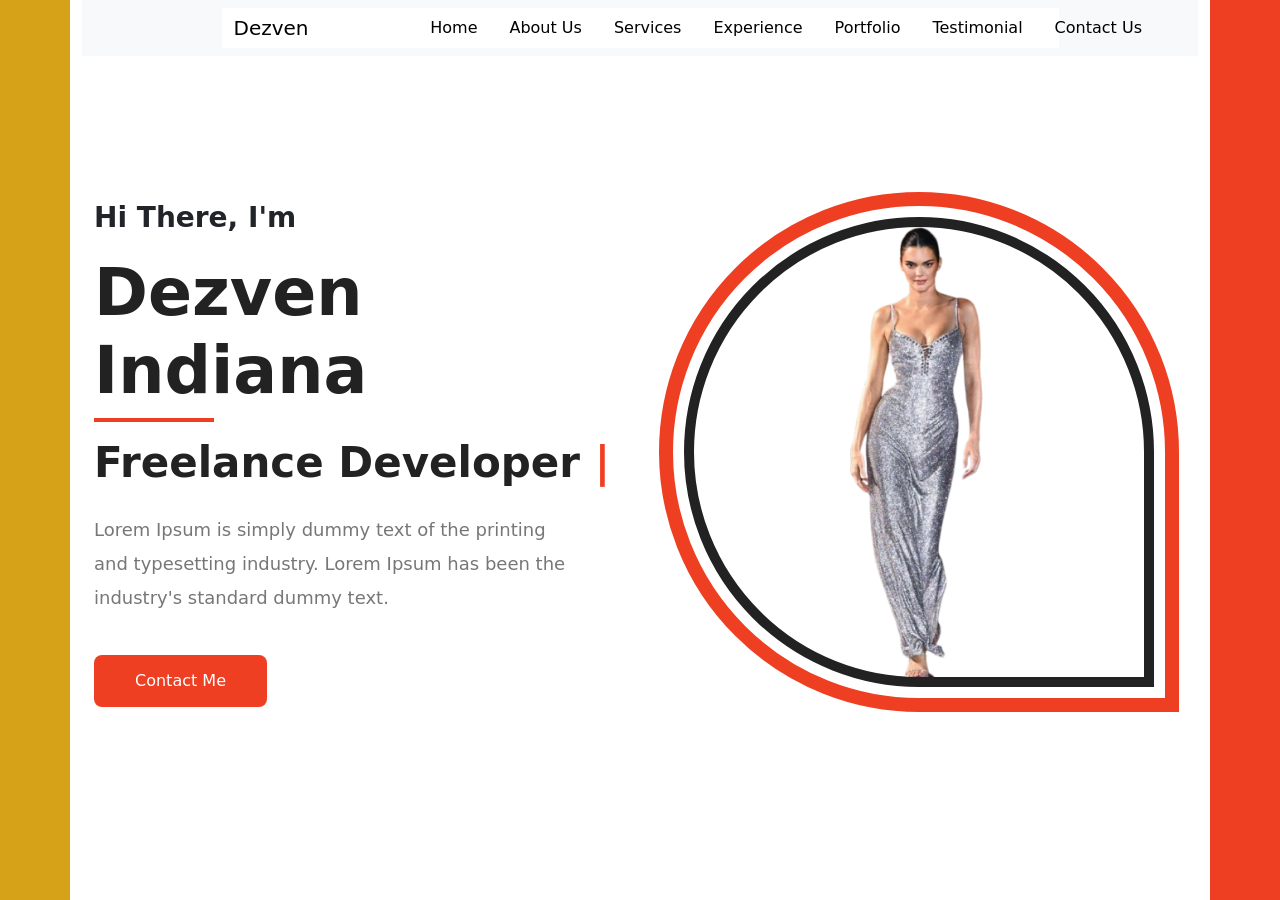
<file: Bootstrap-Final-Exam/index.html>
<!doctype html>
<html lang="en">

<head>
  <meta charset="utf-8">
  <meta name="viewport" content="width=device-width, initial-scale=1">
  <title>Bootstrap demo</title>
  <link href="https://cdn.jsdelivr.net/npm/bootstrap@5.3.8/dist/css/bootstrap.min.css" rel="stylesheet"
    integrity="sha384-sRIl4kxILFvY47J16cr9ZwB07vP4J8+LH7qKQnuqkuIAvNWLzeN8tE5YBujZqJLB" crossorigin="anonymous">

  <link rel="stylesheet" href="./assets/style.css">

</head>

<body>


  <div class="box1 position-absolute top-0 start-0 z-1"></div>
  <div class="box3 position-absolute top-0 end-0"></div>


  <div class="container z-2 position-absolute top-0 bottom-0 start-0 end-0 m-auto bg-white">
    <nav class="navbar navbar-expand-lg bg-body-tertiary container ">
      <div class="container w-75 bg-white">
        <a class="navbar-brand" href="#">Dezven</a>
        <button class="navbar-toggler" type="button" data-bs-toggle="collapse" data-bs-target="#navbarNav"
          aria-controls="navbarNav" aria-expanded="false" aria-label="Toggle navigation">
          <span class="navbar-toggler-icon"></span>
        </button>
        <div class="collapse navbar-collapse end-0 position-absolute" id="navbarNav">
          <ul class="navbar-nav pe-5 gap-3">
            <li class="nav-item">
              <a class="nav-link active" aria-current="page" href="#">Home</a>
            </li>
            <li class="nav-item ">
              <a class="nav-link active" href="#">About Us</a>
            </li>
            <li class="nav-item">
              <a class="nav-link active" href="#">Services </a>
            </li>
            <li class="nav-item">
              <a class="nav-link active"="true">Experience</a>
            </li>
            <li class="nav-item">
              <a class="nav-link active"="true">Portfolio</a>
            </li>
            <li class="nav-item">
              <a class="nav-link active"="true">Testimonial</a>
            </li>
            <li class="nav-item">
              <a class="nav-link active"="true">Contact Us</a>
            </li>
          </ul>
        </div>
      </div>
    </nav>

    <section class="hero-section py-5">
      <div class="container">
        <div class="row align-items-center">

          <!-- Left Content -->
          <div class="col-lg-6">
            <p class="hello">Hi There, I'm</p>

            <h1 class="hero-title">
              Dezven Indiana
            </h1>

            <div class="line mb-3"></div>

            <h3 class="developer">
              Freelance Developer <span>|</span>
            </h3>

            <p class="hero-text mt-4">
              Lorem Ipsum is simply dummy text of the printing and typesetting
              industry. Lorem Ipsum has been the industry's standard dummy text.
            </p>

            <button class="btn contact-btn mt-4">
              Contact Me
            </button>
          </div>

          <!-- Right Image -->
          <div class="col-lg-6 text-center">

            <div class="hero-img">

              <div class="outer-border"></div>

              <div class="img-border ">
                <img src="./assets/img/_-removebg-preview.png" class="img-fluid w-75" alt="">
              </div>

            </div>

          </div>

        </div>
      </div>
    </section>











    <script src="https://cdn.jsdelivr.net/npm/bootstrap@5.3.8/dist/js/bootstrap.bundle.min.js"
      integrity="sha384-FKyoEForCGlyvwx9Hj09JcYn3nv7wiPVlz7YYwJrWVcXK/BmnVDxM+D2scQbITxI"
      crossorigin="anonymous"></script>
</body>

</html>
</file>
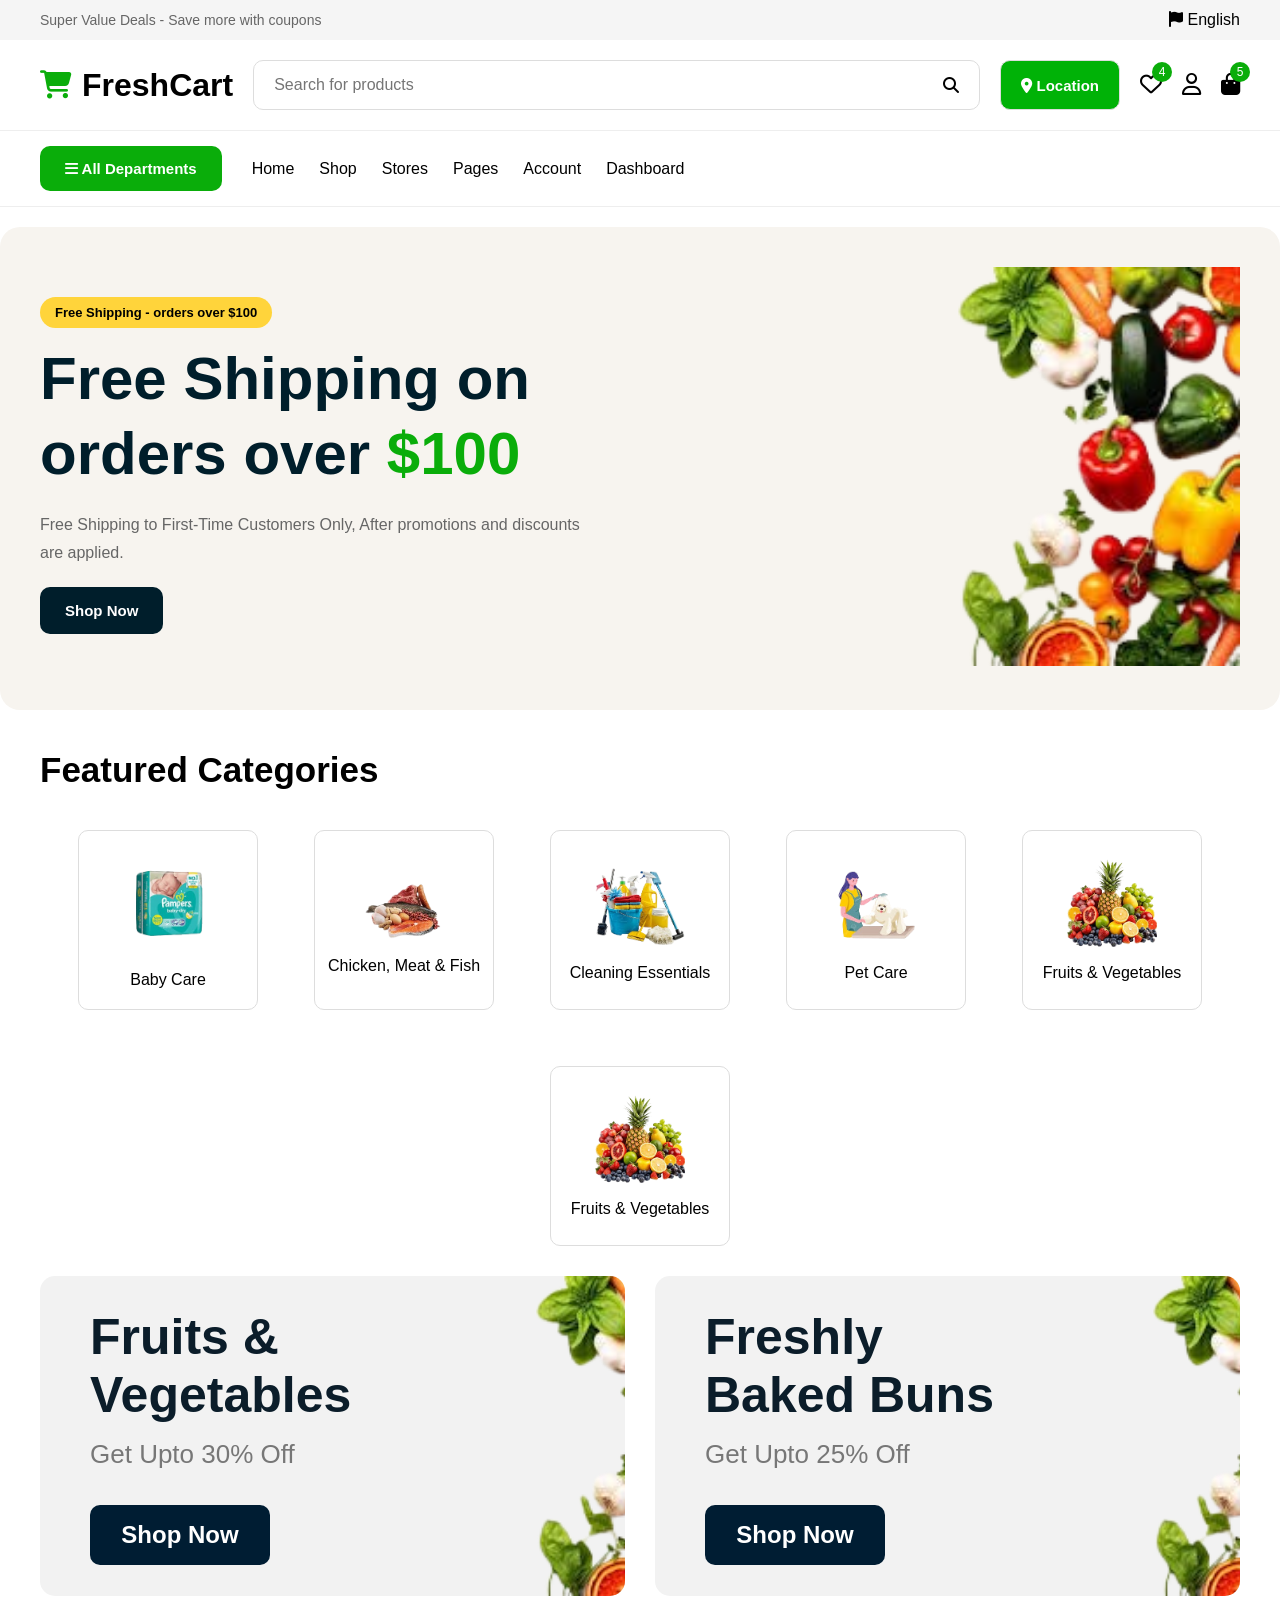
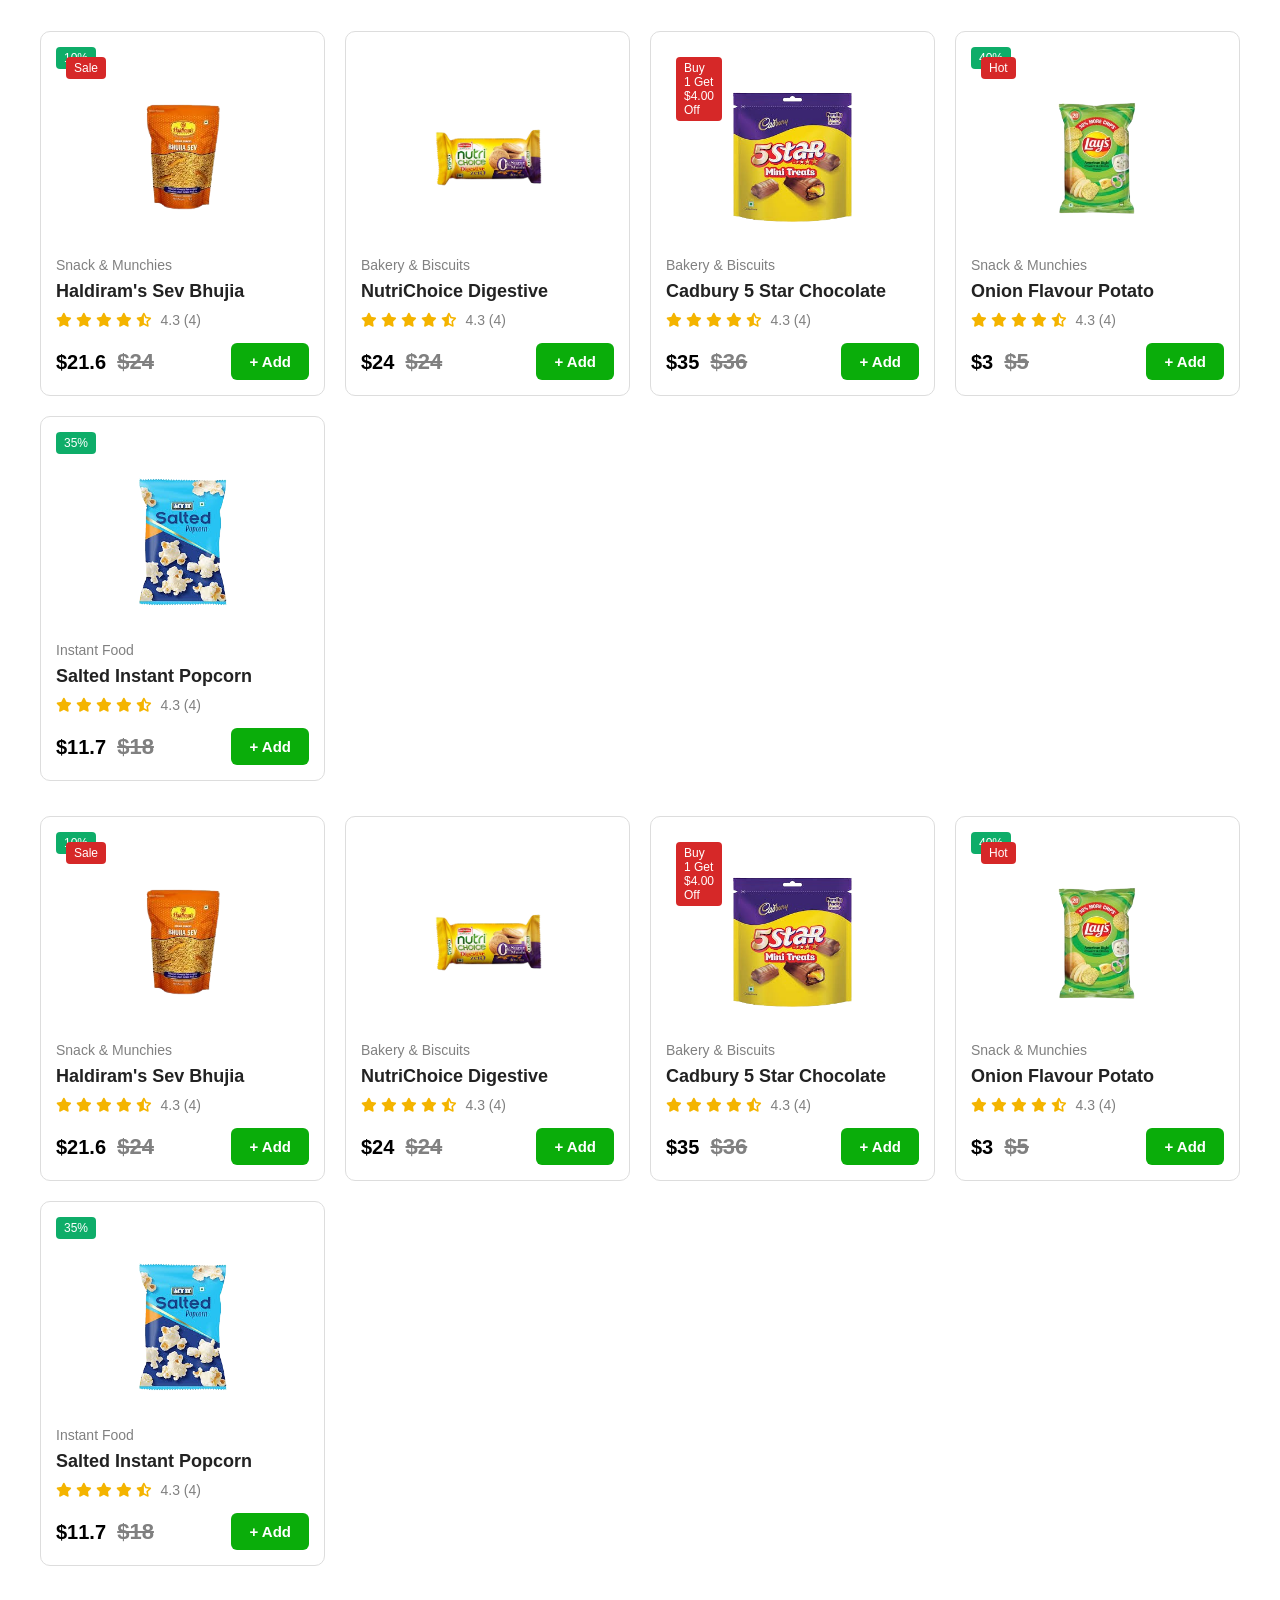
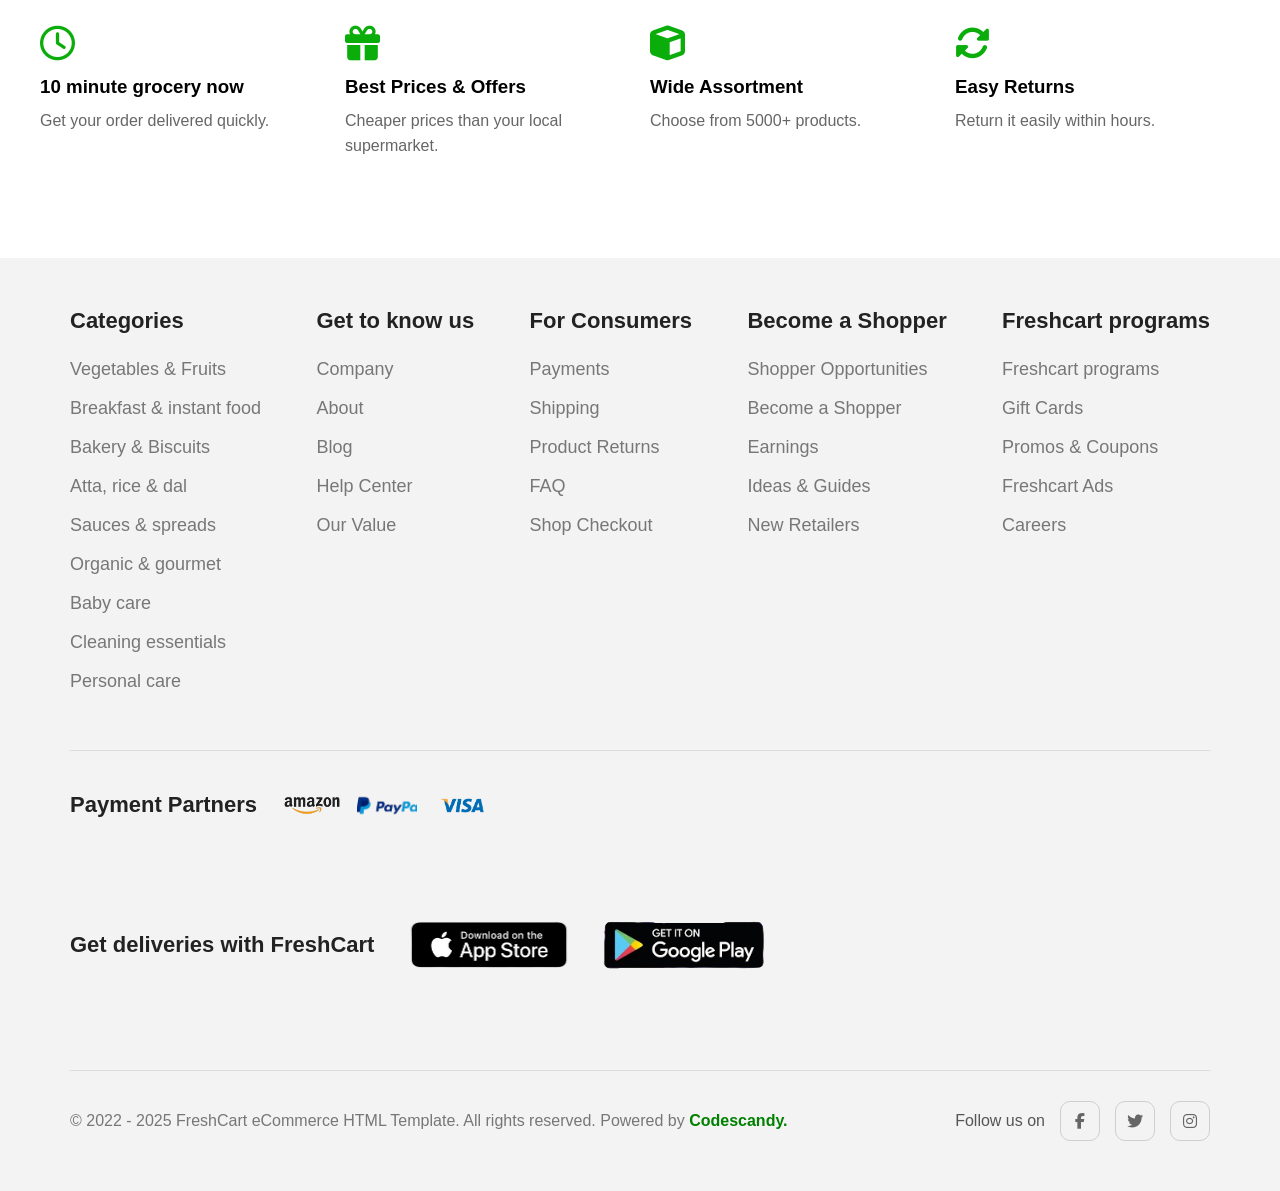
<file: css-project-Freshcard/index.html>
<!DOCTYPE html>
<html lang="en">
<head>
  <meta charset="UTF-8">
  <meta name="viewport" content="width=device-width, initial-scale=1.0">
  <title>FreshCart</title>
  <link rel="stylesheet"
  href="https://cdnjs.cloudflare.com/ajax/libs/font-awesome/6.5.1/css/all.min.css"/>
    <link rel="shortcut icon" href="./image/store.png" type="image/x-icon">
  <!-- CSS -->
  <link rel="stylesheet" href="css/style.css">
</head>
<body>

  <!-- TOP BAR -->

  <div class="top-bar">
    <p>Super Value Deals - Save more with coupons</p>

    <div class="language">
      <i class="fa-solid fa-flag"></i>
      English
    </div>
  </div>



  <!-- HEADER -->

  <header class="header">

    <div class="logo">
      <i class="fa-solid fa-cart-shopping"></i>
      <h2>FreshCart</h2>
    </div>

    <div class="search-box">
      <input type="text" placeholder="Search for products">
      <i class="fa-solid fa-magnifying-glass"></i>
    </div>

    <button class="location-btn">
      <i class="fa-solid fa-location-dot"></i>
      Location
    </button>

    <div class="header-icons">

      <div class="icon-box">
        <i class="fa-regular fa-heart"></i>
        <span>4</span>
      </div>

      <div class="icon-box">
        <i class="fa-regular fa-user"></i>
      </div>

      <div class="icon-box">
        <i class="fa-solid fa-bag-shopping"></i>
        <span>5</span>
      </div>

    </div>

  </header>



  <!-- NAVBAR -->

  <nav class="navbar">

    <button class="department-btn">
      <i class="fa-solid fa-bars"></i>
      All Departments
    </button>

    <ul class="nav-links">
      <li>Home</li>
      <li>Shop</li>
      <li>Stores</li>
      <li>Pages</li>
      <li>Account</li>
      <li>Dashboard</li>
    </ul>

  </nav>



  <!-- HERO SECTION -->

  <section class="hero-section">

    <div class="hero-content">

      <span class="tag">
        Free Shipping - orders over $100
      </span>

      <h1>
        Free Shipping on <br>
        orders over <span>$100</span>
      </h1>

      <p>
        Free Shipping to First-Time Customers Only,
        After promotions and discounts are applied.
      </p>

      <button>Shop Now</button>

    </div>

    <div class="hero-image">
      <img src="./image/images__4_-removebg-preview.png" alt="">
    </div>

  </section>



  <!-- FEATURED CATEGORIES -->

  <section class="category-section">

    <div class="section-title">
      <h2>Featured Categories</h2>
    </div>

    <div class="category-container">

      <div class="category-card">
        <img src="./image/datper.png" alt="">
        <p>Baby Care</p>
      </div>

      <div class="category-card">
        <img src="./image/chekan.png" alt="">
        <p>Chicken, Meat & Fish</p>
      </div>

      <div class="category-card">
        <img src="./image/cleaning essentials.png" alt="">
        <p>Cleaning Essentials</p>
      </div>

      <div class="category-card">
        <img src="./image/pet.png" alt="">
        <p>Pet Care</p>
      </div>

      <div class="category-card">
        <img src="./image/download__3_-removebg-preview.png" alt="">
        <p>Fruits & Vegetables</p>
      </div>
      
      <div class="category-card">
        <img src="./image/download__3_-removebg-preview.png" alt="">
        <p>Fruits & Vegetables</p>
      </div>

    </div>

  </section>

  <section class="banner-section">

    <!-- Left Banner -->
    <div class="banner-box">
        <div class="banner-content">
            <h2>Fruits & Vegetables</h2>
            <p>Get Upto 30% Off</p>
            <button>Shop Now</button>
        </div>

        <div class="banner-img">
            <img src="./image/images__4_-removebg-preview.png" alt="">
        </div>
    </div>

    <!-- Right Banner -->
    <div class="banner-box">
        <div class="banner-content">
            <h2>Freshly Baked Buns</h2>
            <p>Get Upto 25% Off</p>
            <button>Shop Now</button>
        </div>

        <div class="banner-img">
            <img src="./image/images__4_-removebg-preview.png" alt="">
        </div>
    </div>

</section>


  
  <div class="product-container">
  
      <!-- Card 1 -->
      <div class="card">
          <div class="tag-box">
              <span class="sale">Sale</span>
              <span class="discount">10%</span>
          </div>
  
          <div class="product-img">
              <img src="./image/img1.png" alt="">
          </div>
  
          <p class="category">Snack & Munchies</p>
          <h3>Haldiram's Sev Bhujia</h3>
  
          <div class="rating">
              <i class="fa-solid fa-star"></i>
              <i class="fa-solid fa-star"></i>
              <i class="fa-solid fa-star"></i>
              <i class="fa-solid fa-star"></i>
              <i class="fa-solid fa-star-half-stroke"></i>
              <span>4.3 (4)</span>
          </div>
  
          <div class="price-box">
              <div class="price">
                  <span class="new-price">$21.6</span>
                  <span class="old-price">$24</span>
              </div>
  
              <button>+ Add</button>
          </div>
      </div>
  
      <!-- Card 2 -->
      <div class="card">
          <div class="product-img">
              <img src="./image/img2.png" alt="">
          </div>
  
          <p class="category">Bakery & Biscuits</p>
          <h3>NutriChoice Digestive</h3>
  
          <div class="rating">
              <i class="fa-solid fa-star"></i>
              <i class="fa-solid fa-star"></i>
              <i class="fa-solid fa-star"></i>
              <i class="fa-solid fa-star"></i>
              <i class="fa-solid fa-star-half-stroke"></i>
              <span>4.3 (4)</span>
          </div>
  
          <div class="price-box">
              <div class="price">
                  <span class="new-price">$24</span>
                  <span class="old-price">$24</span>
              </div>
  
              <button>+ Add</button>
          </div>
      </div>
  
      <!-- Card 3 -->
      <div class="card">
          <div class="tag-box">
              <span class="sale">Buy 1 Get $4.00 Off</span>
          </div>
  
          <div class="product-img">
              <img src="./image/img3.png" alt="">
          </div>
  
          <p class="category">Bakery & Biscuits</p>
          <h3>Cadbury 5 Star Chocolate</h3>
  
          <div class="rating">
              <i class="fa-solid fa-star"></i>
              <i class="fa-solid fa-star"></i>
              <i class="fa-solid fa-star"></i>
              <i class="fa-solid fa-star"></i>
              <i class="fa-solid fa-star-half-stroke"></i>
              <span>4.3 (4)</span>
          </div>
  
          <div class="price-box">
              <div class="price">
                  <span class="new-price">$35</span>
                  <span class="old-price">$36</span>
              </div>
  
              <button>+ Add</button>
          </div>
      </div>
  
      <!-- Card 4 -->
      <div class="card">
          <div class="tag-box">
              <span class="sale">Hot</span>
              <span class="discount">40%</span>
          </div>
  
          <div class="product-img">
              <img src="./image/download__6_-removebg-preview.png" alt="">
          </div>
  
          <p class="category">Snack & Munchies</p>
          <h3>Onion Flavour Potato</h3>
  
          <div class="rating">
              <i class="fa-solid fa-star"></i>
              <i class="fa-solid fa-star"></i>
              <i class="fa-solid fa-star"></i>
              <i class="fa-solid fa-star"></i>
              <i class="fa-solid fa-star-half-stroke"></i>
              <span>4.3 (4)</span>
          </div>
  
          <div class="price-box">
              <div class="price">
                  <span class="new-price">$3</span>
                  <span class="old-price">$5</span>
              </div>
  
              <button>+ Add</button>
          </div>
      </div>
  
      <!-- Card 5 -->
      <div class="card">
          <div class="tag-box">
              <span class="discount">35%</span>
          </div>
  
          <div class="product-img">
              <img src="./image/download__7_-removebg-preview.png" alt="">
          </div>
  
          <p class="category">Instant Food</p>
          <h3>Salted Instant Popcorn</h3>
  
          <div class="rating">
              <i class="fa-solid fa-star"></i>
              <i class="fa-solid fa-star"></i>
              <i class="fa-solid fa-star"></i>
              <i class="fa-solid fa-star"></i>
              <i class="fa-solid fa-star-half-stroke"></i>
              <span>4.3 (4)</span>
          </div>
  
          <div class="price-box">
              <div class="price">
                  <span class="new-price">$11.7</span>
                  <span class="old-price">$18</span>
              </div>
  
              <button>+ Add</button>
          </div>
      </div>
  
  </div>
  <div class="product-container">
  
    <!-- Card 1 -->
    <div class="card">
        <div class="tag-box">
            <span class="sale">Sale</span>
            <span class="discount">10%</span>
        </div>

        <div class="product-img">
            <img src="./image/img1.png" alt="">
        </div>

        <p class="category">Snack & Munchies</p>
        <h3>Haldiram's Sev Bhujia</h3>

        <div class="rating">
            <i class="fa-solid fa-star"></i>
            <i class="fa-solid fa-star"></i>
            <i class="fa-solid fa-star"></i>
            <i class="fa-solid fa-star"></i>
            <i class="fa-solid fa-star-half-stroke"></i>
            <span>4.3 (4)</span>
        </div>

        <div class="price-box">
            <div class="price">
                <span class="new-price">$21.6</span>
                <span class="old-price">$24</span>
            </div>

            <button>+ Add</button>
        </div>
    </div>

    <!-- Card 2 -->
    <div class="card">
        <div class="product-img">
            <img src="./image/img2.png" alt="">
        </div>

        <p class="category">Bakery & Biscuits</p>
        <h3>NutriChoice Digestive</h3>

        <div class="rating">
            <i class="fa-solid fa-star"></i>
            <i class="fa-solid fa-star"></i>
            <i class="fa-solid fa-star"></i>
            <i class="fa-solid fa-star"></i>
            <i class="fa-solid fa-star-half-stroke"></i>
            <span>4.3 (4)</span>
        </div>

        <div class="price-box">
            <div class="price">
                <span class="new-price">$24</span>
                <span class="old-price">$24</span>
            </div>

            <button>+ Add</button>
        </div>
    </div>

    <!-- Card 3 -->
    <div class="card">
        <div class="tag-box">
            <span class="sale">Buy 1 Get $4.00 Off</span>
        </div>

        <div class="product-img">
            <img src="./image/img3.png" alt="">
        </div>

        <p class="category">Bakery & Biscuits</p>
        <h3>Cadbury 5 Star Chocolate</h3>

        <div class="rating">
            <i class="fa-solid fa-star"></i>
            <i class="fa-solid fa-star"></i>
            <i class="fa-solid fa-star"></i>
            <i class="fa-solid fa-star"></i>
            <i class="fa-solid fa-star-half-stroke"></i>
            <span>4.3 (4)</span>
        </div>

        <div class="price-box">
            <div class="price">
                <span class="new-price">$35</span>
                <span class="old-price">$36</span>
            </div>

            <button>+ Add</button>
        </div>
    </div>

    <!-- Card 4 -->
    <div class="card">
        <div class="tag-box">
            <span class="sale">Hot</span>
            <span class="discount">40%</span>
        </div>

        <div class="product-img">
            <img src="./image/download__6_-removebg-preview.png" alt="">
        </div>

        <p class="category">Snack & Munchies</p>
        <h3>Onion Flavour Potato</h3>

        <div class="rating">
            <i class="fa-solid fa-star"></i>
            <i class="fa-solid fa-star"></i>
            <i class="fa-solid fa-star"></i>
            <i class="fa-solid fa-star"></i>
            <i class="fa-solid fa-star-half-stroke"></i>
            <span>4.3 (4)</span>
        </div>

        <div class="price-box">
            <div class="price">
                <span class="new-price">$3</span>
                <span class="old-price">$5</span>
            </div>

            <button>+ Add</button>
        </div>
    </div>

    <!-- Card 5 -->
    <div class="card">
        <div class="tag-box">
            <span class="discount">35%</span>
        </div>

        <div class="product-img">
            <img src="./image/download__7_-removebg-preview.png" alt="">
        </div>

        <p class="category">Instant Food</p>
        <h3>Salted Instant Popcorn</h3>

        <div class="rating">
            <i class="fa-solid fa-star"></i>
            <i class="fa-solid fa-star"></i>
            <i class="fa-solid fa-star"></i>
            <i class="fa-solid fa-star"></i>
            <i class="fa-solid fa-star-half-stroke"></i>
            <span>4.3 (4)</span>
        </div>

        <div class="price-box">
            <div class="price">
                <span class="new-price">$11.7</span>
                <span class="old-price">$18</span>
            </div>

            <button>+ Add</button>
        </div>
    </div>

</div>


  <!-- FEATURES -->

  <section class="features">

    <div class="feature-box">
      <i class="fa-regular fa-clock"></i>
      <h3>10 minute grocery now</h3>
      <p>Get your order delivered quickly.</p>
    </div>

    <div class="feature-box">
      <i class="fa-solid fa-gift"></i>
      <h3>Best Prices & Offers</h3>
      <p>Cheaper prices than your local supermarket.</p>
    </div>

    <div class="feature-box">
      <i class="fa-solid fa-cube"></i>
      <h3>Wide Assortment</h3>
      <p>Choose from 5000+ products.</p>
    </div>

    <div class="feature-box">
      <i class="fa-solid fa-rotate"></i>
      <h3>Easy Returns</h3>
      <p>Return it easily within hours.</p>
    </div>

  </section>

  <footer class="footer">

    <!-- Top Footer -->
    <div class="footer-top">

      <!-- Categories -->
      <div class="footer-column">
        <h3>Categories</h3>

        <div class="category-box">

          <ul>
            <li><a href="#">Vegetables & Fruits</a></li>
            <li><a href="#">Breakfast & instant food</a></li>
            <li><a href="#">Bakery & Biscuits</a></li>
            <li><a href="#">Atta, rice & dal</a></li>
            <li><a href="#">Sauces & spreads</a></li>
            <li><a href="#">Organic & gourmet</a></li>
            <li><a href="#">Baby care</a></li>
            <li><a href="#">Cleaning essentials</a></li>
            <li><a href="#">Personal care</a></li>
          </ul>

        </div>
      </div>

      <!-- Get to know us -->
      <div class="footer-column">
        <h3>Get to know us</h3>

        <ul>
          <li><a href="#">Company</a></li>
          <li><a href="#">About</a></li>
          <li><a href="#">Blog</a></li>
          <li><a href="#">Help Center</a></li>
          <li><a href="#">Our Value</a></li>
        </ul>
      </div>

      <!-- Consumers -->
      <div class="footer-column">
        <h3>For Consumers</h3>

        <ul>
          <li><a href="#">Payments</a></li>
          <li><a href="#">Shipping</a></li>
          <li><a href="#">Product Returns</a></li>
          <li><a href="#">FAQ</a></li>
          <li><a href="#">Shop Checkout</a></li>
        </ul>
      </div>

      <!-- Shopper -->
      <div class="footer-column">
        <h3>Become a Shopper</h3>

        <ul>
          <li><a href="#">Shopper Opportunities</a></li>
          <li><a href="#">Become a Shopper</a></li>
          <li><a href="#">Earnings</a></li>
          <li><a href="#">Ideas & Guides</a></li>
          <li><a href="#">New Retailers</a></li>
        </ul>
      </div>

      <!-- Programs -->
      <div class="footer-column">
        <h3>Freshcart programs</h3>

        <ul>
          <li><a href="#">Freshcart programs</a></li>
          <li><a href="#">Gift Cards</a></li>
          <li><a href="#">Promos & Coupons</a></li>
          <li><a href="#">Freshcart Ads</a></li>
          <li><a href="#">Careers</a></li>
        </ul>
      </div>

    </div>

    <!-- Payment Section -->
    <div class="payment-section">

      <div class="payment-left">
        <h4>Payment Partners</h4>

        <div class="payment-icons">
          <img src="./image/download__8_-removebg-preview.png" alt="">
          <img src="./image/download__9_-removebg-preview.png" alt="">
          <img src="./image/visa-logo-visa-icon-transparent-free-png.webp" alt="">
        </div>
      </div>

      <div class="payment-right">
        <h4>Get deliveries with FreshCart</h4>

        <div class="app-btn">
          <img src="./image/images-removebg-preview (1).png" alt="">
          <img src="./image/download-removebg-preview (3).png" alt="">
        </div>
      </div>

    </div>

    <!-- Bottom Footer -->
    <div class="footer-bottom">

      <p>
        © 2022 - 2025 FreshCart eCommerce HTML Template.
        All rights reserved. Powered by
        <span>Codescandy.</span>
      </p>

      <div class="social-icons">
        <span>Follow us on</span>

        <a href="#"><i class="fa-brands fa-facebook-f"></i></a>
        <a href="#"><i class="fa-brands fa-twitter"></i></a>
        <a href="#"><i class="fa-brands fa-instagram"></i></a>
      </div>

    </div>

  </footer>



</body>
</html>
</file>
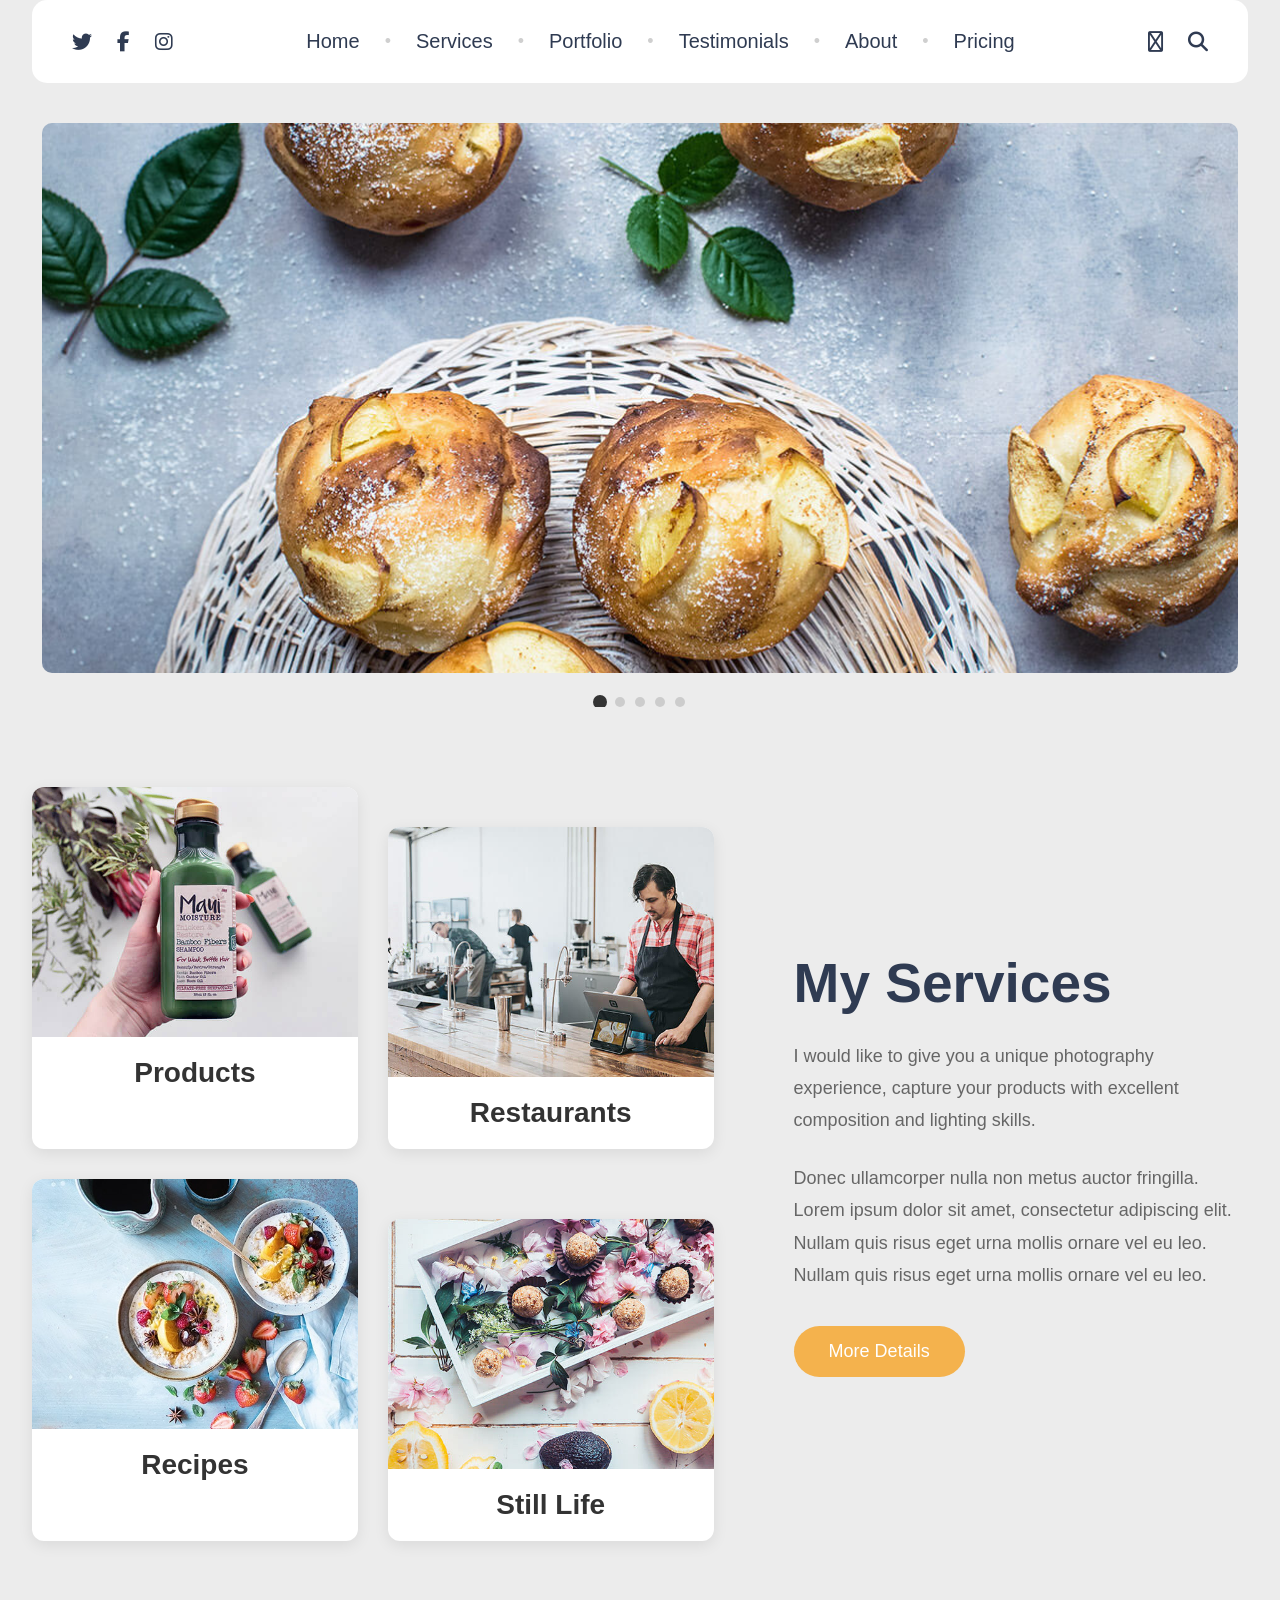
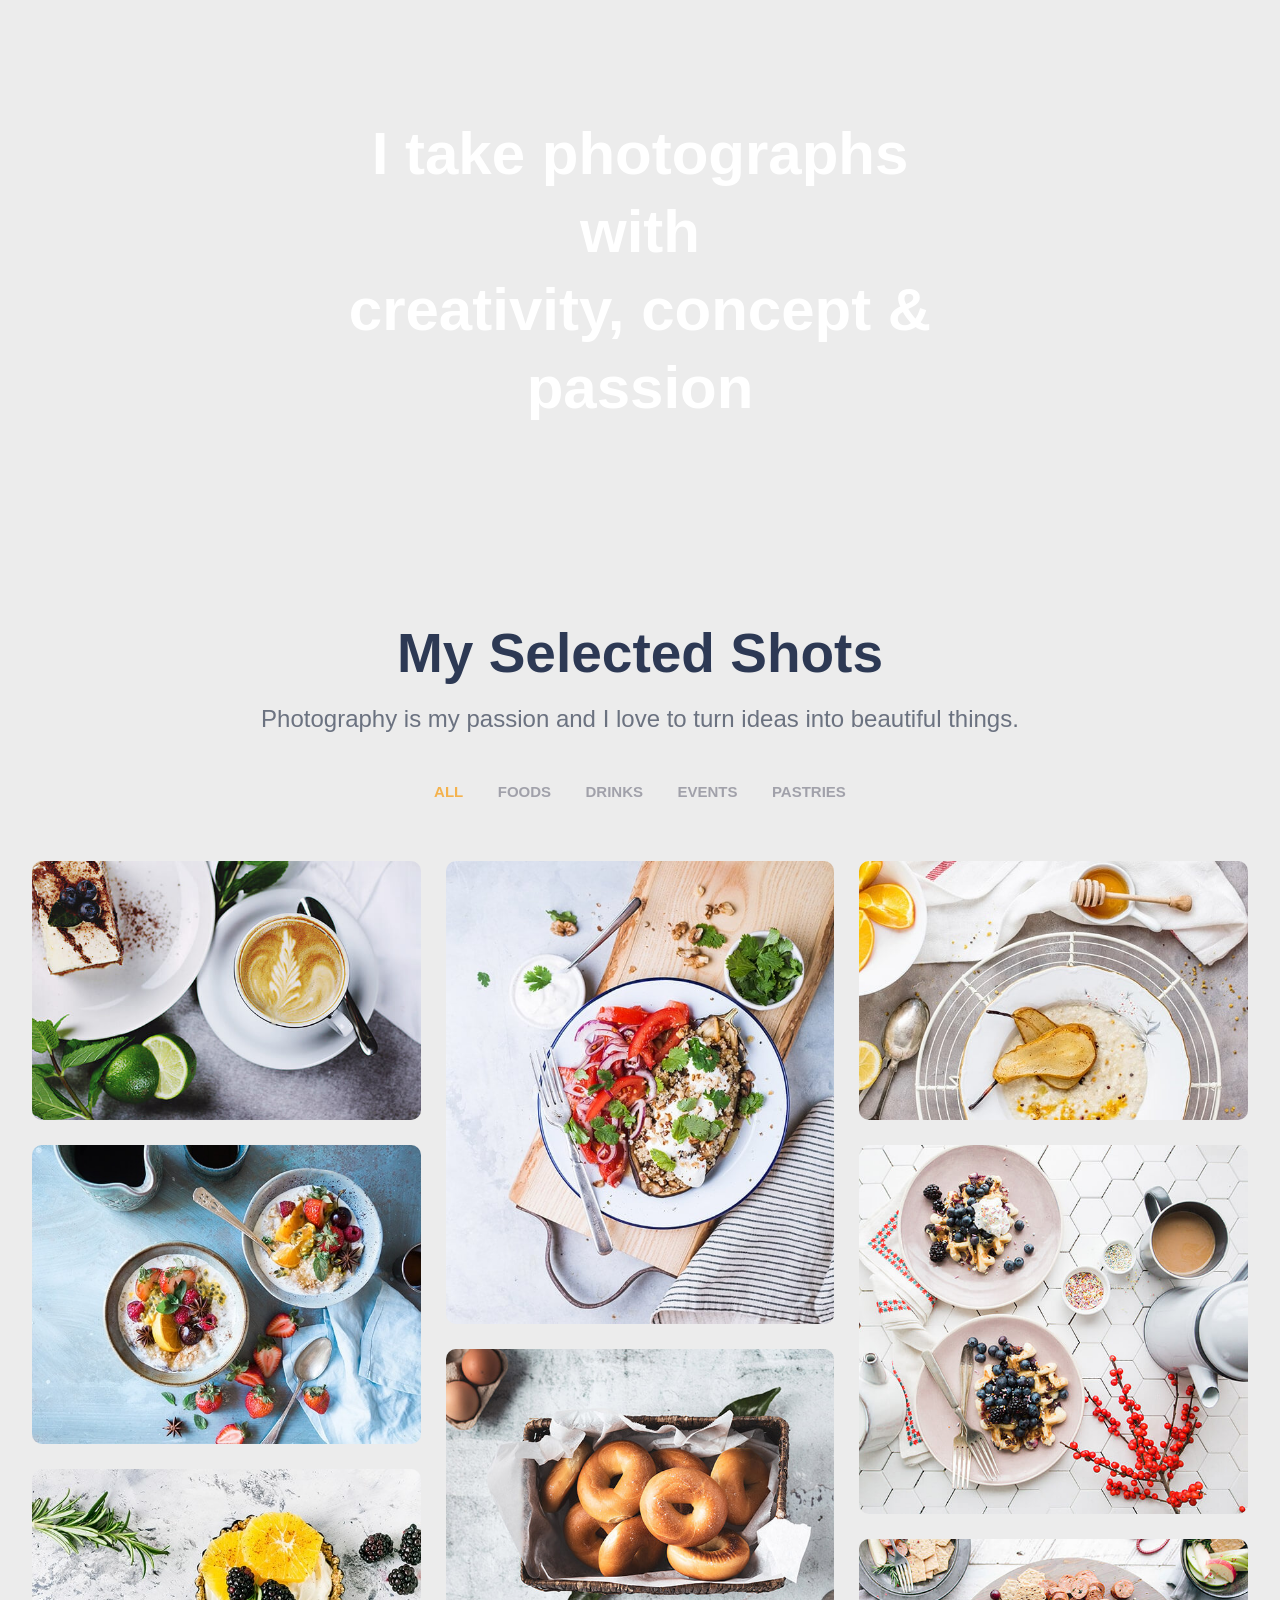
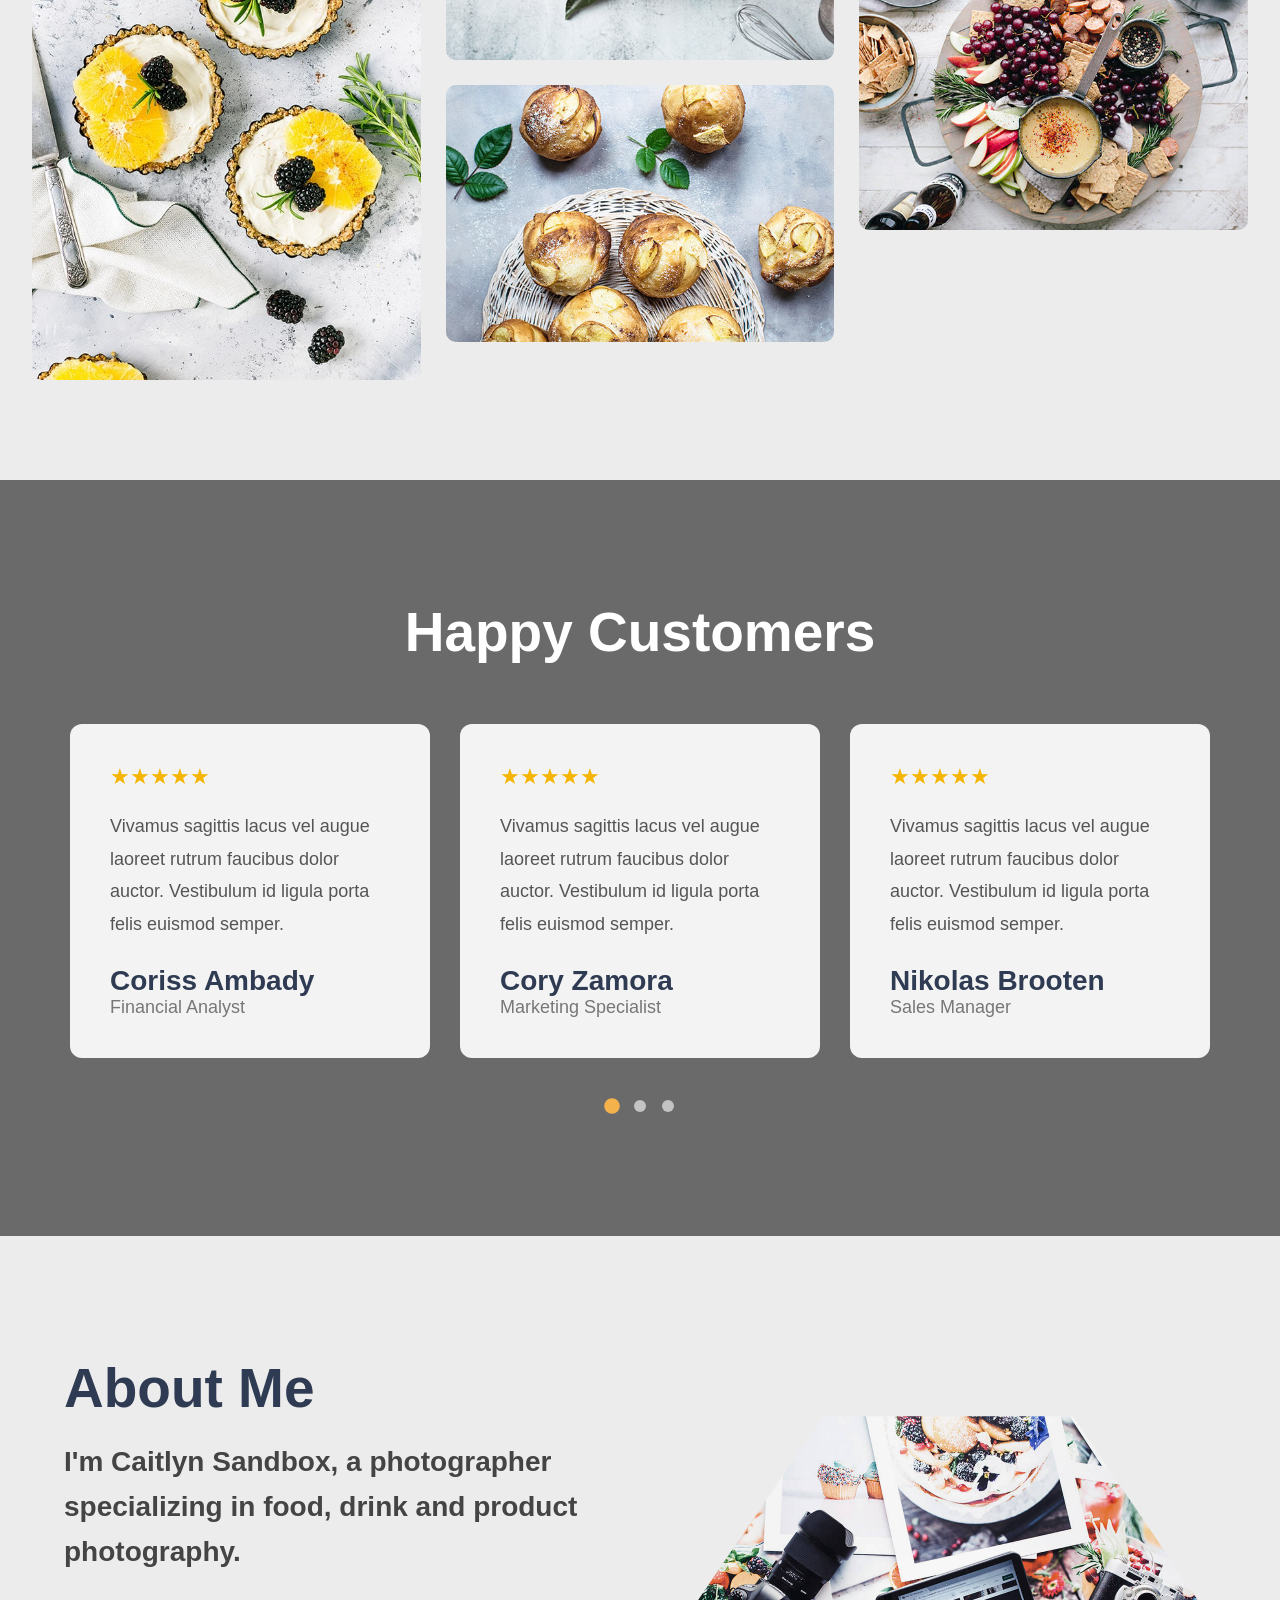
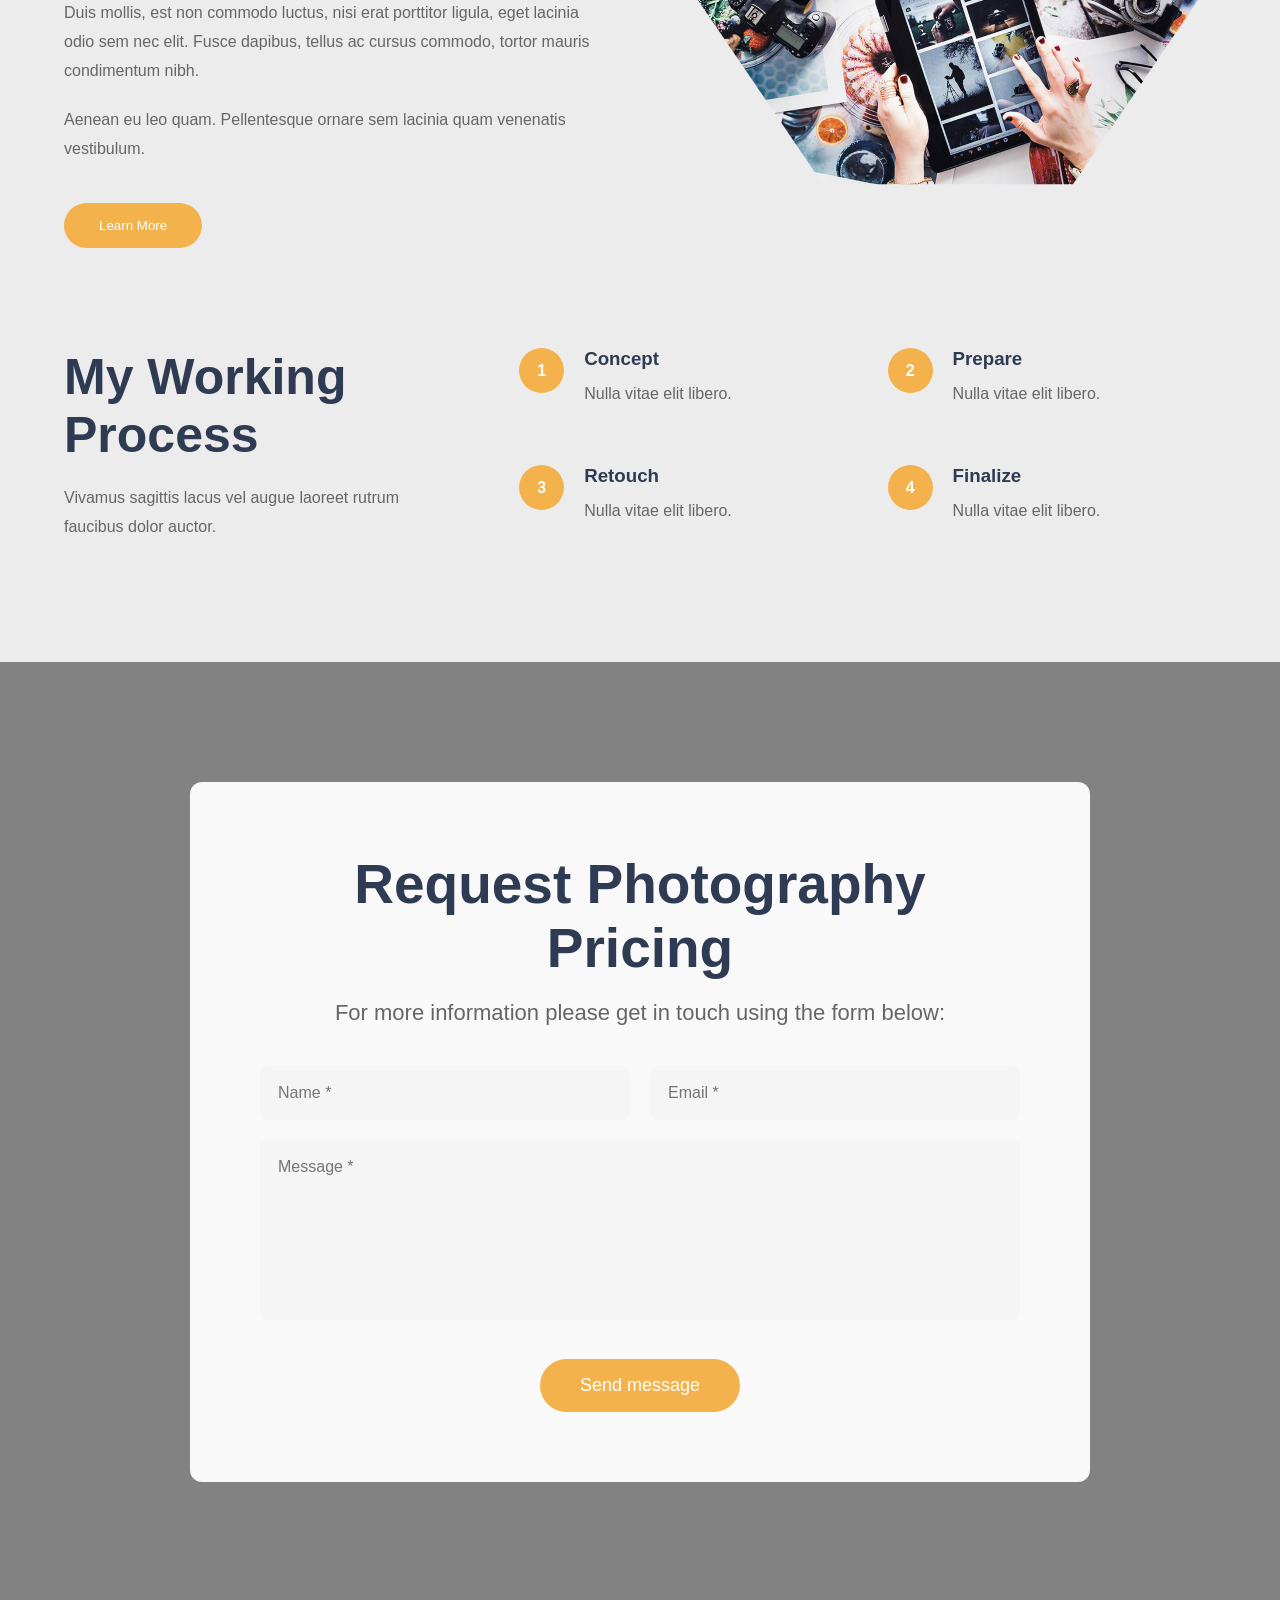
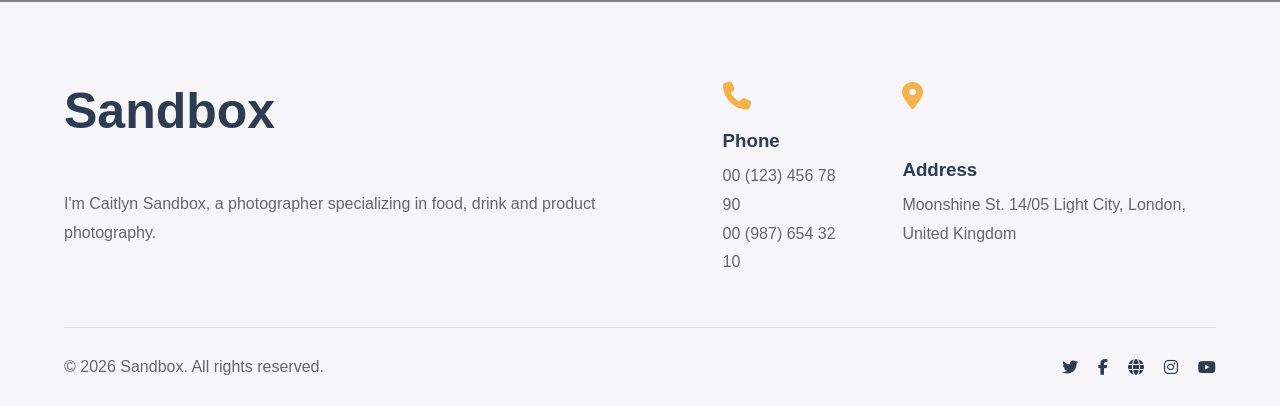
<file: media-project 2/index.html>
<!doctype html>
<html lang="en">
  <head>
    <meta charset="UTF-8" />
    <meta name="viewport" content="width=device-width, initial-scale=1.0" />
    <title>Navbar Design</title>
    <link
      rel="stylesheet"
      href="https://cdnjs.cloudflare.com/ajax/libs/font-awesome/6.5.1/css/all.min.css"
    />

    <link rel="stylesheet" href="./css/style.css" />
    <link rel="stylesheet" href="./css/media.css" />
  </head>

  <body>
    <header>
      <div class="navbar">
        <!-- Mobile Toggle -->

        <input type="checkbox" id="nav-toggle" />

        <label for="nav-toggle" class="menu-toggle">
          <i class="fa-solid fa-bars"></i>
        </label>

        <!-- Left Icons -->

        <div class="social-icons">
          <i class="fa-brands fa-twitter"></i>
          <i class="fa-brands fa-facebook-f"></i>
          <i class="fa-brands fa-instagram"></i>
        </div>

        <!-- Menu -->

        <div class="menu">
          <a href="#">Home</a>
          <span class="dot">•</span>

          <a href="#">Services</a>
          <span class="dot">•</span>

          <a href="#">Portfolio</a>
          <span class="dot">•</span>

          <a href="#">Testimonials</a>
          <span class="dot">•</span>

          <a href="#">About</a>
          <span class="dot">•</span>

          <a href="#">Pricing</a>
        </div>

        <!-- Right Icons -->

        <div class="right-icons">
          <i class="fa-regular fa-circle-info"></i>
          <i class="fa-solid fa-magnifying-glass"></i>
        </div>
      </div>
    </header>

    <!-- hero section -->
    <section>
      <div class="slider">
        <input type="radio" name="slide" id="slide1" checked />
        <input type="radio" name="slide" id="slide2" />
        <input type="radio" name="slide" id="slide3" />
        <input type="radio" name="slide" id="slide4" />
        <input type="radio" name="slide" id="slide5" />

        <div class="slides">
          <div class="slide">
            <img src="./assets/asset-1.jpeg" alt="" />
          </div>

          <div class="slide">
            <img src="./assets/asset 2.jpeg" alt="" />
          </div>

          <div class="slide">
            <img src="./assets/asset 3.jpeg" alt="" />
          </div>

          <div class="slide">
            <img src="./assets/asset 4.jpeg" alt="" />
          </div>

          <div class="slide">
            <img src="./assets/asset 5.jpeg" alt="" />
          </div>
        </div>

        <div class="dots">
          <label for="slide1"></label>
          <label for="slide2"></label>
          <label for="slide3"></label>
          <label for="slide4"></label>
          <label for="slide5"></label>
        </div>
      </div>
    </section>

    <!-- second section -->
    <section class="services-section">
      <div class="left-side">
        <div class="card">
          <img src="./assets/asset 7.jpeg" alt="" />
          <h3>Products</h3>
        </div>

        <div class="card top-space">
          <img src="./assets/asset 9.jpeg" alt="" />
          <h3>Restaurants</h3>
        </div>

        <div class="card">
          <img src="./assets/asset 8.jpeg" alt="" />
          <h3>Recipes</h3>
        </div>

        <div class="card top-space">
          <img src="./assets/asset 10.jpeg" alt="" />
          <h3>Still Life</h3>
        </div>
      </div>

      <div class="right-side">
        <h1>My Services</h1>

        <p class="subtitle">
          I would like to give you a unique photography experience, capture your
          products with excellent composition and lighting skills.
        </p>

        <p>
          Donec ullamcorper nulla non metus auctor fringilla. Lorem ipsum dolor
          sit amet, consectetur adipiscing elit. Nullam quis risus eget urna
          mollis ornare vel eu leo. Nullam quis risus eget urna mollis ornare
          vel eu leo.
        </p>

        <button>More Details</button>
      </div>
    </section>

    <!-- 3 section -->
    <section class="banner">
      <div class="overlay">
        <h1>
          I take photographs with <br />
          creativity, concept & passion
        </h1>
      </div>
    </section>

    <!-- 4 section -->
    <section class="portfolio">
      <div class="title">
        <h2>My Selected Shots</h2>
        <p>
          Photography is my passion and I love to turn ideas into beautiful
          things.
        </p>

        <ul class="filter">
          <li class="active">ALL</li>
          <li>FOODS</li>
          <li>DRINKS</li>
          <li>EVENTS</li>
          <li>PASTRIES</li>
        </ul>
      </div>

      <div class="gallery">
        <div class="item">
          <img src="./assets/asset 11.jpeg" />
        </div>

        <div class="item">
          <img src="./assets/asset 12.jpeg" />
        </div>

        <div class="item">
          <img src="./assets/asset 13.jpeg" />
        </div>

        <div class="item">
          <img src="./assets/asset 14.jpeg" />
        </div>

        <div class="item">
          <img src="./assets/asset 15.jpeg" />
        </div>

        <div class="item">
          <img src="./assets/asset 16.jpeg" />
        </div>

        <div class="item">
          <img src="./assets/asset 17.jpeg" />
        </div>

        <div class="item">
          <img src="./assets/asset 18.jpeg" />
        </div>

        <div class="item">
          <img src="./assets/asset 19.jpeg" />
        </div>
      </div>
    </section>
    <!-- 5 section -->
    <section class="testimonial-section">
      <input type="radio" name="testimonial" id="s1" checked />
      <input type="radio" name="testimonial" id="s2" />
      <input type="radio" name="testimonial" id="s3" />

      <div class="testimonial-overlay"></div>

      <h2>Happy Customers</h2>

      <div class="testimonial-slider">
        <div class="testimonial-slide">
          <div class="testimonial-card">
            <div class="stars">★★★★★</div>

            <p>
              Vivamus sagittis lacus vel augue laoreet rutrum faucibus dolor
              auctor. Vestibulum id ligula porta felis euismod semper.
            </p>

            <h3>Coriss Ambady</h3>
            <span>Financial Analyst</span>
          </div>

          <div class="testimonial-card">
            <div class="stars">★★★★★</div>

            <p>
              Vivamus sagittis lacus vel augue laoreet rutrum faucibus dolor
              auctor. Vestibulum id ligula porta felis euismod semper.
            </p>

            <h3>Cory Zamora</h3>
            <span>Marketing Specialist</span>
          </div>

          <div class="testimonial-card">
            <div class="stars">★★★★★</div>

            <p>
              Vivamus sagittis lacus vel augue laoreet rutrum faucibus dolor
              auctor. Vestibulum id ligula porta felis euismod semper.
            </p>

            <h3>Nikolas Brooten</h3>
            <span>Sales Manager</span>
          </div>
        </div>

        <div class="testimonial-slide">
          <div class="testimonial-card">
            <div class="stars">★★★★★</div>

            <p>
              Vivamus sagittis lacus vel augue laoreet rutrum faucibus dolor
              auctor. Vestibulum id ligula porta felis euismod semper.
            </p>

            <h3>Jackie Sanders</h3>
            <span>Investment Planner</span>
          </div>

          <div class="testimonial-card">
            <div class="stars">★★★★★</div>

            <p>
              Vivamus sagittis lacus vel augue laoreet rutrum faucibus dolor
              auctor. Vestibulum id ligula porta felis euismod semper.
            </p>

            <h3>Laura Widerski</h3>
            <span>Sales Specialist</span>
          </div>

          <div class="testimonial-card">
            <div class="stars">★★★★★</div>

            <p>
              Vivamus sagittis lacus vel augue laoreet rutrum faucibus dolor
              auctor. Vestibulum id ligula porta felis euismod semper.
            </p>

            <h3>John Doe</h3>
            <span>UI Designer</span>
          </div>
        </div>

        <div class="testimonial-slide">
          <div class="testimonial-card">
            <div class="stars">★★★★★</div>

            <p>
              Vivamus sagittis lacus vel augue laoreet rutrum faucibus dolor
              auctor. Vestibulum id ligula porta felis euismod semper.
            </p>

            <h3>William Smith</h3>
            <span>Web Developer</span>
          </div>

          <div class="testimonial-card">
            <div class="stars">★★★★★</div>

            <p>
              Vivamus sagittis lacus vel augue laoreet rutrum faucibus dolor
              auctor. Vestibulum id ligula porta felis euismod semper.
            </p>

            <h3>Emma Watson</h3>
            <span>Project Manager</span>
          </div>

          <div class="testimonial-card">
            <div class="stars">★★★★★</div>

            <p>
              Vivamus sagittis lacus vel augue laoreet rutrum faucibus dolor
              auctor. Vestibulum id ligula porta felis euismod semper.
            </p>

            <h3>Olivia Brown</h3>
            <span>CEO</span>
          </div>
        </div>
      </div>

      <div class="testimonial-dots">
        <label for="s1"></label>
        <label for="s2"></label>
        <label for="s3"></label>
      </div>
    </section>

    <!-- section -->
    <section class="about-section">
      <div class="about-container">
        <div class="about-content">
          <h2>About Me</h2>

          <h3>
            I'm Caitlyn Sandbox, a photographer specializing in food, drink and
            product photography.
          </h3>

          <p>
            Duis mollis, est non commodo luctus, nisi erat porttitor ligula,
            eget lacinia odio sem nec elit. Fusce dapibus, tellus ac cursus
            commodo, tortor mauris condimentum nibh.
          </p>

          <p>
            Aenean eu leo quam. Pellentesque ornare sem lacinia quam venenatis
            vestibulum.
          </p>

          <button>Learn More</button>
        </div>

        <div class="about-image">
          <img src="./assets/asset 24.jpeg" alt="About" />
        </div>
      </div>

      <!-- WORK PROCESS -->

      <div class="process-container">
        <div class="process-left">
          <h2>My Working Process</h2>

          <p>
            Vivamus sagittis lacus vel augue laoreet rutrum faucibus dolor
            auctor.
          </p>
        </div>

        <div class="process-right">
          <div class="process-box">
            <span>1</span>
            <div>
              <h3>Concept</h3>
              <p>Nulla vitae elit libero.</p>
            </div>
          </div>

          <div class="process-box">
            <span>2</span>
            <div>
              <h3>Prepare</h3>
              <p>Nulla vitae elit libero.</p>
            </div>
          </div>

          <div class="process-box">
            <span>3</span>
            <div>
              <h3>Retouch</h3>
              <p>Nulla vitae elit libero.</p>
            </div>
          </div>

          <div class="process-box">
            <span>4</span>
            <div>
              <h3>Finalize</h3>
              <p>Nulla vitae elit libero.</p>
            </div>
          </div>
        </div>
      </div>
    </section>

    <section class="pricing-section">
      <div class="pricing-overlay"></div>

      <div class="pricing-box">
        <h2>Request Photography Pricing</h2>

        <p>For more information please get in touch using the form below:</p>

        <form>
          <div class="form-row">
            <input type="text" placeholder="Name *" required />

            <input type="email" placeholder="Email *" required />
          </div>

          <textarea placeholder="Message *" required></textarea>

          <button type="submit">Send message</button>
        </form>
      </div>
    </section>

    <footer>
      <div class="footer-container">
        <div class="footer-col">
          <h2>Sandbox</h2>
          <p>
            I'm Caitlyn Sandbox, a photographer specializing in food, drink and
            product photography.
          </p>
        </div>

        <div class="footer-col">
          <i class="fa-solid fa-phone"></i>

          <div>
            <h3>Phone</h3>

            <p>00 (123) 456 78 90</p>
            <p>00 (987) 654 32 10</p>
          </div>
        </div>

        <div class="footer-col">
          <i class="fa-solid fa-location-dot"></i>

          <div>
            <h3>Address</h3>

            <p>Moonshine St. 14/05 Light City, London, United Kingdom</p>
          </div>
        </div>
      </div>

      <hr />

      <div class="footer-bottom">
        <p>© 2026 Sandbox. All rights reserved.</p>

        <div class="footer-social">
          <i class="fa-brands fa-twitter"></i>
          <i class="fa-brands fa-facebook-f"></i>
          <i class="fa-solid fa-globe"></i>
          <i class="fa-brands fa-instagram"></i>
          <i class="fa-brands fa-youtube"></i>
        </div>
      </div>
    </footer>
  </body>
</html>
</file>
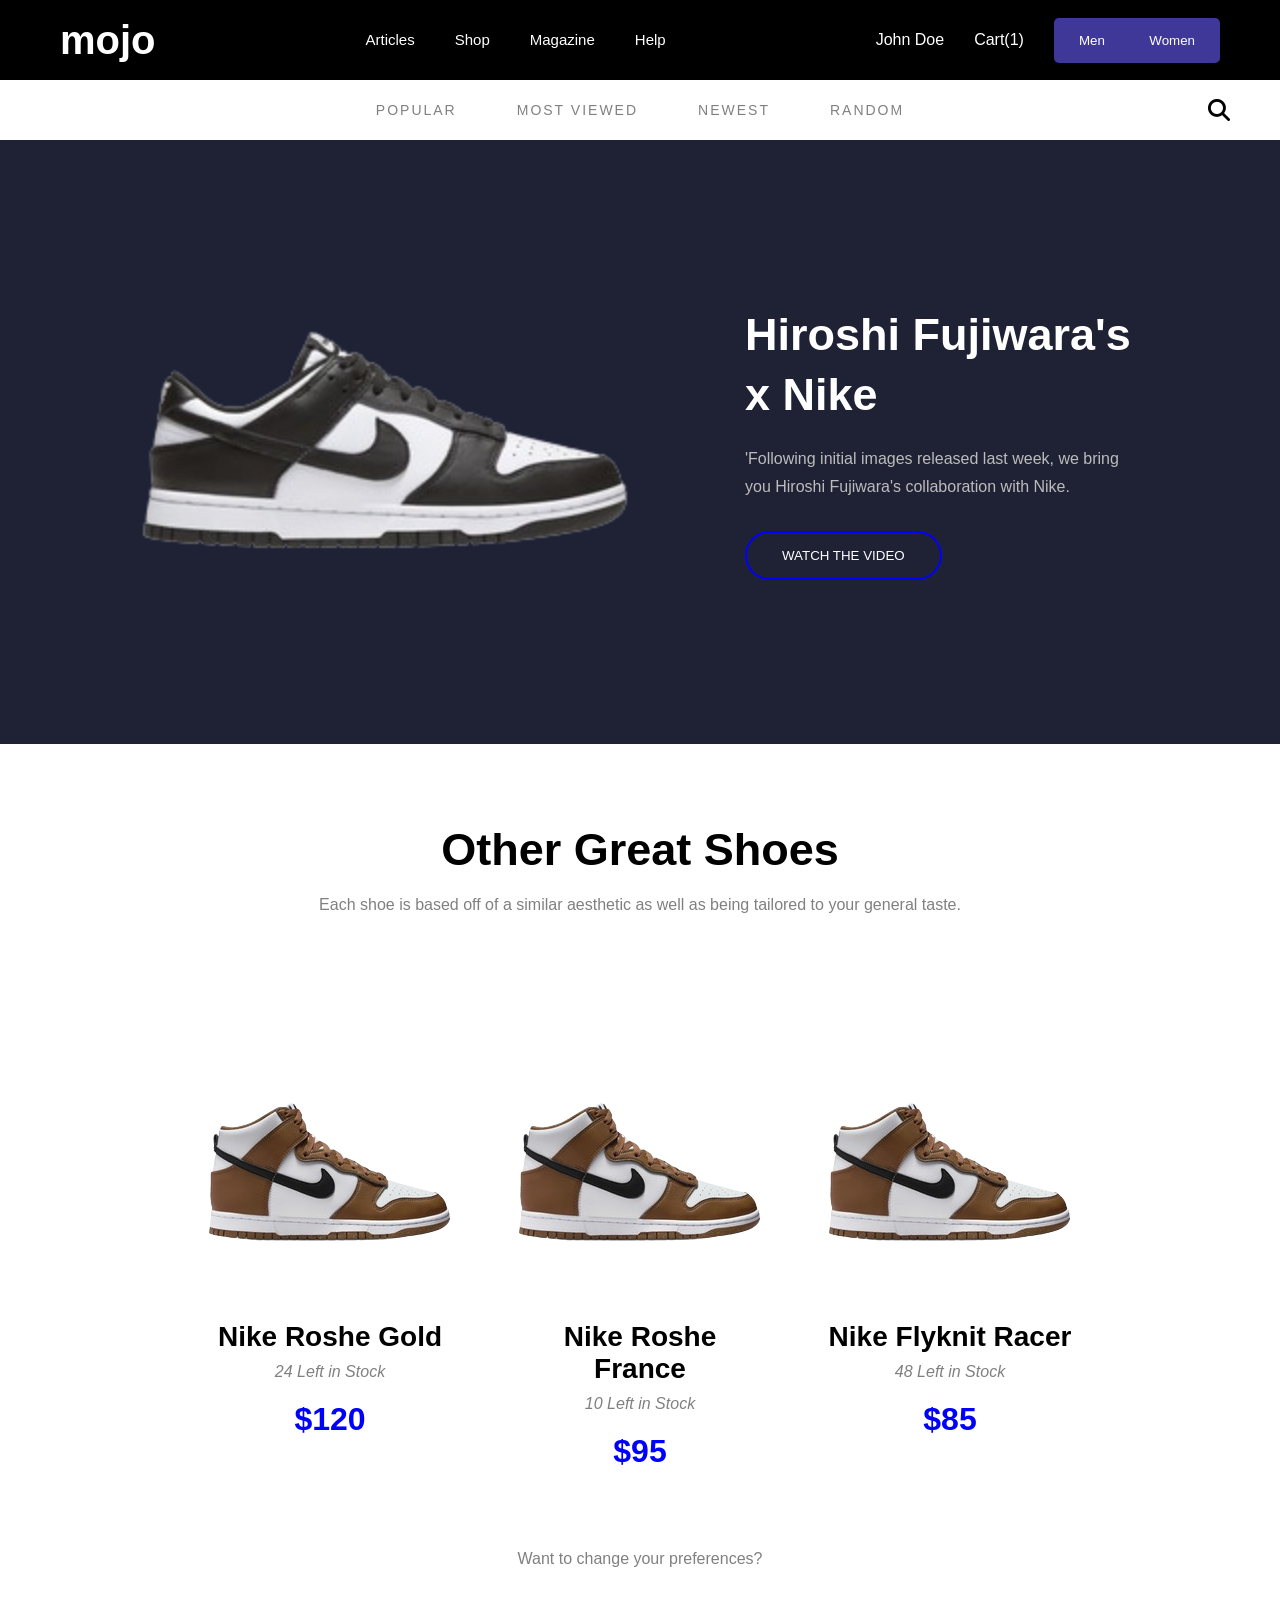
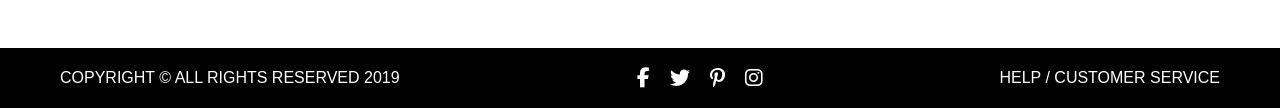
<file: media-project/index.html>
<!DOCTYPE html>
<html lang="en">
<head>
  <meta charset="UTF-8" />
  <meta name="viewport" content="width=device-width, initial-scale=1.0"/>
  <title>Shoes Website</title>

  <link rel="stylesheet"
  href="https://cdnjs.cloudflare.com/ajax/libs/font-awesome/6.5.1/css/all.min.css"/>
  <link rel="stylesheet" href="./css/media.css">
  <link rel="stylesheet" href="./css/style.css">
</head>
<body>

  <nav class="cantenar">

    <div class="logo">
      <h1>mojo</h1>
    </div>

    <ul class="nav">
      <li><a href="">Articles</a></li>
      <li><a href="">Shop</a></li>
      <li><a href="">Magazine</a></li>
      <li><a href="">Help</a></li>
    </ul>

    <div class="nav-r">
      <a href="#">John Doe</a>
      <a href="#">Cart(1)</a>

      <div class="btn">
        <button class="active">Men</button>
        <button>Women</button>
      </div>
    </div>

  </nav>


  <section class="menu">
    <a href="#">POPULAR</a>
    <a href="#">MOST VIEWED</a>
    <a href="#">NEWEST</a>
    <a href="#">RANDOM</a>

    <i class="fa-solid fa-magnifying-glass"></i>
  </section>


  <section class="mane">

    <div class="mane-left">
      <img src="./image/img3.png" alt="Nike Shoe">
    </div>

    <div class="mane-right">
      <h1>Hiroshi Fujiwara's <br> x Nike</h1>

      <p>
        'Following initial images released last week,
        we bring you Hiroshi Fujiwara's collaboration
        with Nike.
      </p>

      <button>WATCH THE VIDEO</button>
    </div>

  </section>

  <section class="products">

    <h2>Other Great Shoes</h2>

    <p class="sub-text">
      Each shoe is based off of a similar aesthetic as well as
      being tailored to your general taste.
    </p>

    <div class="product-box">

      <div class="card">
        <img src="./image/img1.png" alt="">
        <h3>Nike Roshe Gold</h3>
        <span>24 Left in Stock</span>
        <h4>$120</h4>
      </div>

      <div class="card">
        <img src="image/img1.png" alt="">
        <h3>Nike Roshe France</h3>
        <span>10 Left in Stock</span>
        <h4>$95</h4>
      </div>

      <div class="card">
        <img src="image/img1.png  " alt="">
        <h3>Nike Flyknit Racer</h3>
        <span>48 Left in Stock</span>
        <h4>$85</h4>
      </div>

    </div>

    <p class="change">Want to change your preferences?</p>

  </section>


  <footer>

    <p>COPYRIGHT © ALL RIGHTS RESERVED 2019</p>

    <div class="icons">
      <i class="fa-brands fa-facebook-f"></i>
      <i class="fa-brands fa-twitter"></i>
      <i class="fa-brands fa-pinterest-p"></i>
      <i class="fa-brands fa-instagram"></i>
    </div>

    <p>HELP / CUSTOMER SERVICE</p>

  </footer>

</body>
</html>
</file>
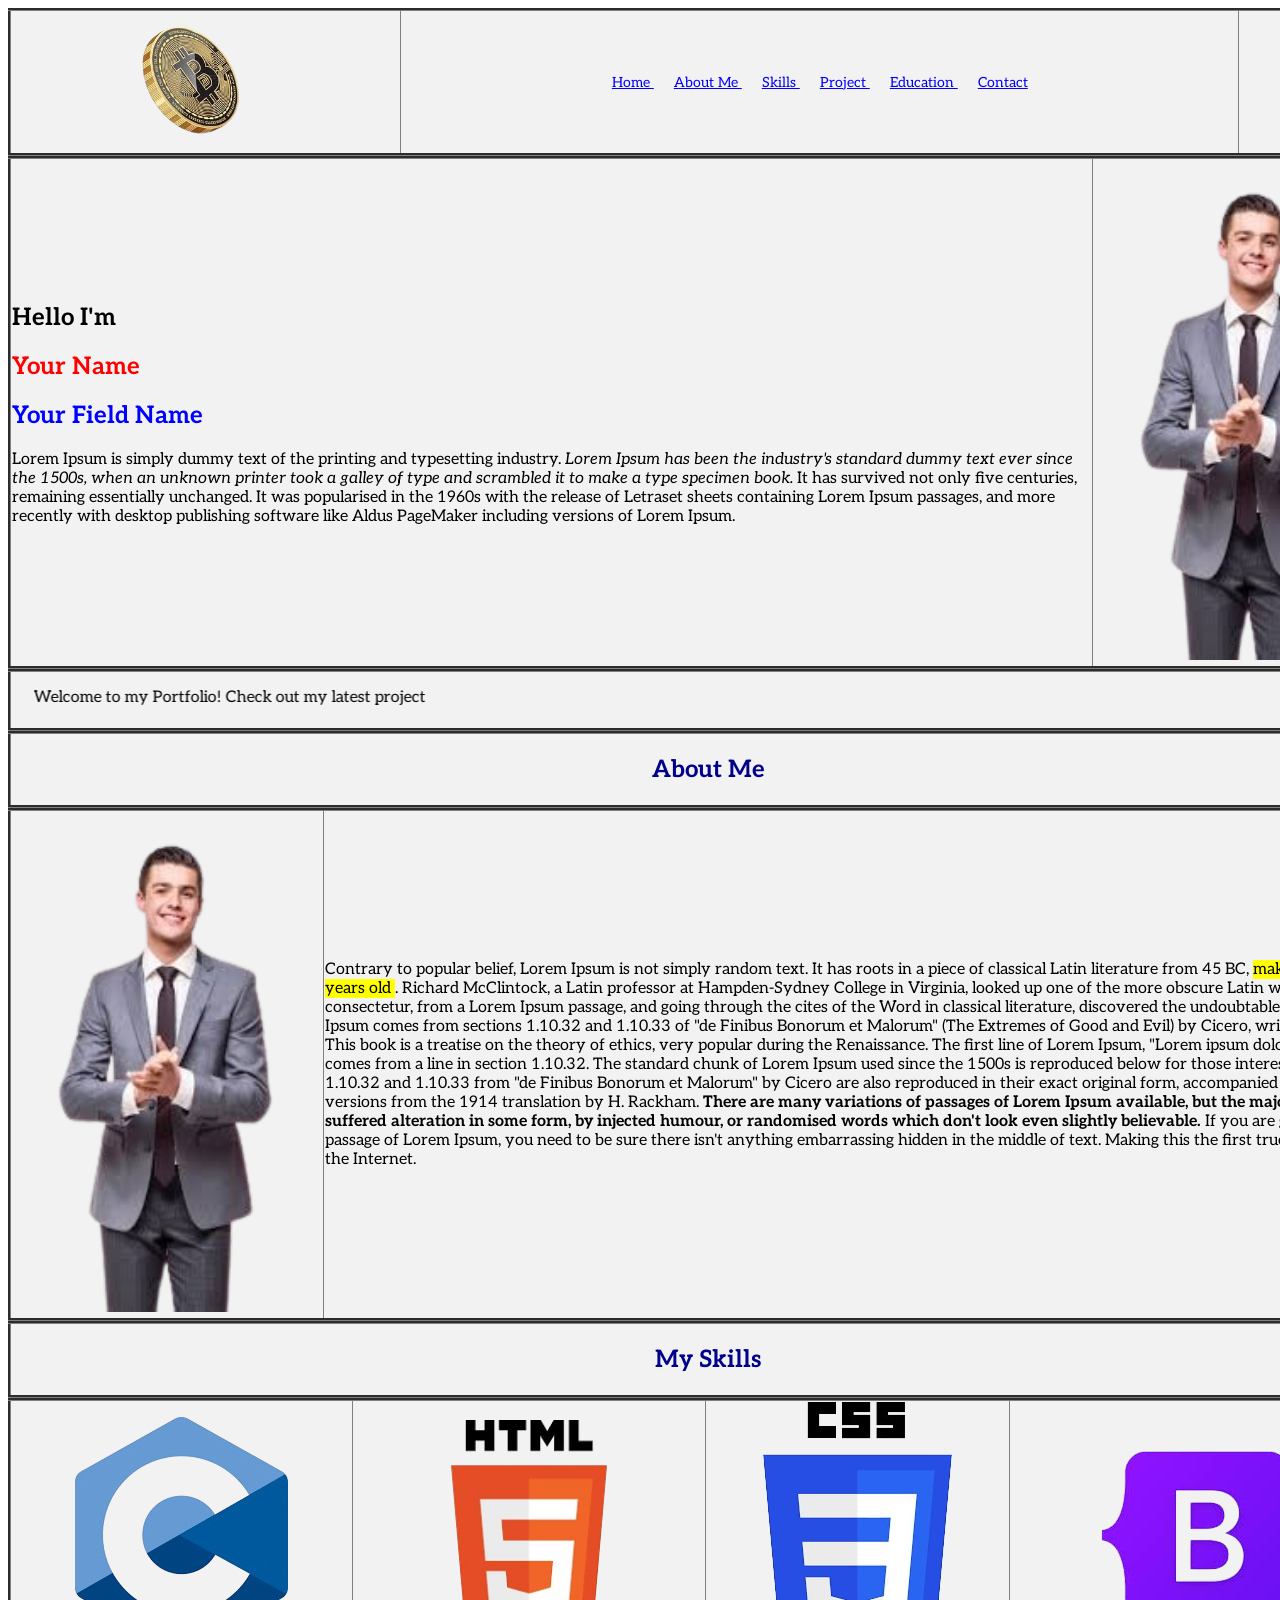
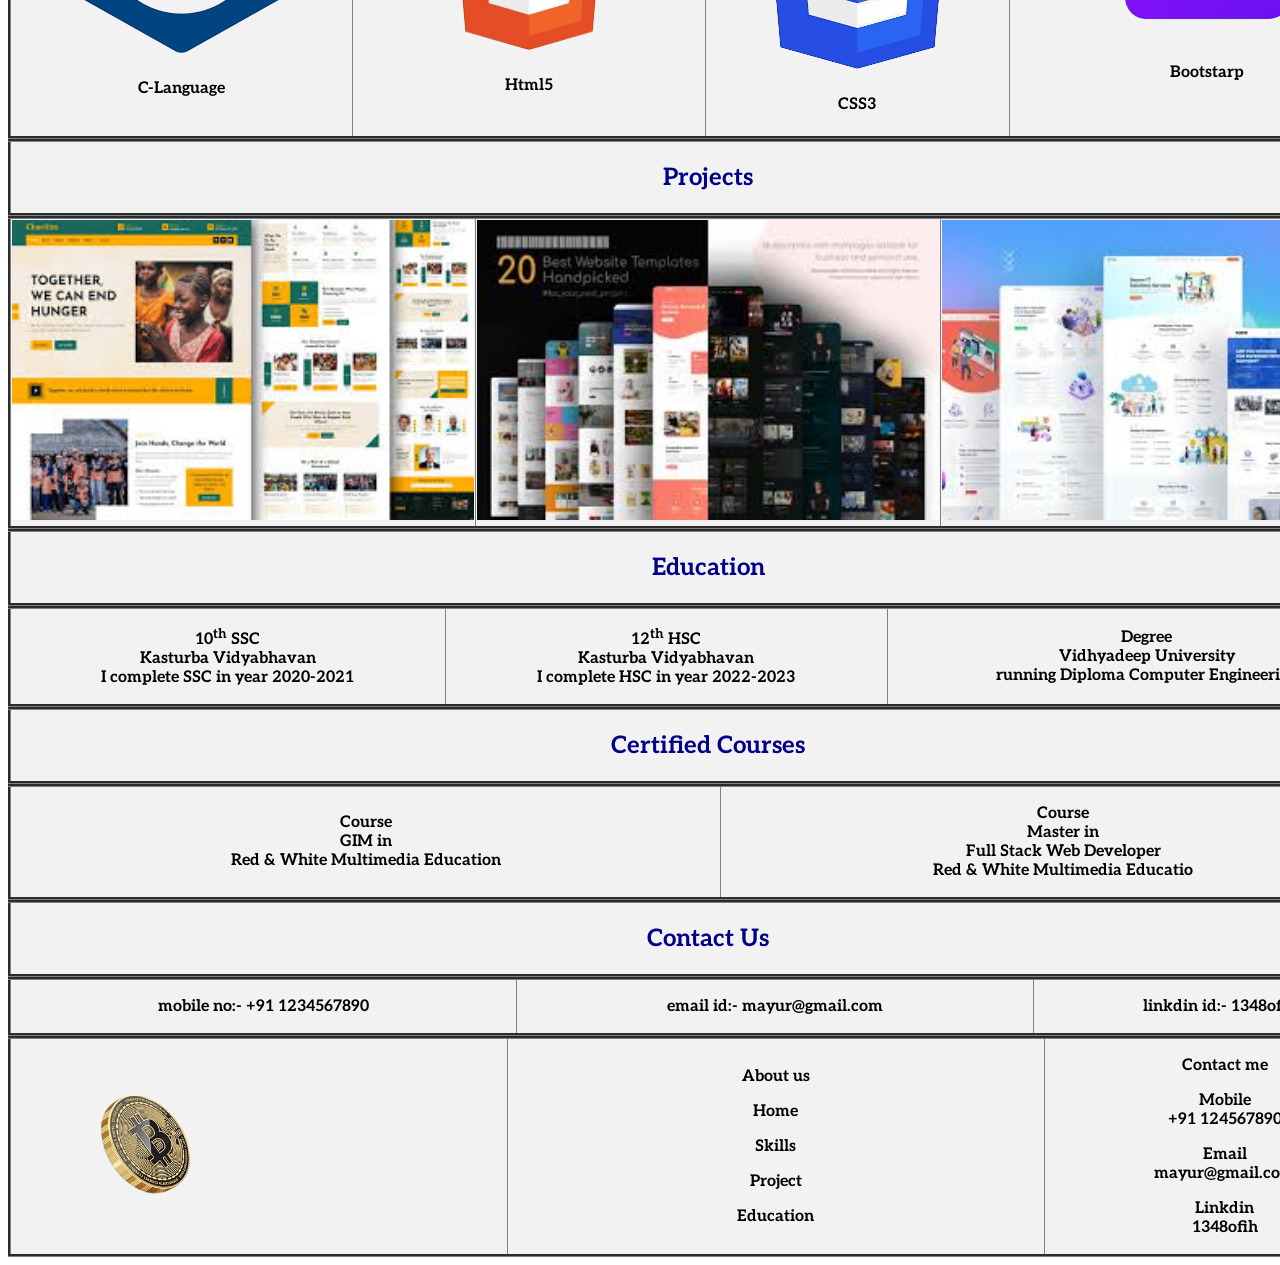
<file: PR-1-make protfolio wirtframe/index.html>
<!doctype html>
<html lang="en">
	<head>
		<meta charest="utf-8">
		<meta name="viewport" content="width=device-width, initial-scale=1.0">
		<title> Make Portfolio Wireframe </title>
		<link rel="preconnect" href="https://fonts.googleapis.com">
		<link rel="preconnect" href="https://fonts.gstatic.com" crossorigin>
		<link href="https://fonts.googleapis.com/css2?family=Aleo:ital,wght@0,100..900;1,100..900&display=swap" rel="stylesheet">

		<style>
			body{
				font-family: "Aleo", serif;
			}

			table{
				width:1400px;
				margin:auto;
				border-collapse: collapse;
				background-color: #f2f2f2;
			}


			a{
				margin: 0px 10px;
				color: blue;
				font-size: 14px;
			}
			
			marquee{
				padding:15px 0px;
			}
			
			.intro{
				color:darkblue;
				text-align:center;
			}
			
			.skill{
				text-align:center;
			}
			
			.projecimg{
				width:462px;
				height:300px;
			}
			
			.educr{
				text-align:center;
			}
			
			.fabout{
				width:534px;
			}
			
			
		</style>
	</head>

	<body>
		
		<!-- header -->
		<header>
			<!-- table tag -->
			<table border="3" class="header">
				<tr>
					<!-- Logo -->
					<td>
						<img src="./img/logo.png" width="135px "style="margin:0px 110px ;">
					</td>

					<td class="nav" align="center" width="60%">
					<!-- Navigation -->
						<nav>
							<a href=""> Home </a>
							<a href=""> About Me </a>
							<a href=""> Skills </a>
							<a href=""> Project </a>
							<a href=""> Education </a>
							<a href=""> Contact </a>
						</nav>
					</td>

					<!-- Button -->
					<td style="text-align:center;" width="12%">
						<button>Hire Me!</button>
					</td>
				</tr>
			</table>
		</header>
		
		<section>
			<table border="3">
				<tr>
					<td> 
						<!-- Introduction -->
						<h2> <b>Hello I'm</b> </h2>
						<h2 style="color:red;"> <b>Your Name</b> </h2>
						<h2 style="color:blue;"> <b>Your Field Name</b> </h2>
						<!-- paragraph Tag -->
						<p>Lorem Ipsum is simply dummy text of the printing and typesetting industry. <i>Lorem Ipsum has been the industry's standard dummy text ever since the 1500s, when an unknown printer took a galley of type and scrambled it to make a type specimen book.</i> It has survived not only five centuries, remaining essentially unchanged. It was popularised in the 1960s with the release of Letraset sheets containing Lorem Ipsum passages, and more recently with desktop publishing software like Aldus PageMaker including versions of Lorem Ipsum.
						</p>
					</td>
					<td>
						<!-- Image Tag -->
						<img src="./img/men1.png" alt="" width="310px" height="500px">
					</td>
				</tr>
			</table>
		</section>
		
		<section>
			<table border="3">
				<tr>
					<td>
						<!-- Marquee Tag -->
						<marquee scrollamount="20" direction="right">Welcome to my Portfolio! Check out my latest project</marquee>
					</td>
				</tr>
			</table>
		</section>
		
		<section>
			<table border="3">
				<tr>
					<td>
						<!-- About Me -->
						<h2 class="intro"> About Me </h2>
					</td>
				</tr>
			</table>
		</section>
		
		<section>
			<table border="3">
				<tr>
					<td>
						<!-- Image Tag -->
						<img src="./img/men1.png" alt="" width="310px" height="500px">
					</td>
					<td> 
						<!-- Introduction To Me -->
						<p>Contrary to popular belief, Lorem Ipsum is not simply random text. It has roots in a piece of classical Latin literature from 45 BC, <mark>making it over 2000 years old </mark>. Richard McClintock, a Latin professor at Hampden-Sydney College in Virginia, looked up one of the more obscure Latin words, consectetur, from a Lorem Ipsum passage, and going through the cites of the Word in classical literature, discovered the undoubtable source. Lorem Ipsum comes from sections 1.10.32 and 1.10.33 of "de Finibus Bonorum et Malorum" (The Extremes of Good and Evil) by Cicero, written in 45 BC. This book is a treatise on the theory of ethics, very popular during the Renaissance. The first line of Lorem Ipsum, "Lorem ipsum dolor sit amet..", comes from a line in section 1.10.32. The standard chunk of Lorem Ipsum used since the 1500s is reproduced below for those interested. Sections 1.10.32 and 1.10.33 from "de Finibus Bonorum et Malorum" by Cicero are also reproduced in their exact original form, accompanied by English versions from the 1914 translation by H. Rackham. <b>There are many variations of passages of Lorem Ipsum available, but the majority have suffered alteration in some form, by injected humour, or randomised words which don't look even slightly believable.</b> If you are going to use a passage of Lorem Ipsum, you need to be sure there isn't anything embarrassing hidden in the middle of text. Making this the first true generator on the Internet. 
						</p>
					</td>
				</tr>
			</table>
		</section>
		
		<section>
			<table border="3">
				<tr>
					<td>
						<!-- My Skills -->
						<h2 class="intro"> My Skills </h2>
					</td>
				</tr>
			</table>
		</section>
		
		<section>
			<table border="3">
				<tr>
					<!-- c language -->
					<td class="skill">
						<img src="./img/c.png">
						<h4><b> C-Language </b></h4>
					</td>
					<!-- Html5 -->
					<td class="skill">
						<img src="./img/h.png" width="220px" height="230px">
						<h4><b> Html5 </b></h4>
					</td>
					<!-- CSS3 -->
					<td class="skill">
						<img src="./img/css.png">
						<h4><b> CSS3 </b></h4>
					</td>
					<!-- Bootstarp -->
					<td class="skill">
						<img src="./img/b.png">
						<h4><b> Bootstarp </b></h4>
					</td>
				</tr>
			</table>
		</section>
		
		<section>
			<table border="3">
				<tr>
					<td>
						<!-- Project -->
						<h2 class="intro"> Projects </h2>
					</td>
				</tr>
			</table>
		</section>
		
		<section>
			<!-- project img -->
			<table border="3">
				<tr>
					<td>
						<img src="./img/pr1.jpeg" alt class="projecimg"> 
					</td>
					<td>
						<img src="./img/pr2.jpeg" alt class="projecimg"> 
					</td>
					<td>
						<img src="./img/pr3.jpeg" alt class="projecimg"> 
					</td>
				</tr>
			</table>
		</section>
		
		<section>
			<table border="3">
				<tr>
					<td>
						<!-- Education -->
						<h2 class="intro"> Education </h2>
					</td>
				</tr>
			</table>
		</section>
		
		<section>
			<table border="3">
				<tr>
					<td class="educr">
						<p><b> 10<sup>th</sup> SSC <br> Kasturba Vidyabhavan <br> I complete SSC in year 2020-2021</b></p>
					</td>
					<td class="educr">
						<p><b> 12<sup>th</sup> HSC <br> Kasturba Vidyabhavan <br> I complete HSC in year 2022-2023</b></p>
					</td>
					<td class="educr">
						<p><b> Degree <br> Vidhyadeep University <br> running Diploma Computer Engineering</b></p>
					</td>
				</tr>
			</table>
		</section>
		
		<section>
			<table border="3">
				<tr>
					<td>
						<!-- Certified Courses -->
						<h2 class="intro"> Certified Courses </h2>
					</td>
				</tr>
			</table>
		</section>
		
		<section>
			<table border="3">
				<tr>
					<td class="educr">
						<p><b> Course <br> GIM in <br> Red & White Multimedia Education</b></p>
					</td>
					<td class="educr">
						<p><b> Course <br> Master in <br> Full Stack Web Developer <br> Red & White Multimedia Educatio </b></p>
					</td>
				</tr>
			</table>
		</section>
		
		<section>
			<table border="3">
				<tr>
					<td>
						<!-- Contact Us -->
						<h2 class="intro"> Contact Us </h2>
					</td>
				</tr>
			</table>
		</section>
		
		<section>
			<table border="3">
				<tr>
					<td class="educr">
						<p><b> mobile no:- +91 1234567890 </b></p>
					</td>
					<td class="educr">
						<p><b> email id:-  mayur@gmail.com </b></p>
					</td>
					<td class="educr">
						<p><b> linkdin id:- 1348ofih </b></p>
					</td>
				</tr>
			<table>
		</section>
		
		<!-- footer logo -->
		<footer>
			<table border="3">
				<tr>
					<td>
						<img src="./img/logo.png" width="125px "style="padding:0px 0px 0px 70px;">
					</td>
					<td class="educr fabout">
						<p><b> About us </b></p>
						<p><b> Home </b></p>
						<p><b> Skills </b></p>
						<p><b> Project </b></p>
						<p><b> Education </b></p>
					</td>
					<td class="educr">
						<p><b> Contact me </b></p>
						<p><b> Mobile <br>+91 124567890</b></p>
						<p><b> Email <br>mayur@gmail.com</b></p>
						<p><b> Linkdin <br>1348ofih</b></p>
					</td>
				</tr>
			<table>
		</footer>

	</body>
</html>
</file>
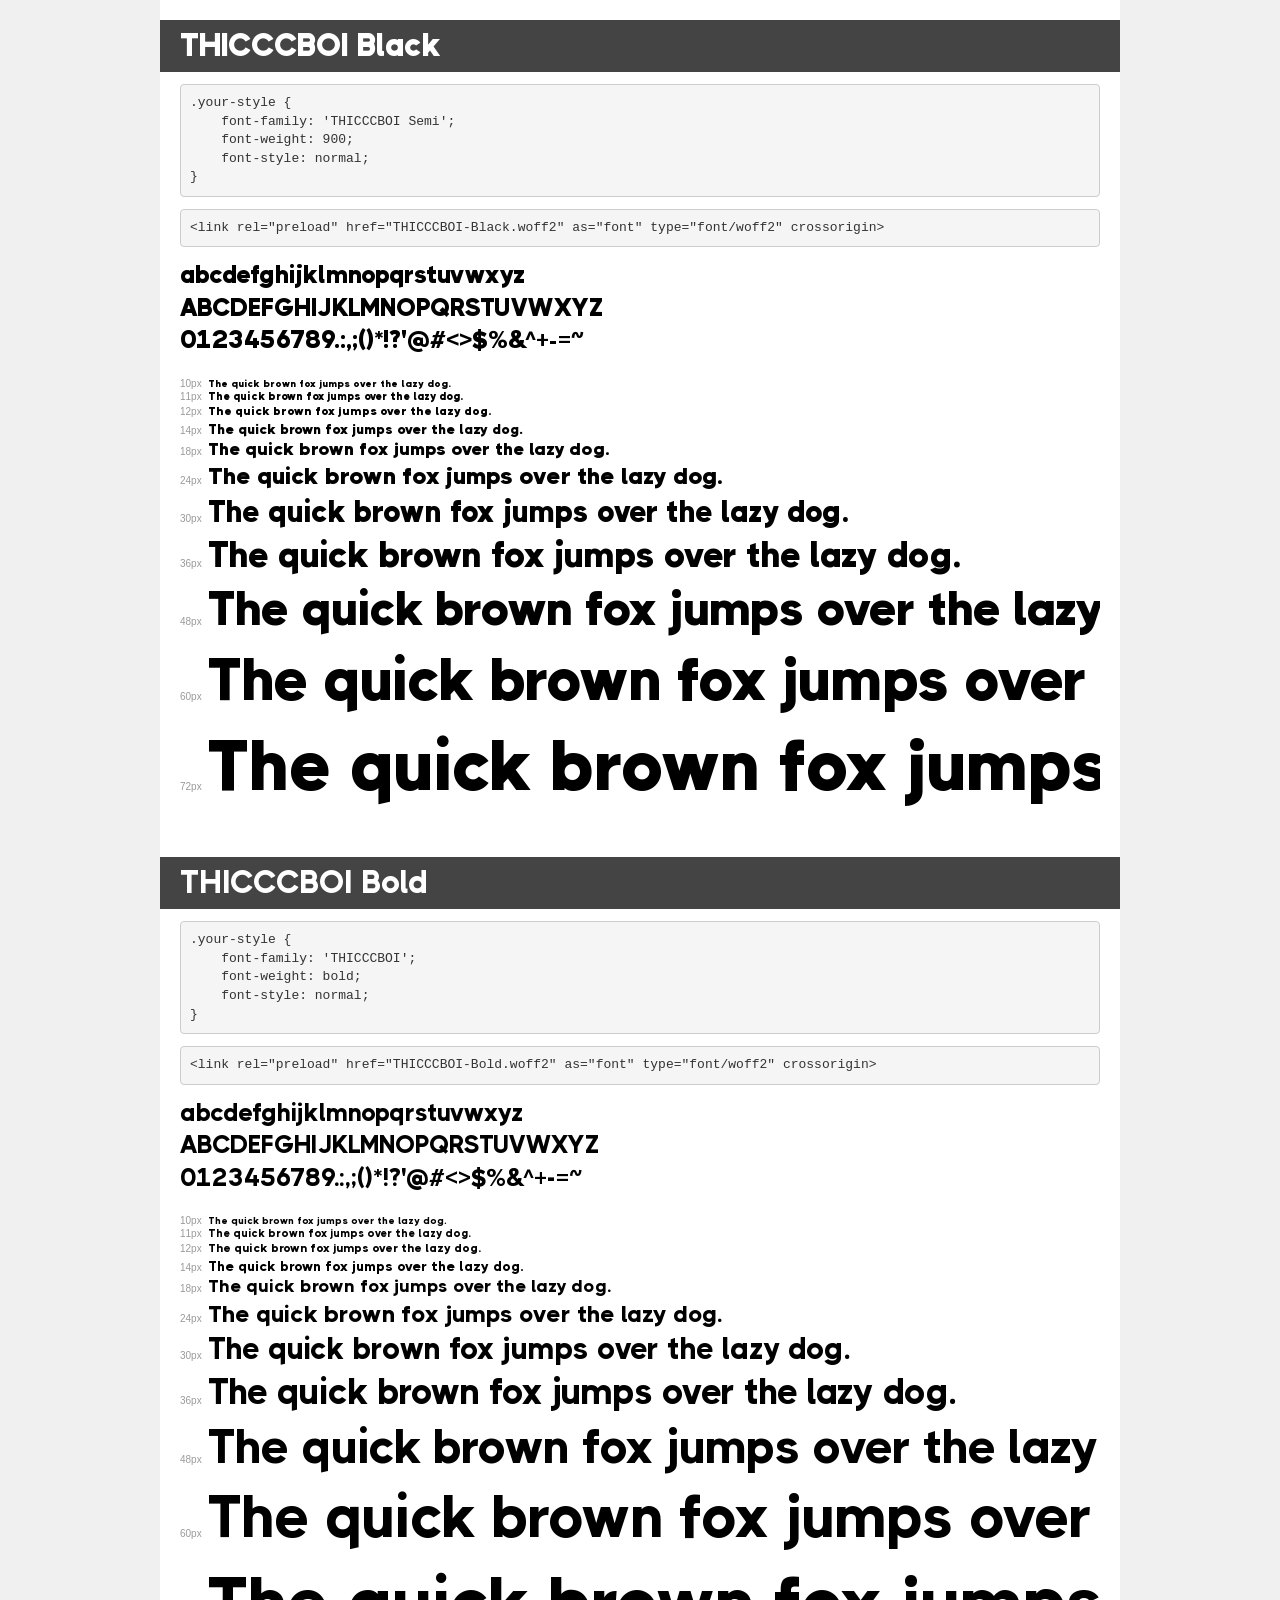
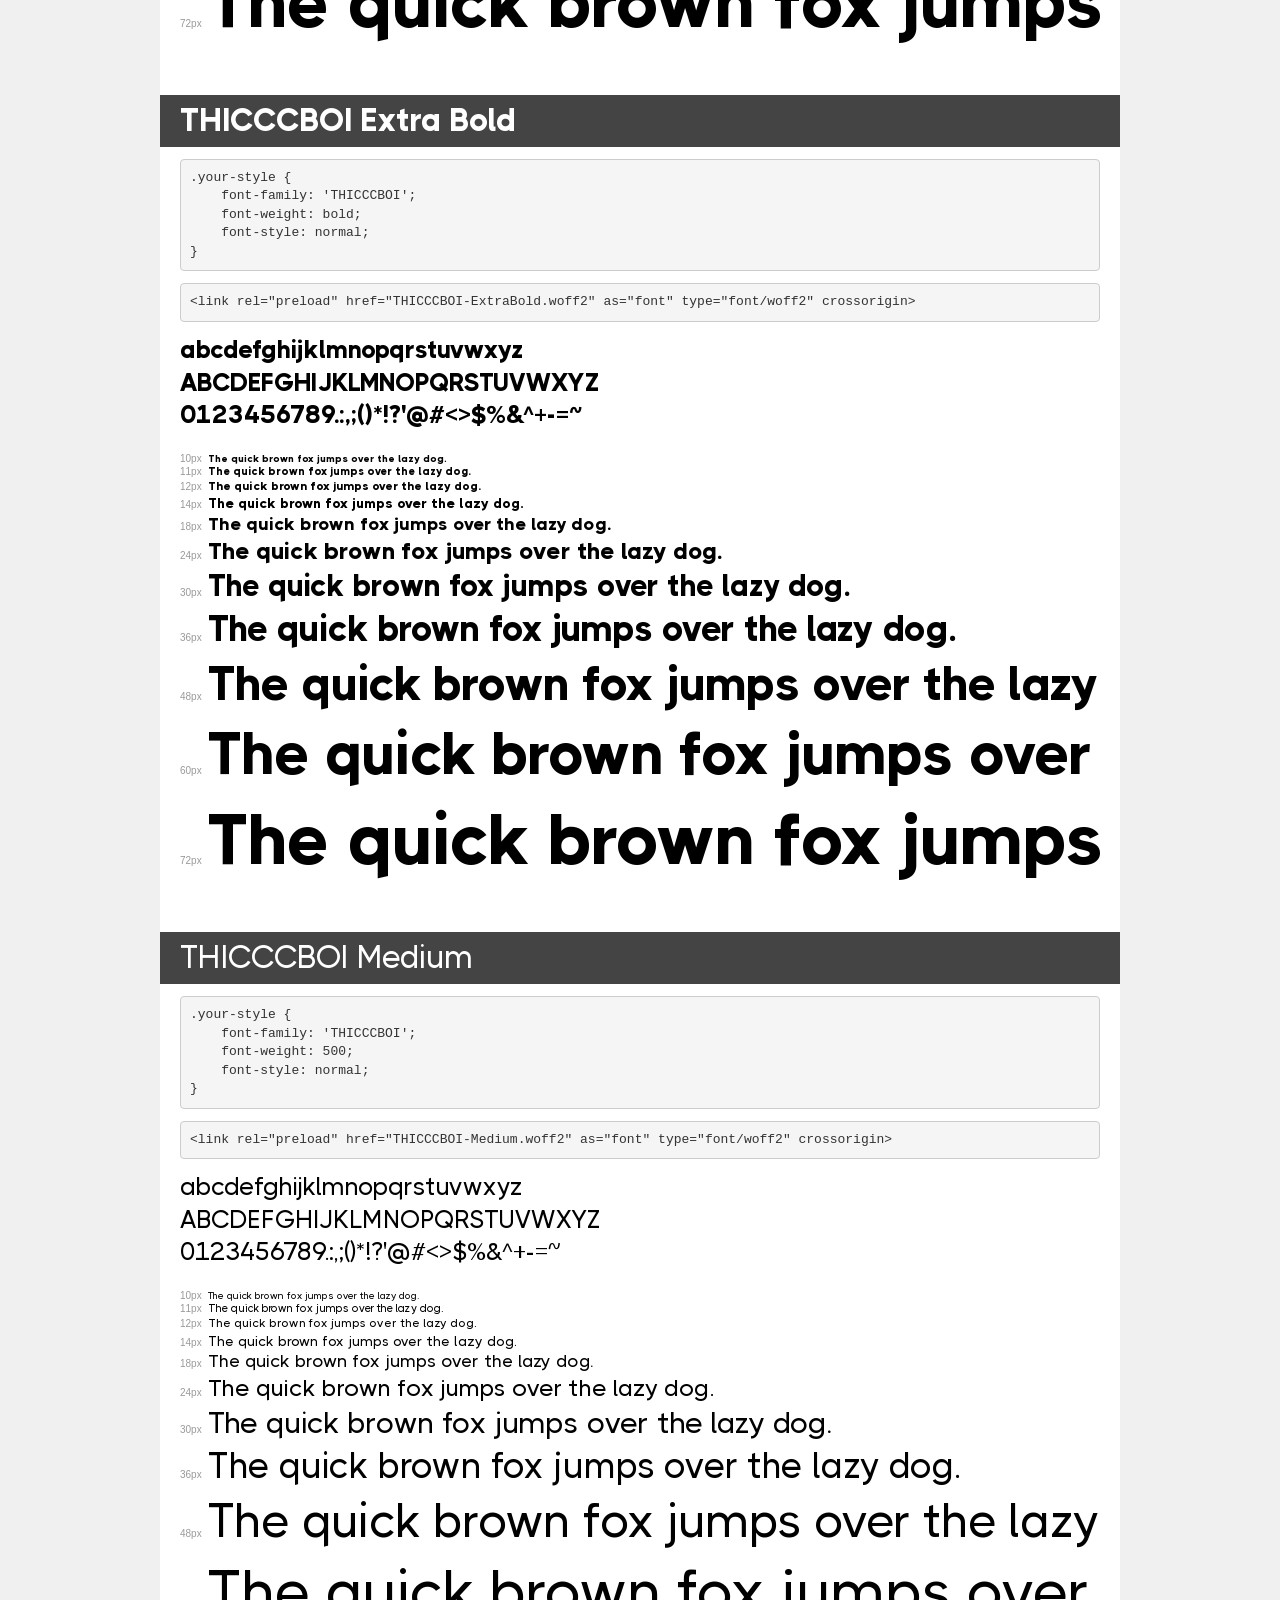
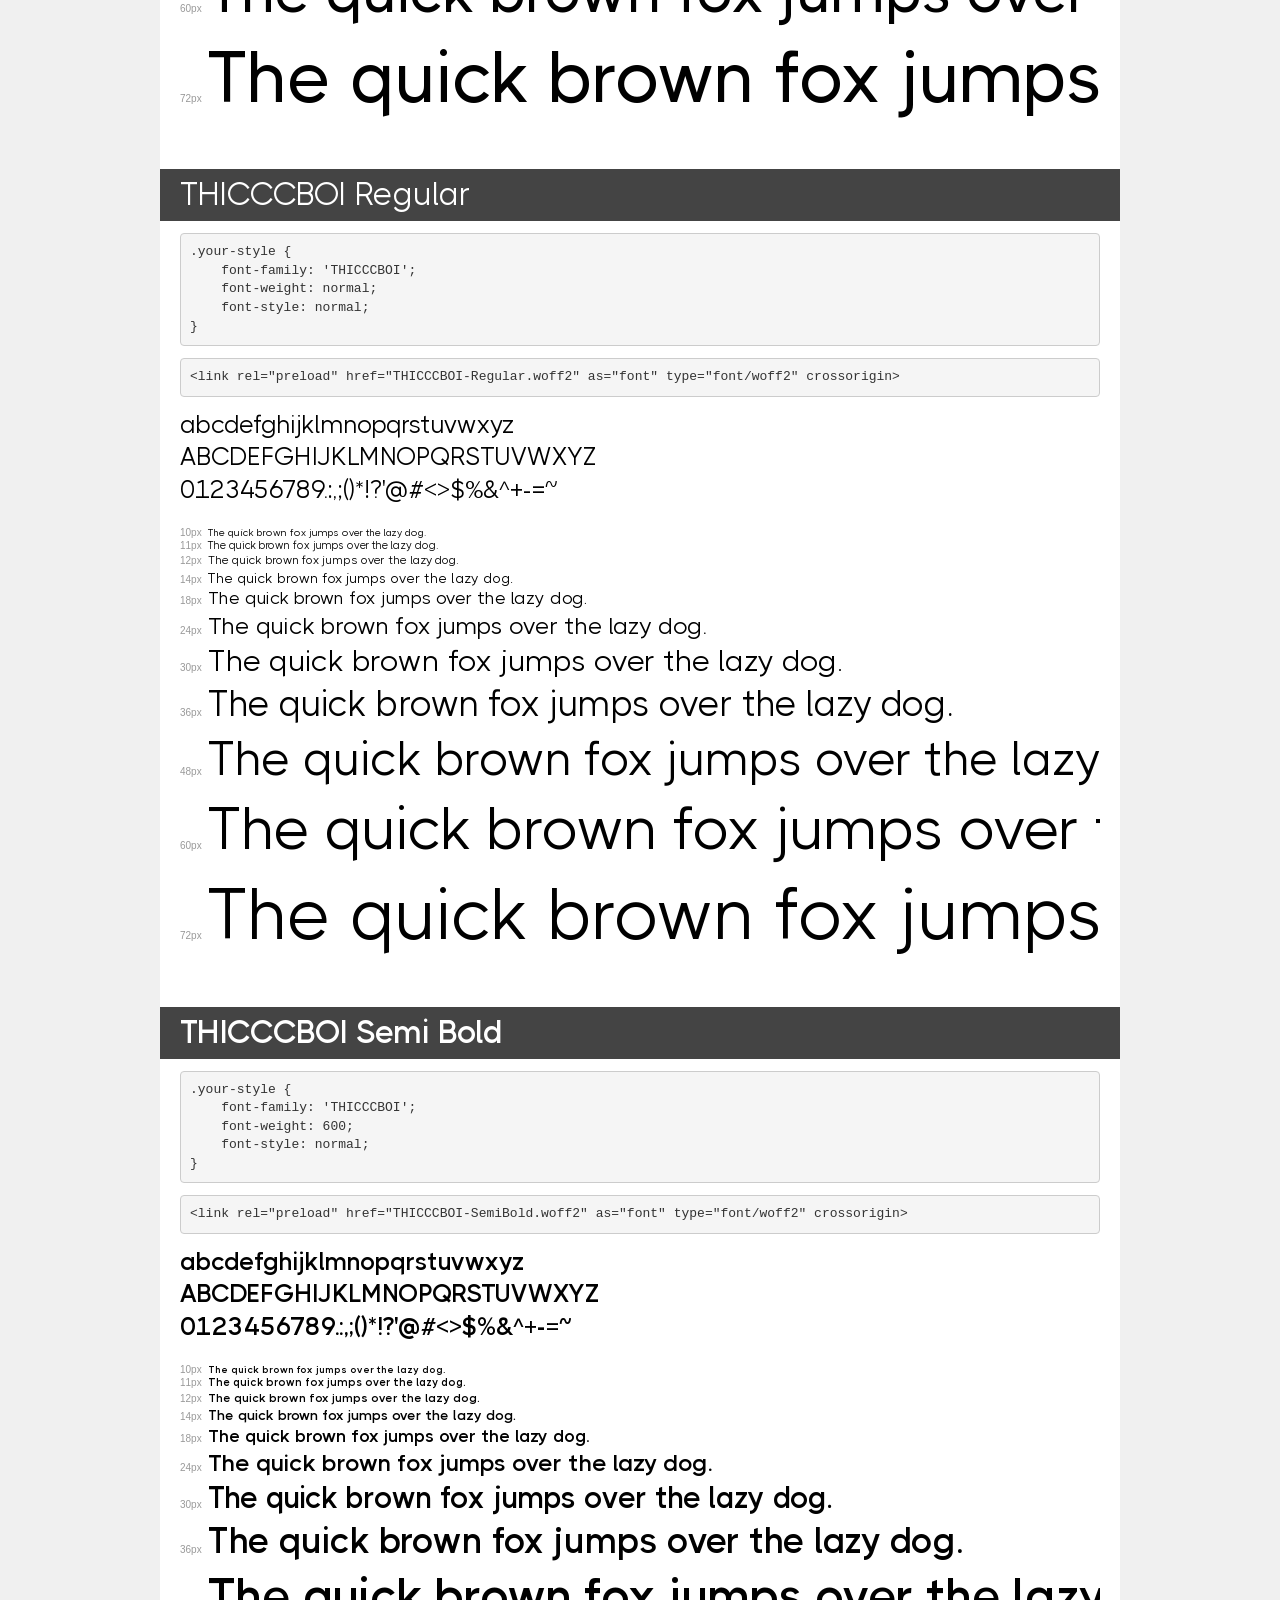
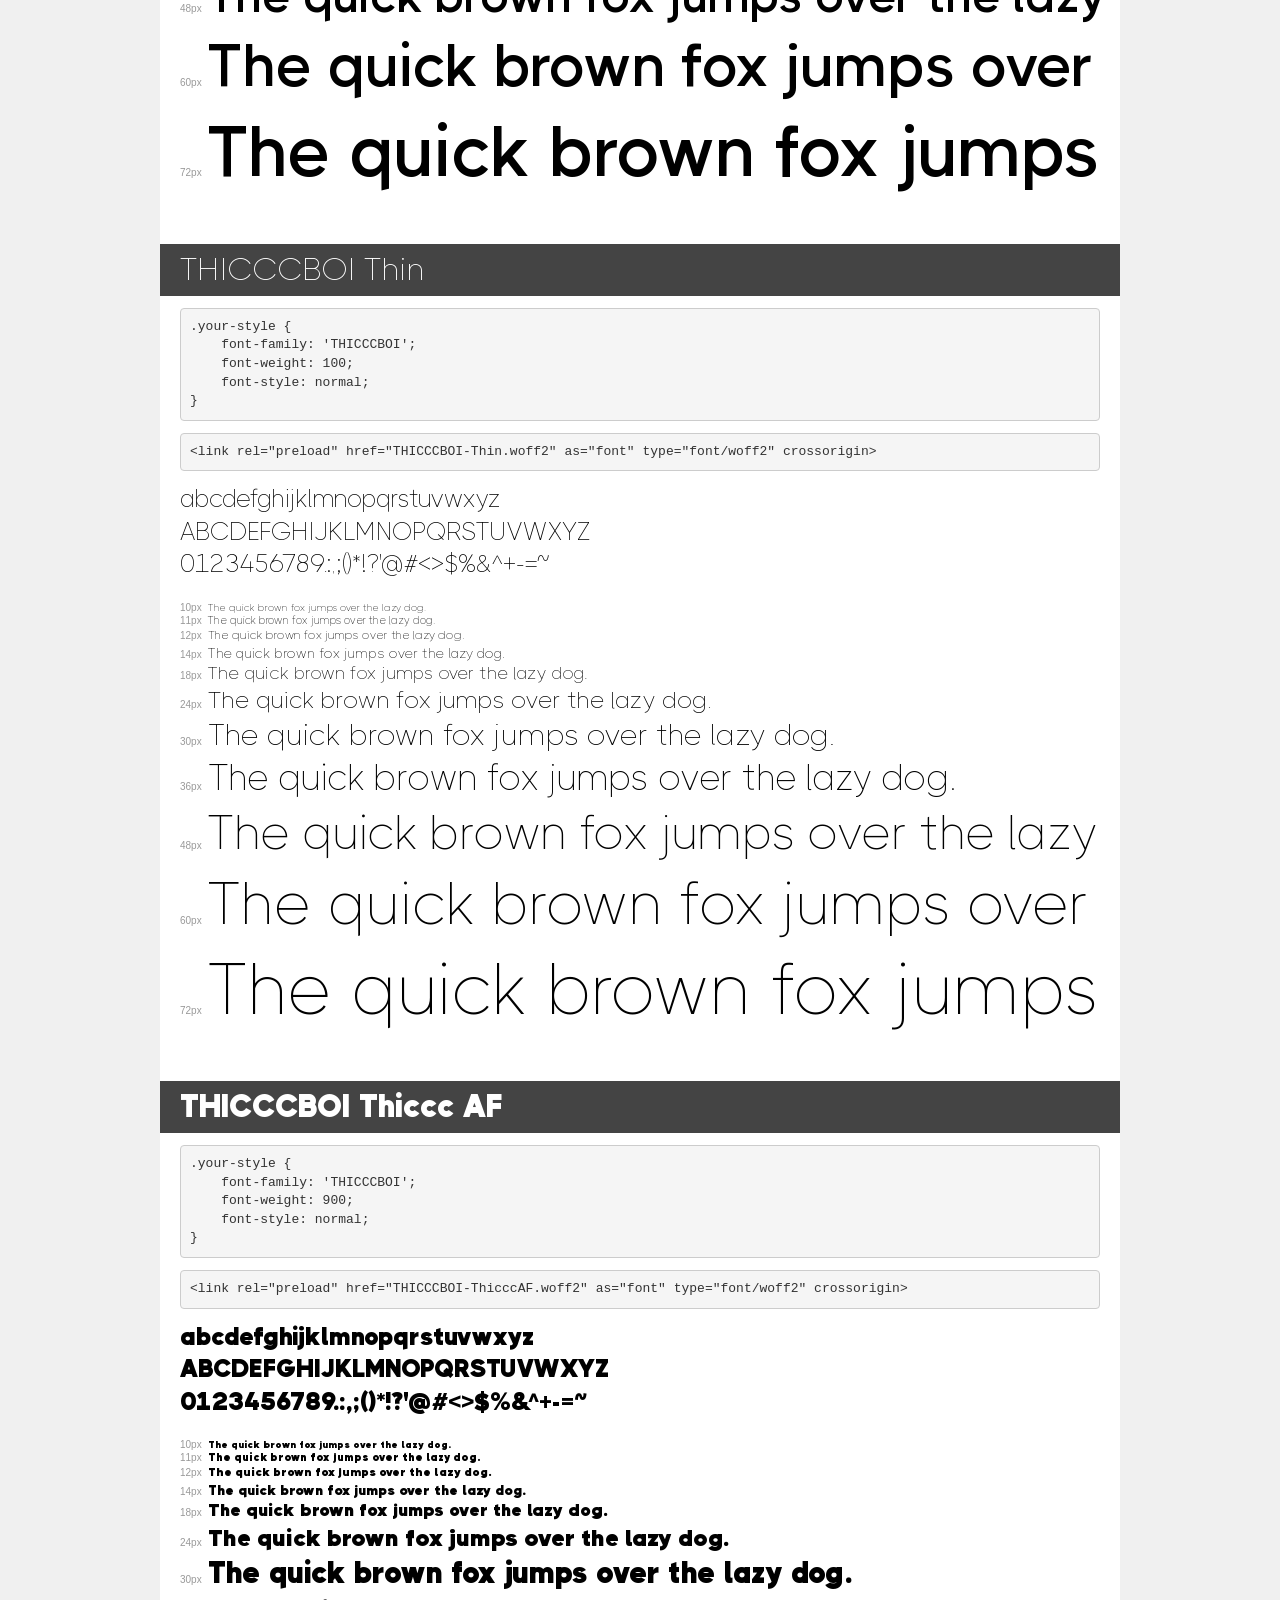
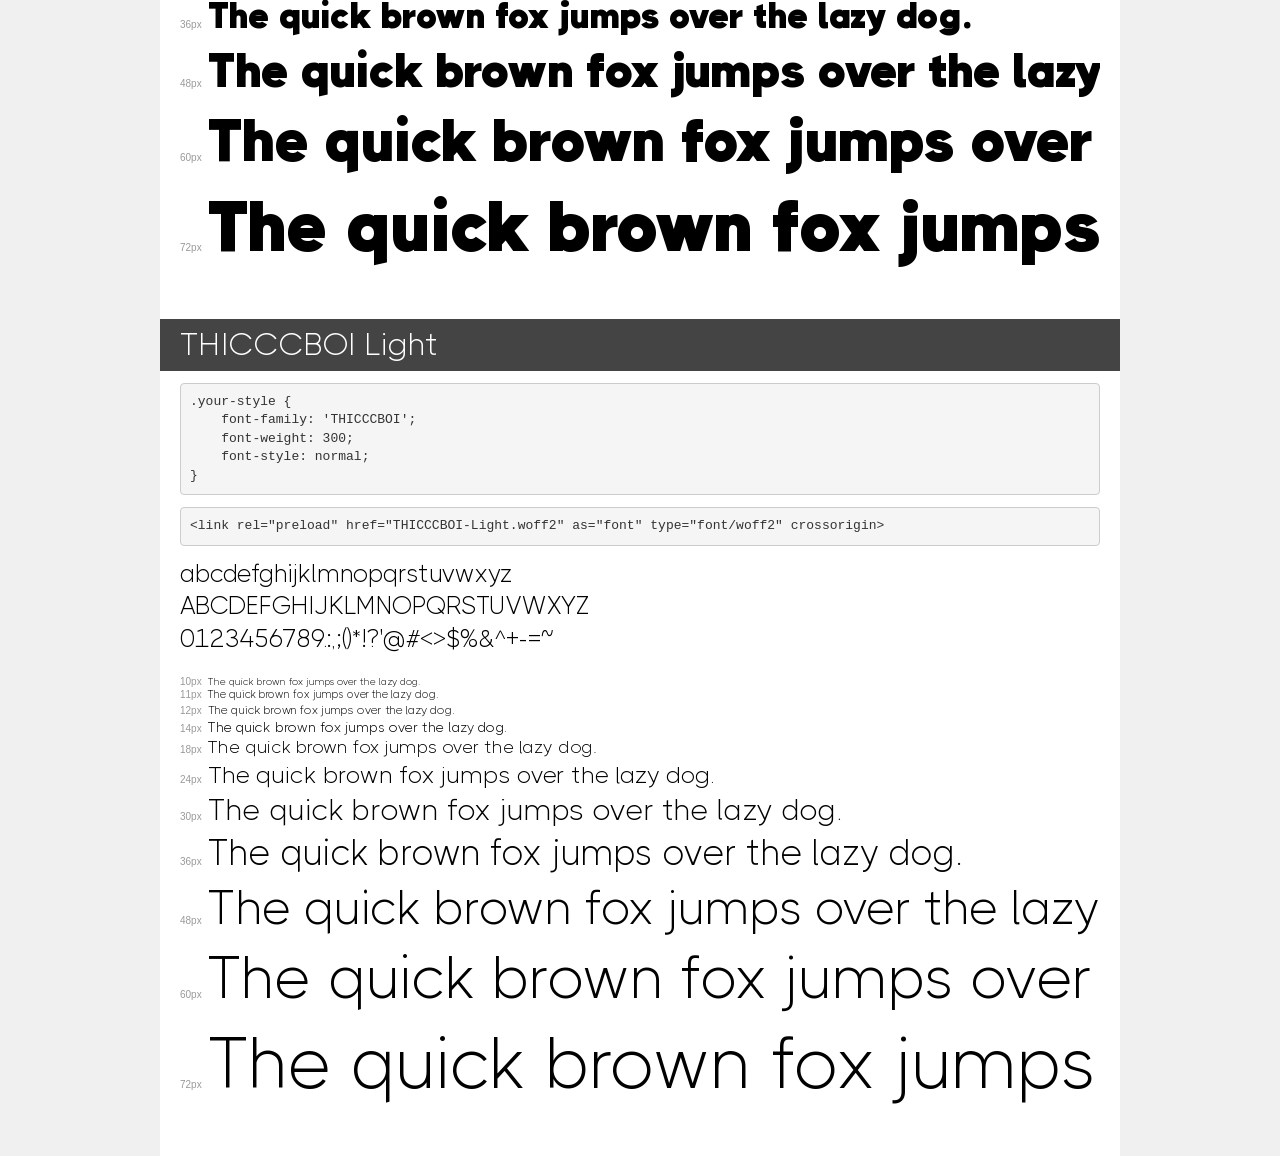
<file: E-commerce/assets/font/transfonter.org-20250619-104533/demo.html>
<!DOCTYPE html>
<html lang="en">
<head>
    <meta charset="utf-8">
    <meta http-equiv="X-UA-Compatible" content="IE=edge">
    <meta name="viewport" content="width=device-width, initial-scale=1">
    <meta name="robots" content="noindex, noarchive">
    <meta name="format-detection" content="telephone=no">
    <title>Transfonter demo</title>
    <link href="stylesheet.css" rel="stylesheet">
    <style>
        /*
        http://meyerweb.com/eric/tools/css/reset/
        v2.0 | 20110126
        License: none (public domain)
        */
        html, body, div, span, applet, object, iframe,
        h1, h2, h3, h4, h5, h6, p, blockquote, pre,
        a, abbr, acronym, address, big, cite, code,
        del, dfn, em, img, ins, kbd, q, s, samp,
        small, strike, strong, sub, sup, tt, var,
        b, u, i, center,
        dl, dt, dd, ol, ul, li,
        fieldset, form, label, legend,
        table, caption, tbody, tfoot, thead, tr, th, td,
        article, aside, canvas, details, embed,
        figure, figcaption, footer, header, hgroup,
        menu, nav, output, ruby, section, summary,
        time, mark, audio, video {
            margin: 0;
            padding: 0;
            border: 0;
            font-size: 100%;
            font: inherit;
            vertical-align: baseline;
        }
        /* HTML5 display-role reset for older browsers */
        article, aside, details, figcaption, figure,
        footer, header, hgroup, menu, nav, section {
            display: block;
        }
        body {
            line-height: 1;
        }
        ol, ul {
            list-style: none;
        }
        blockquote, q {
            quotes: none;
        }
        blockquote:before, blockquote:after,
        q:before, q:after {
            content: '';
            content: none;
        }
        table {
            border-collapse: collapse;
            border-spacing: 0;
        }
        /* demo styles */
        body {
            background: #f0f0f0;
            color: #000;
        }
        .page {
            background: #fff;
            width: 920px;
            margin: 0 auto;
            padding: 20px 20px 0 20px;
            overflow: hidden;
        }
        .font-container {
            overflow-x: auto;
            overflow-y: hidden;
            margin-bottom: 40px;
            line-height: 1.3;
            white-space: nowrap;
            padding-bottom: 5px;
        }
        h1 {
            position: relative;
            background: #444;
            font-size: 32px;
            color: #fff;
            padding: 10px 20px;
            margin: 0 -20px 12px -20px;
        }
        .letters {
            font-size: 25px;
            margin-bottom: 20px;
        }
        .s10:before {
            content: '10px';
        }
        .s11:before {
            content: '11px';
        }
        .s12:before {
            content: '12px';
        }
        .s14:before {
            content: '14px';
        }
        .s18:before {
            content: '18px';
        }
        .s24:before {
            content: '24px';
        }
        .s30:before {
            content: '30px';
        }
        .s36:before {
            content: '36px';
        }
        .s48:before {
            content: '48px';
        }
        .s60:before {
            content: '60px';
        }
        .s72:before {
            content: '72px';
        }
        .s10:before, .s11:before, .s12:before, .s14:before,
        .s18:before, .s24:before, .s30:before, .s36:before,
        .s48:before, .s60:before, .s72:before {
            font-family: Arial, sans-serif;
            font-size: 10px;
            font-weight: normal;
            font-style: normal;
            color: #999;
            padding-right: 6px;
        }
        pre {
            display: block;
            padding: 9px;
            margin: 0 0 12px;
            font-family: Monaco, Menlo, Consolas, "Courier New", monospace;
            font-size: 13px;
            line-height: 1.428571429;
            color: #333;
            font-weight: normal;
            font-style: normal;
            background-color: #f5f5f5;
            border: 1px solid #ccc;
            overflow-x: auto;
            border-radius: 4px;
        }
        /* responsive */
        @media (max-width: 959px) {
            .page {
                width: auto;
                margin: 0;
            }
        }
    </style>
</head>
<body>
<div class="page">
    <div class="demo">
        <h1 style="font-family: 'THICCCBOI Semi'; font-weight: 900; font-style: normal;">THICCCBOI Black</h1>
        <pre title="Usage">.your-style {
    font-family: 'THICCCBOI Semi';
    font-weight: 900;
    font-style: normal;
}</pre>
        <pre title="Preload (optional)">
&lt;link rel=&quot;preload&quot; href=&quot;THICCCBOI-Black.woff2&quot; as=&quot;font&quot; type=&quot;font/woff2&quot; crossorigin&gt;</pre>
        <div class="font-container" style="font-family: 'THICCCBOI Semi'; font-weight: 900; font-style: normal;">
            <p class="letters">
                abcdefghijklmnopqrstuvwxyz<br>
ABCDEFGHIJKLMNOPQRSTUVWXYZ<br>
                0123456789.:,;()*!?'@#&lt;&gt;$%&^+-=~
            </p>
            <p class="s10" style="font-size: 10px;">The quick brown fox jumps over the lazy dog.</p>
            <p class="s11" style="font-size: 11px;">The quick brown fox jumps over the lazy dog.</p>
            <p class="s12" style="font-size: 12px;">The quick brown fox jumps over the lazy dog.</p>
            <p class="s14" style="font-size: 14px;">The quick brown fox jumps over the lazy dog.</p>
            <p class="s18" style="font-size: 18px;">The quick brown fox jumps over the lazy dog.</p>
            <p class="s24" style="font-size: 24px;">The quick brown fox jumps over the lazy dog.</p>
            <p class="s30" style="font-size: 30px;">The quick brown fox jumps over the lazy dog.</p>
            <p class="s36" style="font-size: 36px;">The quick brown fox jumps over the lazy dog.</p>
            <p class="s48" style="font-size: 48px;">The quick brown fox jumps over the lazy dog.</p>
            <p class="s60" style="font-size: 60px;">The quick brown fox jumps over the lazy dog.</p>
            <p class="s72" style="font-size: 72px;">The quick brown fox jumps over the lazy dog.</p>
        </div>
    </div>

    <div class="demo">
        <h1 style="font-family: 'THICCCBOI'; font-weight: bold; font-style: normal;">THICCCBOI Bold</h1>
        <pre title="Usage">.your-style {
    font-family: 'THICCCBOI';
    font-weight: bold;
    font-style: normal;
}</pre>
        <pre title="Preload (optional)">
&lt;link rel=&quot;preload&quot; href=&quot;THICCCBOI-Bold.woff2&quot; as=&quot;font&quot; type=&quot;font/woff2&quot; crossorigin&gt;</pre>
        <div class="font-container" style="font-family: 'THICCCBOI'; font-weight: bold; font-style: normal;">
            <p class="letters">
                abcdefghijklmnopqrstuvwxyz<br>
ABCDEFGHIJKLMNOPQRSTUVWXYZ<br>
                0123456789.:,;()*!?'@#&lt;&gt;$%&^+-=~
            </p>
            <p class="s10" style="font-size: 10px;">The quick brown fox jumps over the lazy dog.</p>
            <p class="s11" style="font-size: 11px;">The quick brown fox jumps over the lazy dog.</p>
            <p class="s12" style="font-size: 12px;">The quick brown fox jumps over the lazy dog.</p>
            <p class="s14" style="font-size: 14px;">The quick brown fox jumps over the lazy dog.</p>
            <p class="s18" style="font-size: 18px;">The quick brown fox jumps over the lazy dog.</p>
            <p class="s24" style="font-size: 24px;">The quick brown fox jumps over the lazy dog.</p>
            <p class="s30" style="font-size: 30px;">The quick brown fox jumps over the lazy dog.</p>
            <p class="s36" style="font-size: 36px;">The quick brown fox jumps over the lazy dog.</p>
            <p class="s48" style="font-size: 48px;">The quick brown fox jumps over the lazy dog.</p>
            <p class="s60" style="font-size: 60px;">The quick brown fox jumps over the lazy dog.</p>
            <p class="s72" style="font-size: 72px;">The quick brown fox jumps over the lazy dog.</p>
        </div>
    </div>

    <div class="demo">
        <h1 style="font-family: 'THICCCBOI'; font-weight: bold; font-style: normal;">THICCCBOI Extra Bold</h1>
        <pre title="Usage">.your-style {
    font-family: 'THICCCBOI';
    font-weight: bold;
    font-style: normal;
}</pre>
        <pre title="Preload (optional)">
&lt;link rel=&quot;preload&quot; href=&quot;THICCCBOI-ExtraBold.woff2&quot; as=&quot;font&quot; type=&quot;font/woff2&quot; crossorigin&gt;</pre>
        <div class="font-container" style="font-family: 'THICCCBOI'; font-weight: bold; font-style: normal;">
            <p class="letters">
                abcdefghijklmnopqrstuvwxyz<br>
ABCDEFGHIJKLMNOPQRSTUVWXYZ<br>
                0123456789.:,;()*!?'@#&lt;&gt;$%&^+-=~
            </p>
            <p class="s10" style="font-size: 10px;">The quick brown fox jumps over the lazy dog.</p>
            <p class="s11" style="font-size: 11px;">The quick brown fox jumps over the lazy dog.</p>
            <p class="s12" style="font-size: 12px;">The quick brown fox jumps over the lazy dog.</p>
            <p class="s14" style="font-size: 14px;">The quick brown fox jumps over the lazy dog.</p>
            <p class="s18" style="font-size: 18px;">The quick brown fox jumps over the lazy dog.</p>
            <p class="s24" style="font-size: 24px;">The quick brown fox jumps over the lazy dog.</p>
            <p class="s30" style="font-size: 30px;">The quick brown fox jumps over the lazy dog.</p>
            <p class="s36" style="font-size: 36px;">The quick brown fox jumps over the lazy dog.</p>
            <p class="s48" style="font-size: 48px;">The quick brown fox jumps over the lazy dog.</p>
            <p class="s60" style="font-size: 60px;">The quick brown fox jumps over the lazy dog.</p>
            <p class="s72" style="font-size: 72px;">The quick brown fox jumps over the lazy dog.</p>
        </div>
    </div>

    <div class="demo">
        <h1 style="font-family: 'THICCCBOI'; font-weight: 500; font-style: normal;">THICCCBOI Medium</h1>
        <pre title="Usage">.your-style {
    font-family: 'THICCCBOI';
    font-weight: 500;
    font-style: normal;
}</pre>
        <pre title="Preload (optional)">
&lt;link rel=&quot;preload&quot; href=&quot;THICCCBOI-Medium.woff2&quot; as=&quot;font&quot; type=&quot;font/woff2&quot; crossorigin&gt;</pre>
        <div class="font-container" style="font-family: 'THICCCBOI'; font-weight: 500; font-style: normal;">
            <p class="letters">
                abcdefghijklmnopqrstuvwxyz<br>
ABCDEFGHIJKLMNOPQRSTUVWXYZ<br>
                0123456789.:,;()*!?'@#&lt;&gt;$%&^+-=~
            </p>
            <p class="s10" style="font-size: 10px;">The quick brown fox jumps over the lazy dog.</p>
            <p class="s11" style="font-size: 11px;">The quick brown fox jumps over the lazy dog.</p>
            <p class="s12" style="font-size: 12px;">The quick brown fox jumps over the lazy dog.</p>
            <p class="s14" style="font-size: 14px;">The quick brown fox jumps over the lazy dog.</p>
            <p class="s18" style="font-size: 18px;">The quick brown fox jumps over the lazy dog.</p>
            <p class="s24" style="font-size: 24px;">The quick brown fox jumps over the lazy dog.</p>
            <p class="s30" style="font-size: 30px;">The quick brown fox jumps over the lazy dog.</p>
            <p class="s36" style="font-size: 36px;">The quick brown fox jumps over the lazy dog.</p>
            <p class="s48" style="font-size: 48px;">The quick brown fox jumps over the lazy dog.</p>
            <p class="s60" style="font-size: 60px;">The quick brown fox jumps over the lazy dog.</p>
            <p class="s72" style="font-size: 72px;">The quick brown fox jumps over the lazy dog.</p>
        </div>
    </div>

    <div class="demo">
        <h1 style="font-family: 'THICCCBOI'; font-weight: normal; font-style: normal;">THICCCBOI Regular</h1>
        <pre title="Usage">.your-style {
    font-family: 'THICCCBOI';
    font-weight: normal;
    font-style: normal;
}</pre>
        <pre title="Preload (optional)">
&lt;link rel=&quot;preload&quot; href=&quot;THICCCBOI-Regular.woff2&quot; as=&quot;font&quot; type=&quot;font/woff2&quot; crossorigin&gt;</pre>
        <div class="font-container" style="font-family: 'THICCCBOI'; font-weight: normal; font-style: normal;">
            <p class="letters">
                abcdefghijklmnopqrstuvwxyz<br>
ABCDEFGHIJKLMNOPQRSTUVWXYZ<br>
                0123456789.:,;()*!?'@#&lt;&gt;$%&^+-=~
            </p>
            <p class="s10" style="font-size: 10px;">The quick brown fox jumps over the lazy dog.</p>
            <p class="s11" style="font-size: 11px;">The quick brown fox jumps over the lazy dog.</p>
            <p class="s12" style="font-size: 12px;">The quick brown fox jumps over the lazy dog.</p>
            <p class="s14" style="font-size: 14px;">The quick brown fox jumps over the lazy dog.</p>
            <p class="s18" style="font-size: 18px;">The quick brown fox jumps over the lazy dog.</p>
            <p class="s24" style="font-size: 24px;">The quick brown fox jumps over the lazy dog.</p>
            <p class="s30" style="font-size: 30px;">The quick brown fox jumps over the lazy dog.</p>
            <p class="s36" style="font-size: 36px;">The quick brown fox jumps over the lazy dog.</p>
            <p class="s48" style="font-size: 48px;">The quick brown fox jumps over the lazy dog.</p>
            <p class="s60" style="font-size: 60px;">The quick brown fox jumps over the lazy dog.</p>
            <p class="s72" style="font-size: 72px;">The quick brown fox jumps over the lazy dog.</p>
        </div>
    </div>

    <div class="demo">
        <h1 style="font-family: 'THICCCBOI'; font-weight: 600; font-style: normal;">THICCCBOI Semi Bold</h1>
        <pre title="Usage">.your-style {
    font-family: 'THICCCBOI';
    font-weight: 600;
    font-style: normal;
}</pre>
        <pre title="Preload (optional)">
&lt;link rel=&quot;preload&quot; href=&quot;THICCCBOI-SemiBold.woff2&quot; as=&quot;font&quot; type=&quot;font/woff2&quot; crossorigin&gt;</pre>
        <div class="font-container" style="font-family: 'THICCCBOI'; font-weight: 600; font-style: normal;">
            <p class="letters">
                abcdefghijklmnopqrstuvwxyz<br>
ABCDEFGHIJKLMNOPQRSTUVWXYZ<br>
                0123456789.:,;()*!?'@#&lt;&gt;$%&^+-=~
            </p>
            <p class="s10" style="font-size: 10px;">The quick brown fox jumps over the lazy dog.</p>
            <p class="s11" style="font-size: 11px;">The quick brown fox jumps over the lazy dog.</p>
            <p class="s12" style="font-size: 12px;">The quick brown fox jumps over the lazy dog.</p>
            <p class="s14" style="font-size: 14px;">The quick brown fox jumps over the lazy dog.</p>
            <p class="s18" style="font-size: 18px;">The quick brown fox jumps over the lazy dog.</p>
            <p class="s24" style="font-size: 24px;">The quick brown fox jumps over the lazy dog.</p>
            <p class="s30" style="font-size: 30px;">The quick brown fox jumps over the lazy dog.</p>
            <p class="s36" style="font-size: 36px;">The quick brown fox jumps over the lazy dog.</p>
            <p class="s48" style="font-size: 48px;">The quick brown fox jumps over the lazy dog.</p>
            <p class="s60" style="font-size: 60px;">The quick brown fox jumps over the lazy dog.</p>
            <p class="s72" style="font-size: 72px;">The quick brown fox jumps over the lazy dog.</p>
        </div>
    </div>

    <div class="demo">
        <h1 style="font-family: 'THICCCBOI'; font-weight: 100; font-style: normal;">THICCCBOI Thin</h1>
        <pre title="Usage">.your-style {
    font-family: 'THICCCBOI';
    font-weight: 100;
    font-style: normal;
}</pre>
        <pre title="Preload (optional)">
&lt;link rel=&quot;preload&quot; href=&quot;THICCCBOI-Thin.woff2&quot; as=&quot;font&quot; type=&quot;font/woff2&quot; crossorigin&gt;</pre>
        <div class="font-container" style="font-family: 'THICCCBOI'; font-weight: 100; font-style: normal;">
            <p class="letters">
                abcdefghijklmnopqrstuvwxyz<br>
ABCDEFGHIJKLMNOPQRSTUVWXYZ<br>
                0123456789.:,;()*!?'@#&lt;&gt;$%&^+-=~
            </p>
            <p class="s10" style="font-size: 10px;">The quick brown fox jumps over the lazy dog.</p>
            <p class="s11" style="font-size: 11px;">The quick brown fox jumps over the lazy dog.</p>
            <p class="s12" style="font-size: 12px;">The quick brown fox jumps over the lazy dog.</p>
            <p class="s14" style="font-size: 14px;">The quick brown fox jumps over the lazy dog.</p>
            <p class="s18" style="font-size: 18px;">The quick brown fox jumps over the lazy dog.</p>
            <p class="s24" style="font-size: 24px;">The quick brown fox jumps over the lazy dog.</p>
            <p class="s30" style="font-size: 30px;">The quick brown fox jumps over the lazy dog.</p>
            <p class="s36" style="font-size: 36px;">The quick brown fox jumps over the lazy dog.</p>
            <p class="s48" style="font-size: 48px;">The quick brown fox jumps over the lazy dog.</p>
            <p class="s60" style="font-size: 60px;">The quick brown fox jumps over the lazy dog.</p>
            <p class="s72" style="font-size: 72px;">The quick brown fox jumps over the lazy dog.</p>
        </div>
    </div>

    <div class="demo">
        <h1 style="font-family: 'THICCCBOI'; font-weight: 900; font-style: normal;">THICCCBOI Thiccc AF</h1>
        <pre title="Usage">.your-style {
    font-family: 'THICCCBOI';
    font-weight: 900;
    font-style: normal;
}</pre>
        <pre title="Preload (optional)">
&lt;link rel=&quot;preload&quot; href=&quot;THICCCBOI-ThicccAF.woff2&quot; as=&quot;font&quot; type=&quot;font/woff2&quot; crossorigin&gt;</pre>
        <div class="font-container" style="font-family: 'THICCCBOI'; font-weight: 900; font-style: normal;">
            <p class="letters">
                abcdefghijklmnopqrstuvwxyz<br>
ABCDEFGHIJKLMNOPQRSTUVWXYZ<br>
                0123456789.:,;()*!?'@#&lt;&gt;$%&^+-=~
            </p>
            <p class="s10" style="font-size: 10px;">The quick brown fox jumps over the lazy dog.</p>
            <p class="s11" style="font-size: 11px;">The quick brown fox jumps over the lazy dog.</p>
            <p class="s12" style="font-size: 12px;">The quick brown fox jumps over the lazy dog.</p>
            <p class="s14" style="font-size: 14px;">The quick brown fox jumps over the lazy dog.</p>
            <p class="s18" style="font-size: 18px;">The quick brown fox jumps over the lazy dog.</p>
            <p class="s24" style="font-size: 24px;">The quick brown fox jumps over the lazy dog.</p>
            <p class="s30" style="font-size: 30px;">The quick brown fox jumps over the lazy dog.</p>
            <p class="s36" style="font-size: 36px;">The quick brown fox jumps over the lazy dog.</p>
            <p class="s48" style="font-size: 48px;">The quick brown fox jumps over the lazy dog.</p>
            <p class="s60" style="font-size: 60px;">The quick brown fox jumps over the lazy dog.</p>
            <p class="s72" style="font-size: 72px;">The quick brown fox jumps over the lazy dog.</p>
        </div>
    </div>

    <div class="demo">
        <h1 style="font-family: 'THICCCBOI'; font-weight: 300; font-style: normal;">THICCCBOI Light</h1>
        <pre title="Usage">.your-style {
    font-family: 'THICCCBOI';
    font-weight: 300;
    font-style: normal;
}</pre>
        <pre title="Preload (optional)">
&lt;link rel=&quot;preload&quot; href=&quot;THICCCBOI-Light.woff2&quot; as=&quot;font&quot; type=&quot;font/woff2&quot; crossorigin&gt;</pre>
        <div class="font-container" style="font-family: 'THICCCBOI'; font-weight: 300; font-style: normal;">
            <p class="letters">
                abcdefghijklmnopqrstuvwxyz<br>
ABCDEFGHIJKLMNOPQRSTUVWXYZ<br>
                0123456789.:,;()*!?'@#&lt;&gt;$%&^+-=~
            </p>
            <p class="s10" style="font-size: 10px;">The quick brown fox jumps over the lazy dog.</p>
            <p class="s11" style="font-size: 11px;">The quick brown fox jumps over the lazy dog.</p>
            <p class="s12" style="font-size: 12px;">The quick brown fox jumps over the lazy dog.</p>
            <p class="s14" style="font-size: 14px;">The quick brown fox jumps over the lazy dog.</p>
            <p class="s18" style="font-size: 18px;">The quick brown fox jumps over the lazy dog.</p>
            <p class="s24" style="font-size: 24px;">The quick brown fox jumps over the lazy dog.</p>
            <p class="s30" style="font-size: 30px;">The quick brown fox jumps over the lazy dog.</p>
            <p class="s36" style="font-size: 36px;">The quick brown fox jumps over the lazy dog.</p>
            <p class="s48" style="font-size: 48px;">The quick brown fox jumps over the lazy dog.</p>
            <p class="s60" style="font-size: 60px;">The quick brown fox jumps over the lazy dog.</p>
            <p class="s72" style="font-size: 72px;">The quick brown fox jumps over the lazy dog.</p>
        </div>
    </div>

</div>
</body>
</html>
</file>
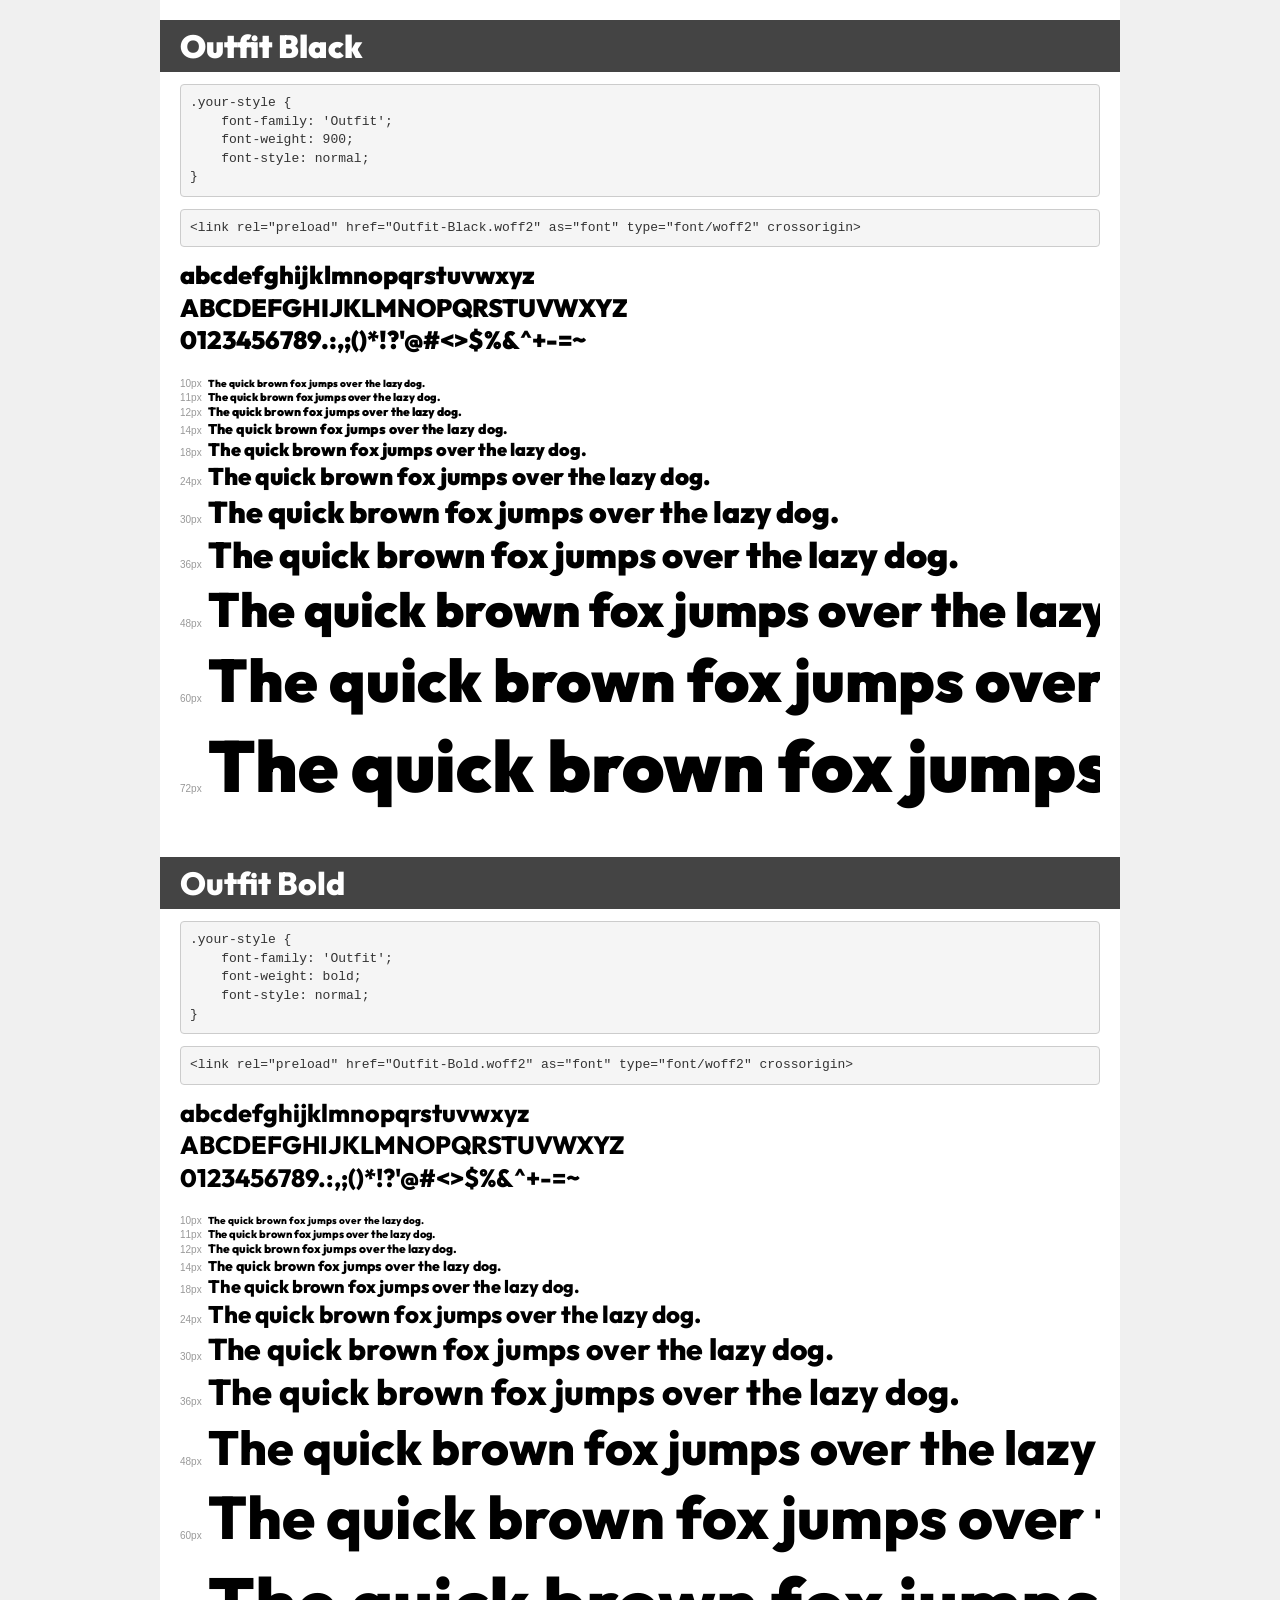
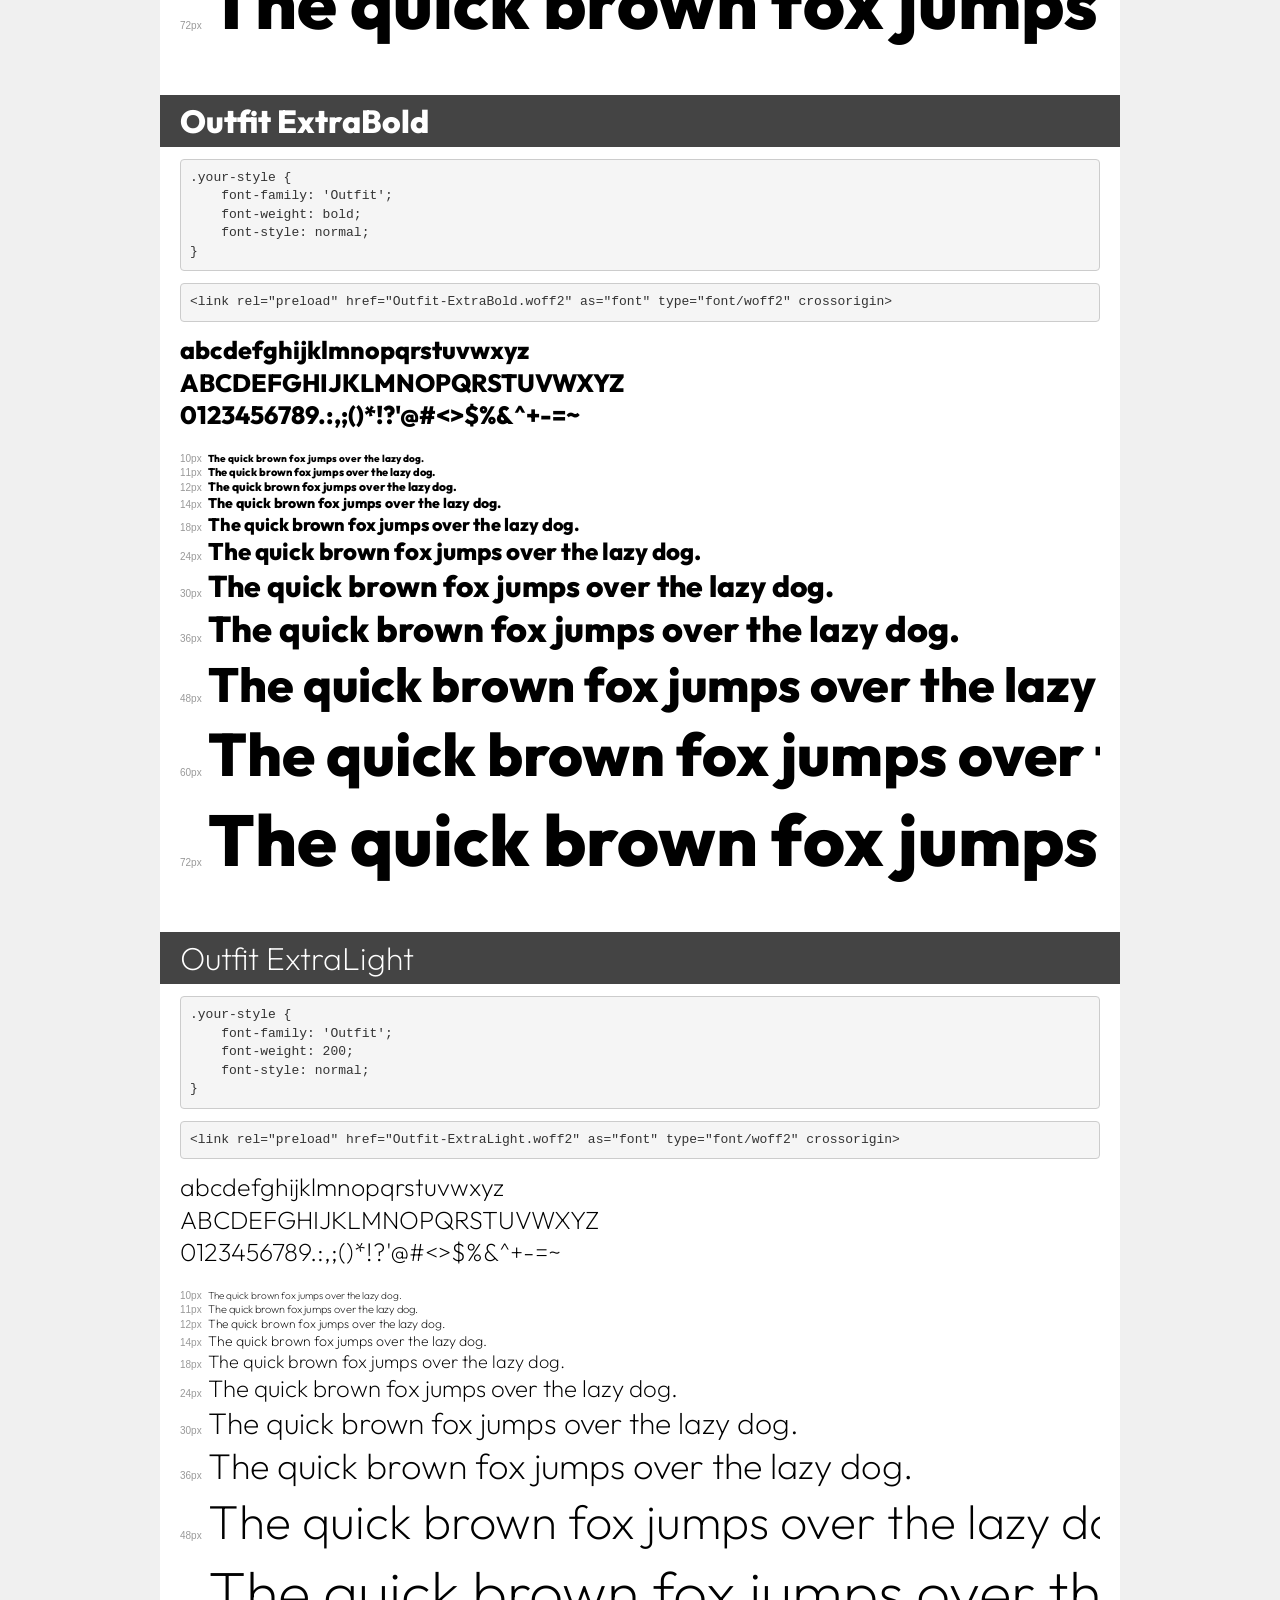
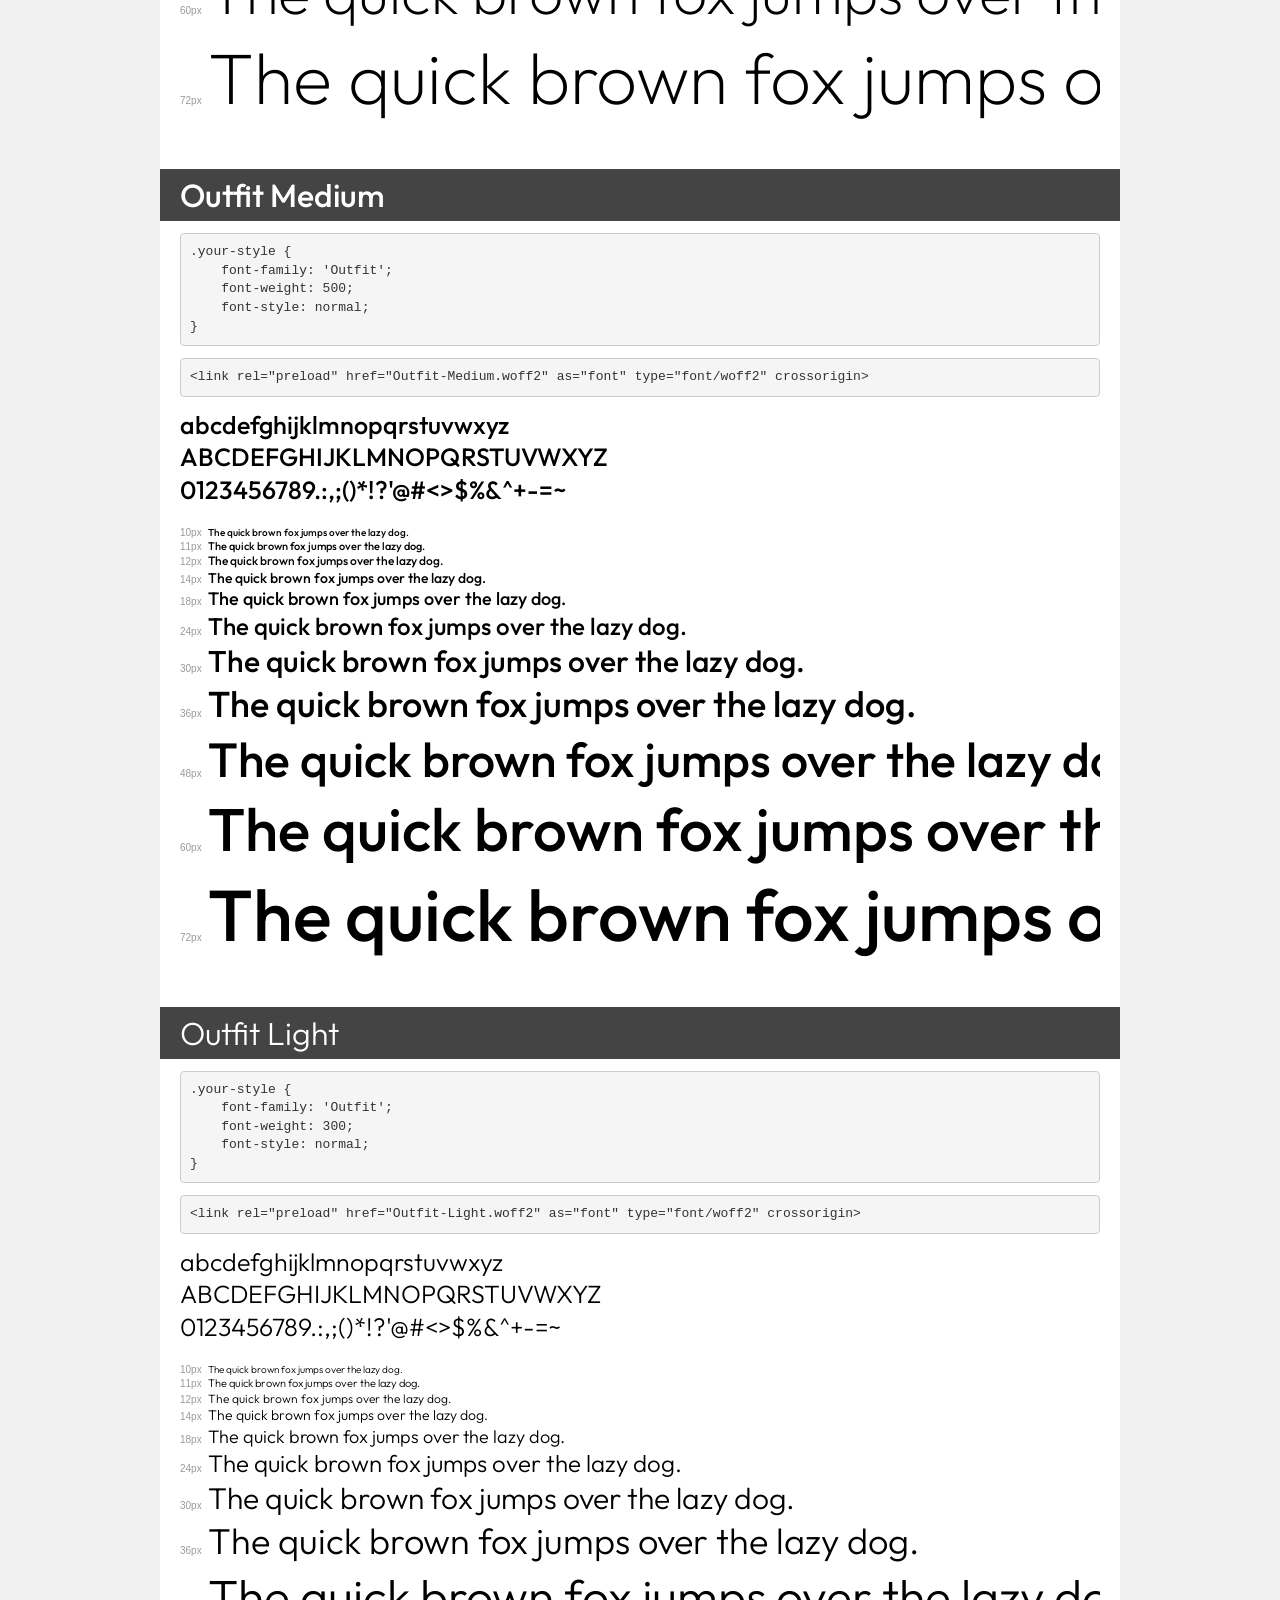
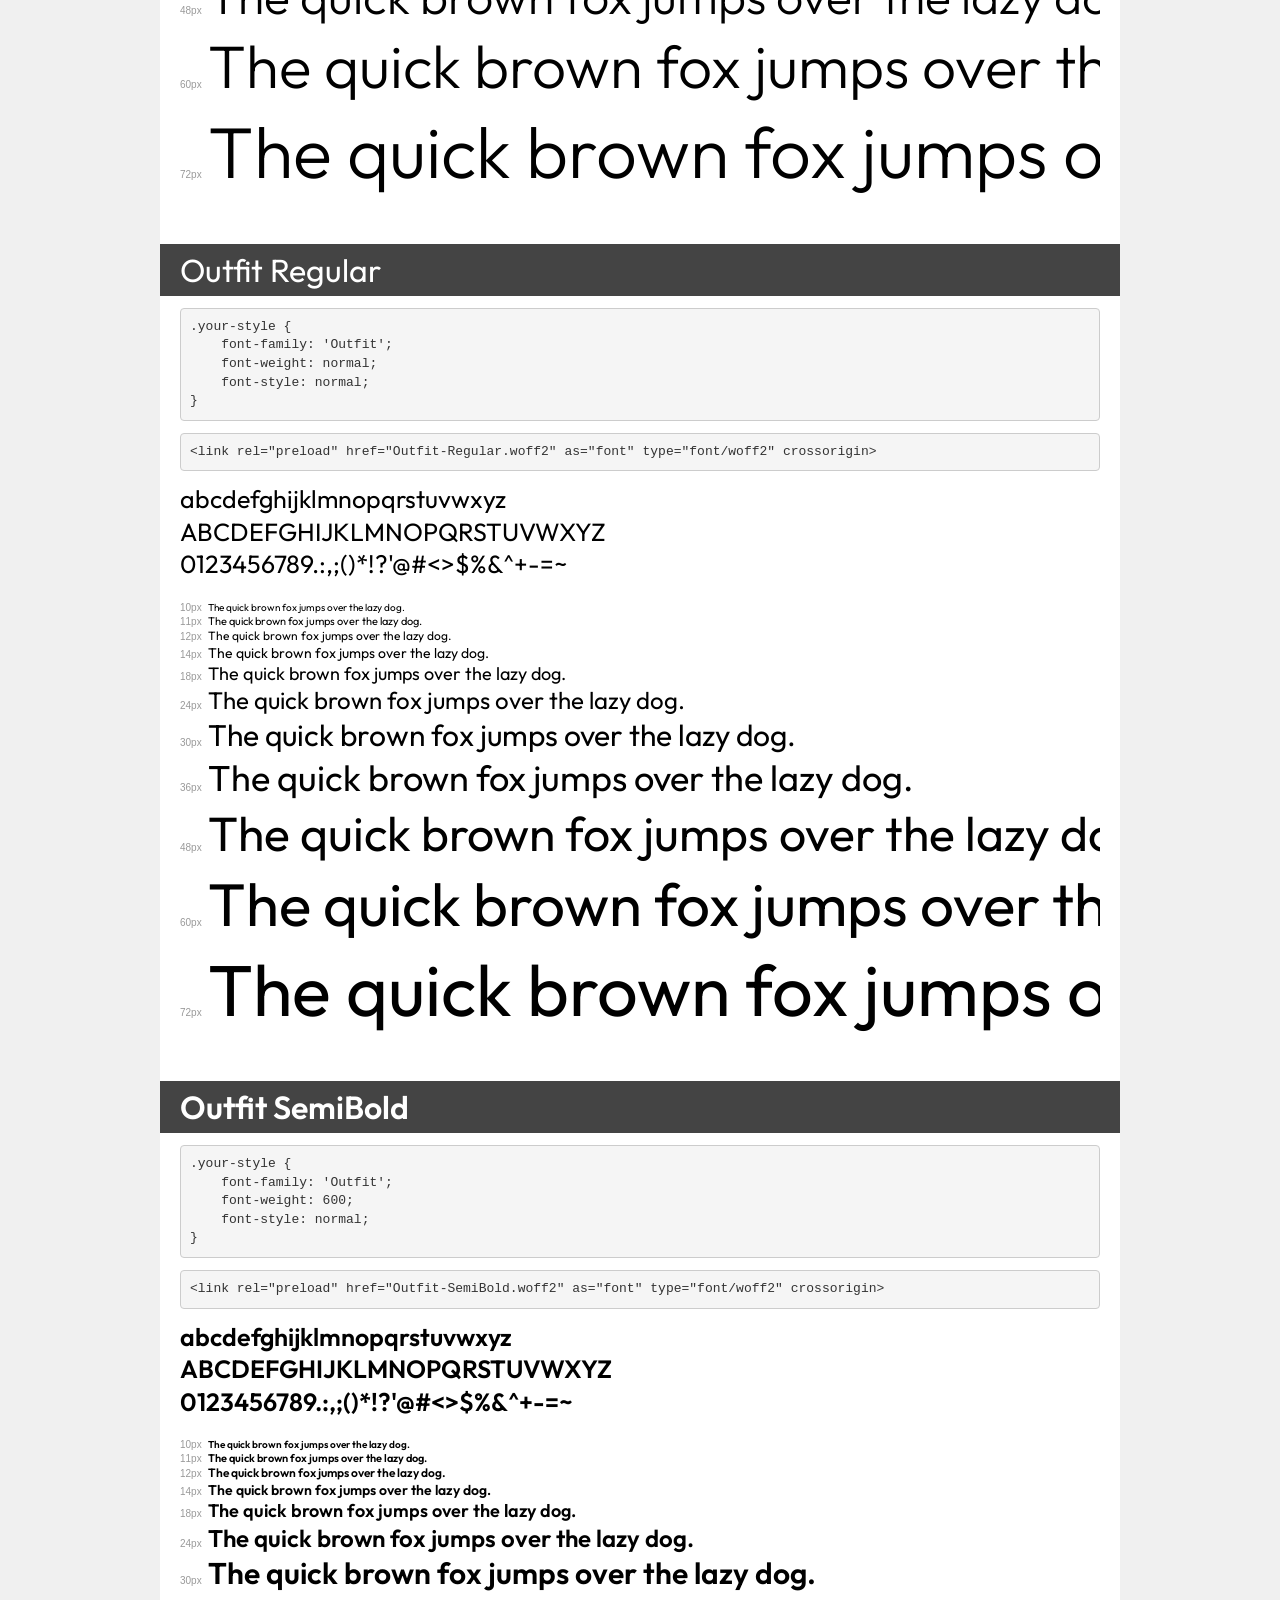
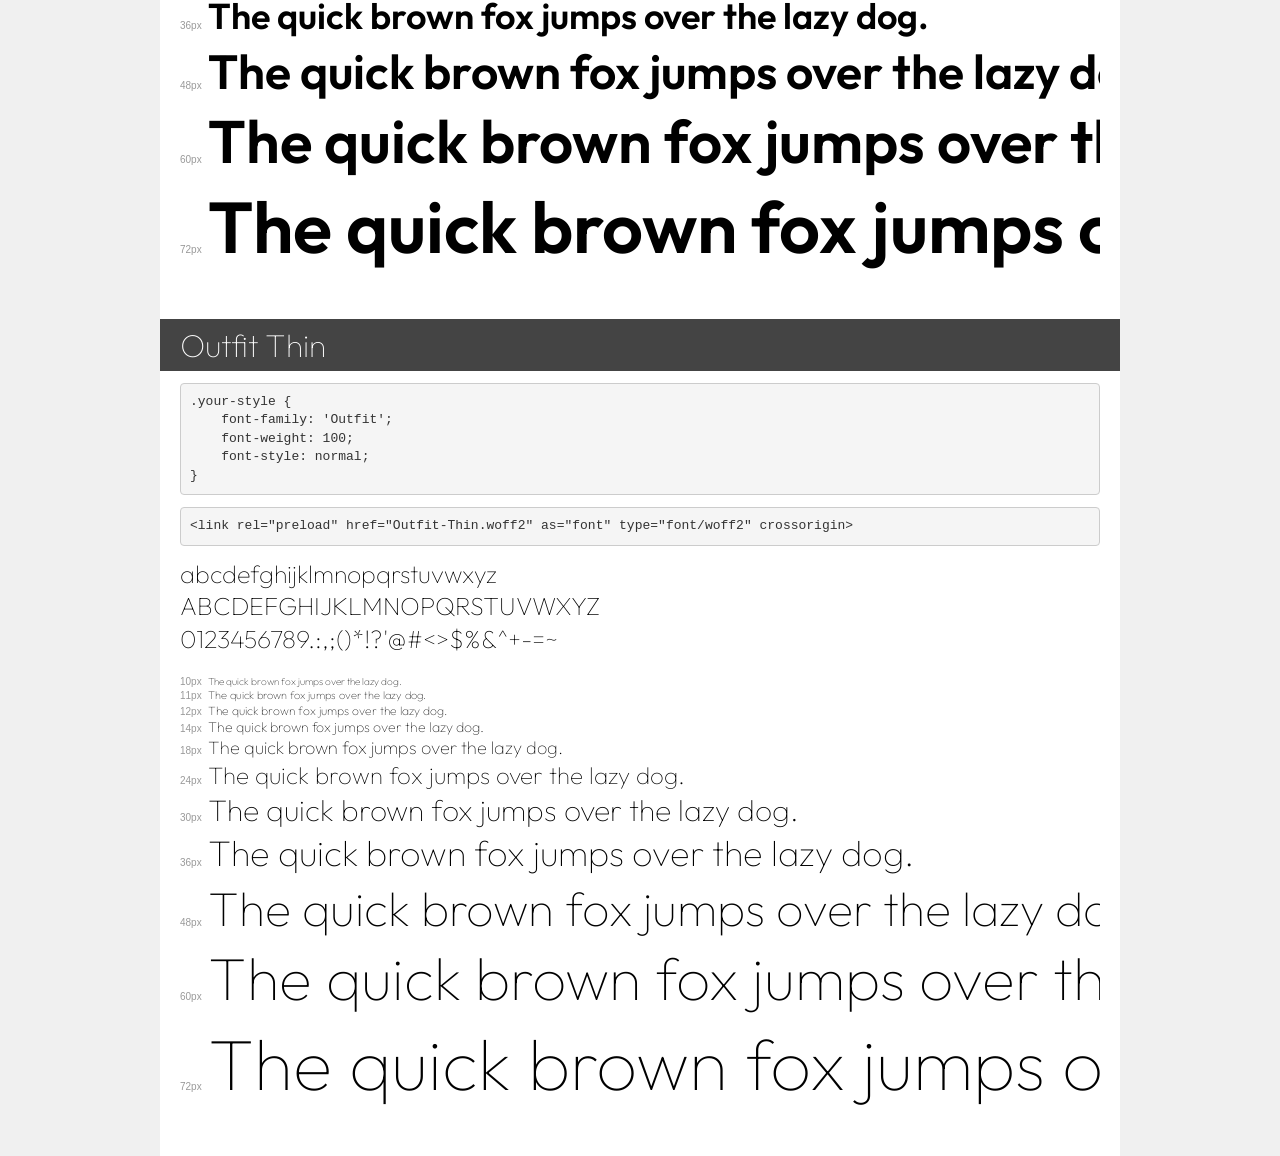
<file: PARK-INFINITY/assets/font/paek infinity/demo.html>
<!DOCTYPE html>
<html lang="en">
<head>
    <meta charset="utf-8">
    <meta http-equiv="X-UA-Compatible" content="IE=edge">
    <meta name="viewport" content="width=device-width, initial-scale=1">
    <meta name="robots" content="noindex, noarchive">
    <meta name="format-detection" content="telephone=no">
    <title>Transfonter demo</title>
    <link href="stylesheet.css" rel="stylesheet">
    <style>
        /*
        http://meyerweb.com/eric/tools/css/reset/
        v2.0 | 20110126
        License: none (public domain)
        */
        html, body, div, span, applet, object, iframe,
        h1, h2, h3, h4, h5, h6, p, blockquote, pre,
        a, abbr, acronym, address, big, cite, code,
        del, dfn, em, img, ins, kbd, q, s, samp,
        small, strike, strong, sub, sup, tt, var,
        b, u, i, center,
        dl, dt, dd, ol, ul, li,
        fieldset, form, label, legend,
        table, caption, tbody, tfoot, thead, tr, th, td,
        article, aside, canvas, details, embed,
        figure, figcaption, footer, header, hgroup,
        menu, nav, output, ruby, section, summary,
        time, mark, audio, video {
            margin: 0;
            padding: 0;
            border: 0;
            font-size: 100%;
            font: inherit;
            vertical-align: baseline;
        }
        /* HTML5 display-role reset for older browsers */
        article, aside, details, figcaption, figure,
        footer, header, hgroup, menu, nav, section {
            display: block;
        }
        body {
            line-height: 1;
        }
        ol, ul {
            list-style: none;
        }
        blockquote, q {
            quotes: none;
        }
        blockquote:before, blockquote:after,
        q:before, q:after {
            content: '';
            content: none;
        }
        table {
            border-collapse: collapse;
            border-spacing: 0;
        }
        /* demo styles */
        body {
            background: #f0f0f0;
            color: #000;
        }
        .page {
            background: #fff;
            width: 920px;
            margin: 0 auto;
            padding: 20px 20px 0 20px;
            overflow: hidden;
        }
        .font-container {
            overflow-x: auto;
            overflow-y: hidden;
            margin-bottom: 40px;
            line-height: 1.3;
            white-space: nowrap;
            padding-bottom: 5px;
        }
        h1 {
            position: relative;
            background: #444;
            font-size: 32px;
            color: #fff;
            padding: 10px 20px;
            margin: 0 -20px 12px -20px;
        }
        .letters {
            font-size: 25px;
            margin-bottom: 20px;
        }
        .s10:before {
            content: '10px';
        }
        .s11:before {
            content: '11px';
        }
        .s12:before {
            content: '12px';
        }
        .s14:before {
            content: '14px';
        }
        .s18:before {
            content: '18px';
        }
        .s24:before {
            content: '24px';
        }
        .s30:before {
            content: '30px';
        }
        .s36:before {
            content: '36px';
        }
        .s48:before {
            content: '48px';
        }
        .s60:before {
            content: '60px';
        }
        .s72:before {
            content: '72px';
        }
        .s10:before, .s11:before, .s12:before, .s14:before,
        .s18:before, .s24:before, .s30:before, .s36:before,
        .s48:before, .s60:before, .s72:before {
            font-family: Arial, sans-serif;
            font-size: 10px;
            font-weight: normal;
            font-style: normal;
            color: #999;
            padding-right: 6px;
        }
        pre {
            display: block;
            padding: 9px;
            margin: 0 0 12px;
            font-family: Monaco, Menlo, Consolas, "Courier New", monospace;
            font-size: 13px;
            line-height: 1.428571429;
            color: #333;
            font-weight: normal;
            font-style: normal;
            background-color: #f5f5f5;
            border: 1px solid #ccc;
            overflow-x: auto;
            border-radius: 4px;
        }
        /* responsive */
        @media (max-width: 959px) {
            .page {
                width: auto;
                margin: 0;
            }
        }
    </style>
</head>
<body>
<div class="page">
    <div class="demo">
        <h1 style="font-family: 'Outfit'; font-weight: 900; font-style: normal;">Outfit Black</h1>
        <pre title="Usage">.your-style {
    font-family: 'Outfit';
    font-weight: 900;
    font-style: normal;
}</pre>
        <pre title="Preload (optional)">
&lt;link rel=&quot;preload&quot; href=&quot;Outfit-Black.woff2&quot; as=&quot;font&quot; type=&quot;font/woff2&quot; crossorigin&gt;</pre>
        <div class="font-container" style="font-family: 'Outfit'; font-weight: 900; font-style: normal;">
            <p class="letters">
                abcdefghijklmnopqrstuvwxyz<br>
ABCDEFGHIJKLMNOPQRSTUVWXYZ<br>
                0123456789.:,;()*!?'@#&lt;&gt;$%&^+-=~
            </p>
            <p class="s10" style="font-size: 10px;">The quick brown fox jumps over the lazy dog.</p>
            <p class="s11" style="font-size: 11px;">The quick brown fox jumps over the lazy dog.</p>
            <p class="s12" style="font-size: 12px;">The quick brown fox jumps over the lazy dog.</p>
            <p class="s14" style="font-size: 14px;">The quick brown fox jumps over the lazy dog.</p>
            <p class="s18" style="font-size: 18px;">The quick brown fox jumps over the lazy dog.</p>
            <p class="s24" style="font-size: 24px;">The quick brown fox jumps over the lazy dog.</p>
            <p class="s30" style="font-size: 30px;">The quick brown fox jumps over the lazy dog.</p>
            <p class="s36" style="font-size: 36px;">The quick brown fox jumps over the lazy dog.</p>
            <p class="s48" style="font-size: 48px;">The quick brown fox jumps over the lazy dog.</p>
            <p class="s60" style="font-size: 60px;">The quick brown fox jumps over the lazy dog.</p>
            <p class="s72" style="font-size: 72px;">The quick brown fox jumps over the lazy dog.</p>
        </div>
    </div>

    <div class="demo">
        <h1 style="font-family: 'Outfit'; font-weight: bold; font-style: normal;">Outfit Bold</h1>
        <pre title="Usage">.your-style {
    font-family: 'Outfit';
    font-weight: bold;
    font-style: normal;
}</pre>
        <pre title="Preload (optional)">
&lt;link rel=&quot;preload&quot; href=&quot;Outfit-Bold.woff2&quot; as=&quot;font&quot; type=&quot;font/woff2&quot; crossorigin&gt;</pre>
        <div class="font-container" style="font-family: 'Outfit'; font-weight: bold; font-style: normal;">
            <p class="letters">
                abcdefghijklmnopqrstuvwxyz<br>
ABCDEFGHIJKLMNOPQRSTUVWXYZ<br>
                0123456789.:,;()*!?'@#&lt;&gt;$%&^+-=~
            </p>
            <p class="s10" style="font-size: 10px;">The quick brown fox jumps over the lazy dog.</p>
            <p class="s11" style="font-size: 11px;">The quick brown fox jumps over the lazy dog.</p>
            <p class="s12" style="font-size: 12px;">The quick brown fox jumps over the lazy dog.</p>
            <p class="s14" style="font-size: 14px;">The quick brown fox jumps over the lazy dog.</p>
            <p class="s18" style="font-size: 18px;">The quick brown fox jumps over the lazy dog.</p>
            <p class="s24" style="font-size: 24px;">The quick brown fox jumps over the lazy dog.</p>
            <p class="s30" style="font-size: 30px;">The quick brown fox jumps over the lazy dog.</p>
            <p class="s36" style="font-size: 36px;">The quick brown fox jumps over the lazy dog.</p>
            <p class="s48" style="font-size: 48px;">The quick brown fox jumps over the lazy dog.</p>
            <p class="s60" style="font-size: 60px;">The quick brown fox jumps over the lazy dog.</p>
            <p class="s72" style="font-size: 72px;">The quick brown fox jumps over the lazy dog.</p>
        </div>
    </div>

    <div class="demo">
        <h1 style="font-family: 'Outfit'; font-weight: bold; font-style: normal;">Outfit ExtraBold</h1>
        <pre title="Usage">.your-style {
    font-family: 'Outfit';
    font-weight: bold;
    font-style: normal;
}</pre>
        <pre title="Preload (optional)">
&lt;link rel=&quot;preload&quot; href=&quot;Outfit-ExtraBold.woff2&quot; as=&quot;font&quot; type=&quot;font/woff2&quot; crossorigin&gt;</pre>
        <div class="font-container" style="font-family: 'Outfit'; font-weight: bold; font-style: normal;">
            <p class="letters">
                abcdefghijklmnopqrstuvwxyz<br>
ABCDEFGHIJKLMNOPQRSTUVWXYZ<br>
                0123456789.:,;()*!?'@#&lt;&gt;$%&^+-=~
            </p>
            <p class="s10" style="font-size: 10px;">The quick brown fox jumps over the lazy dog.</p>
            <p class="s11" style="font-size: 11px;">The quick brown fox jumps over the lazy dog.</p>
            <p class="s12" style="font-size: 12px;">The quick brown fox jumps over the lazy dog.</p>
            <p class="s14" style="font-size: 14px;">The quick brown fox jumps over the lazy dog.</p>
            <p class="s18" style="font-size: 18px;">The quick brown fox jumps over the lazy dog.</p>
            <p class="s24" style="font-size: 24px;">The quick brown fox jumps over the lazy dog.</p>
            <p class="s30" style="font-size: 30px;">The quick brown fox jumps over the lazy dog.</p>
            <p class="s36" style="font-size: 36px;">The quick brown fox jumps over the lazy dog.</p>
            <p class="s48" style="font-size: 48px;">The quick brown fox jumps over the lazy dog.</p>
            <p class="s60" style="font-size: 60px;">The quick brown fox jumps over the lazy dog.</p>
            <p class="s72" style="font-size: 72px;">The quick brown fox jumps over the lazy dog.</p>
        </div>
    </div>

    <div class="demo">
        <h1 style="font-family: 'Outfit'; font-weight: 200; font-style: normal;">Outfit ExtraLight</h1>
        <pre title="Usage">.your-style {
    font-family: 'Outfit';
    font-weight: 200;
    font-style: normal;
}</pre>
        <pre title="Preload (optional)">
&lt;link rel=&quot;preload&quot; href=&quot;Outfit-ExtraLight.woff2&quot; as=&quot;font&quot; type=&quot;font/woff2&quot; crossorigin&gt;</pre>
        <div class="font-container" style="font-family: 'Outfit'; font-weight: 200; font-style: normal;">
            <p class="letters">
                abcdefghijklmnopqrstuvwxyz<br>
ABCDEFGHIJKLMNOPQRSTUVWXYZ<br>
                0123456789.:,;()*!?'@#&lt;&gt;$%&^+-=~
            </p>
            <p class="s10" style="font-size: 10px;">The quick brown fox jumps over the lazy dog.</p>
            <p class="s11" style="font-size: 11px;">The quick brown fox jumps over the lazy dog.</p>
            <p class="s12" style="font-size: 12px;">The quick brown fox jumps over the lazy dog.</p>
            <p class="s14" style="font-size: 14px;">The quick brown fox jumps over the lazy dog.</p>
            <p class="s18" style="font-size: 18px;">The quick brown fox jumps over the lazy dog.</p>
            <p class="s24" style="font-size: 24px;">The quick brown fox jumps over the lazy dog.</p>
            <p class="s30" style="font-size: 30px;">The quick brown fox jumps over the lazy dog.</p>
            <p class="s36" style="font-size: 36px;">The quick brown fox jumps over the lazy dog.</p>
            <p class="s48" style="font-size: 48px;">The quick brown fox jumps over the lazy dog.</p>
            <p class="s60" style="font-size: 60px;">The quick brown fox jumps over the lazy dog.</p>
            <p class="s72" style="font-size: 72px;">The quick brown fox jumps over the lazy dog.</p>
        </div>
    </div>

    <div class="demo">
        <h1 style="font-family: 'Outfit'; font-weight: 500; font-style: normal;">Outfit Medium</h1>
        <pre title="Usage">.your-style {
    font-family: 'Outfit';
    font-weight: 500;
    font-style: normal;
}</pre>
        <pre title="Preload (optional)">
&lt;link rel=&quot;preload&quot; href=&quot;Outfit-Medium.woff2&quot; as=&quot;font&quot; type=&quot;font/woff2&quot; crossorigin&gt;</pre>
        <div class="font-container" style="font-family: 'Outfit'; font-weight: 500; font-style: normal;">
            <p class="letters">
                abcdefghijklmnopqrstuvwxyz<br>
ABCDEFGHIJKLMNOPQRSTUVWXYZ<br>
                0123456789.:,;()*!?'@#&lt;&gt;$%&^+-=~
            </p>
            <p class="s10" style="font-size: 10px;">The quick brown fox jumps over the lazy dog.</p>
            <p class="s11" style="font-size: 11px;">The quick brown fox jumps over the lazy dog.</p>
            <p class="s12" style="font-size: 12px;">The quick brown fox jumps over the lazy dog.</p>
            <p class="s14" style="font-size: 14px;">The quick brown fox jumps over the lazy dog.</p>
            <p class="s18" style="font-size: 18px;">The quick brown fox jumps over the lazy dog.</p>
            <p class="s24" style="font-size: 24px;">The quick brown fox jumps over the lazy dog.</p>
            <p class="s30" style="font-size: 30px;">The quick brown fox jumps over the lazy dog.</p>
            <p class="s36" style="font-size: 36px;">The quick brown fox jumps over the lazy dog.</p>
            <p class="s48" style="font-size: 48px;">The quick brown fox jumps over the lazy dog.</p>
            <p class="s60" style="font-size: 60px;">The quick brown fox jumps over the lazy dog.</p>
            <p class="s72" style="font-size: 72px;">The quick brown fox jumps over the lazy dog.</p>
        </div>
    </div>

    <div class="demo">
        <h1 style="font-family: 'Outfit'; font-weight: 300; font-style: normal;">Outfit Light</h1>
        <pre title="Usage">.your-style {
    font-family: 'Outfit';
    font-weight: 300;
    font-style: normal;
}</pre>
        <pre title="Preload (optional)">
&lt;link rel=&quot;preload&quot; href=&quot;Outfit-Light.woff2&quot; as=&quot;font&quot; type=&quot;font/woff2&quot; crossorigin&gt;</pre>
        <div class="font-container" style="font-family: 'Outfit'; font-weight: 300; font-style: normal;">
            <p class="letters">
                abcdefghijklmnopqrstuvwxyz<br>
ABCDEFGHIJKLMNOPQRSTUVWXYZ<br>
                0123456789.:,;()*!?'@#&lt;&gt;$%&^+-=~
            </p>
            <p class="s10" style="font-size: 10px;">The quick brown fox jumps over the lazy dog.</p>
            <p class="s11" style="font-size: 11px;">The quick brown fox jumps over the lazy dog.</p>
            <p class="s12" style="font-size: 12px;">The quick brown fox jumps over the lazy dog.</p>
            <p class="s14" style="font-size: 14px;">The quick brown fox jumps over the lazy dog.</p>
            <p class="s18" style="font-size: 18px;">The quick brown fox jumps over the lazy dog.</p>
            <p class="s24" style="font-size: 24px;">The quick brown fox jumps over the lazy dog.</p>
            <p class="s30" style="font-size: 30px;">The quick brown fox jumps over the lazy dog.</p>
            <p class="s36" style="font-size: 36px;">The quick brown fox jumps over the lazy dog.</p>
            <p class="s48" style="font-size: 48px;">The quick brown fox jumps over the lazy dog.</p>
            <p class="s60" style="font-size: 60px;">The quick brown fox jumps over the lazy dog.</p>
            <p class="s72" style="font-size: 72px;">The quick brown fox jumps over the lazy dog.</p>
        </div>
    </div>

    <div class="demo">
        <h1 style="font-family: 'Outfit'; font-weight: normal; font-style: normal;">Outfit Regular</h1>
        <pre title="Usage">.your-style {
    font-family: 'Outfit';
    font-weight: normal;
    font-style: normal;
}</pre>
        <pre title="Preload (optional)">
&lt;link rel=&quot;preload&quot; href=&quot;Outfit-Regular.woff2&quot; as=&quot;font&quot; type=&quot;font/woff2&quot; crossorigin&gt;</pre>
        <div class="font-container" style="font-family: 'Outfit'; font-weight: normal; font-style: normal;">
            <p class="letters">
                abcdefghijklmnopqrstuvwxyz<br>
ABCDEFGHIJKLMNOPQRSTUVWXYZ<br>
                0123456789.:,;()*!?'@#&lt;&gt;$%&^+-=~
            </p>
            <p class="s10" style="font-size: 10px;">The quick brown fox jumps over the lazy dog.</p>
            <p class="s11" style="font-size: 11px;">The quick brown fox jumps over the lazy dog.</p>
            <p class="s12" style="font-size: 12px;">The quick brown fox jumps over the lazy dog.</p>
            <p class="s14" style="font-size: 14px;">The quick brown fox jumps over the lazy dog.</p>
            <p class="s18" style="font-size: 18px;">The quick brown fox jumps over the lazy dog.</p>
            <p class="s24" style="font-size: 24px;">The quick brown fox jumps over the lazy dog.</p>
            <p class="s30" style="font-size: 30px;">The quick brown fox jumps over the lazy dog.</p>
            <p class="s36" style="font-size: 36px;">The quick brown fox jumps over the lazy dog.</p>
            <p class="s48" style="font-size: 48px;">The quick brown fox jumps over the lazy dog.</p>
            <p class="s60" style="font-size: 60px;">The quick brown fox jumps over the lazy dog.</p>
            <p class="s72" style="font-size: 72px;">The quick brown fox jumps over the lazy dog.</p>
        </div>
    </div>

    <div class="demo">
        <h1 style="font-family: 'Outfit'; font-weight: 600; font-style: normal;">Outfit SemiBold</h1>
        <pre title="Usage">.your-style {
    font-family: 'Outfit';
    font-weight: 600;
    font-style: normal;
}</pre>
        <pre title="Preload (optional)">
&lt;link rel=&quot;preload&quot; href=&quot;Outfit-SemiBold.woff2&quot; as=&quot;font&quot; type=&quot;font/woff2&quot; crossorigin&gt;</pre>
        <div class="font-container" style="font-family: 'Outfit'; font-weight: 600; font-style: normal;">
            <p class="letters">
                abcdefghijklmnopqrstuvwxyz<br>
ABCDEFGHIJKLMNOPQRSTUVWXYZ<br>
                0123456789.:,;()*!?'@#&lt;&gt;$%&^+-=~
            </p>
            <p class="s10" style="font-size: 10px;">The quick brown fox jumps over the lazy dog.</p>
            <p class="s11" style="font-size: 11px;">The quick brown fox jumps over the lazy dog.</p>
            <p class="s12" style="font-size: 12px;">The quick brown fox jumps over the lazy dog.</p>
            <p class="s14" style="font-size: 14px;">The quick brown fox jumps over the lazy dog.</p>
            <p class="s18" style="font-size: 18px;">The quick brown fox jumps over the lazy dog.</p>
            <p class="s24" style="font-size: 24px;">The quick brown fox jumps over the lazy dog.</p>
            <p class="s30" style="font-size: 30px;">The quick brown fox jumps over the lazy dog.</p>
            <p class="s36" style="font-size: 36px;">The quick brown fox jumps over the lazy dog.</p>
            <p class="s48" style="font-size: 48px;">The quick brown fox jumps over the lazy dog.</p>
            <p class="s60" style="font-size: 60px;">The quick brown fox jumps over the lazy dog.</p>
            <p class="s72" style="font-size: 72px;">The quick brown fox jumps over the lazy dog.</p>
        </div>
    </div>

    <div class="demo">
        <h1 style="font-family: 'Outfit'; font-weight: 100; font-style: normal;">Outfit Thin</h1>
        <pre title="Usage">.your-style {
    font-family: 'Outfit';
    font-weight: 100;
    font-style: normal;
}</pre>
        <pre title="Preload (optional)">
&lt;link rel=&quot;preload&quot; href=&quot;Outfit-Thin.woff2&quot; as=&quot;font&quot; type=&quot;font/woff2&quot; crossorigin&gt;</pre>
        <div class="font-container" style="font-family: 'Outfit'; font-weight: 100; font-style: normal;">
            <p class="letters">
                abcdefghijklmnopqrstuvwxyz<br>
ABCDEFGHIJKLMNOPQRSTUVWXYZ<br>
                0123456789.:,;()*!?'@#&lt;&gt;$%&^+-=~
            </p>
            <p class="s10" style="font-size: 10px;">The quick brown fox jumps over the lazy dog.</p>
            <p class="s11" style="font-size: 11px;">The quick brown fox jumps over the lazy dog.</p>
            <p class="s12" style="font-size: 12px;">The quick brown fox jumps over the lazy dog.</p>
            <p class="s14" style="font-size: 14px;">The quick brown fox jumps over the lazy dog.</p>
            <p class="s18" style="font-size: 18px;">The quick brown fox jumps over the lazy dog.</p>
            <p class="s24" style="font-size: 24px;">The quick brown fox jumps over the lazy dog.</p>
            <p class="s30" style="font-size: 30px;">The quick brown fox jumps over the lazy dog.</p>
            <p class="s36" style="font-size: 36px;">The quick brown fox jumps over the lazy dog.</p>
            <p class="s48" style="font-size: 48px;">The quick brown fox jumps over the lazy dog.</p>
            <p class="s60" style="font-size: 60px;">The quick brown fox jumps over the lazy dog.</p>
            <p class="s72" style="font-size: 72px;">The quick brown fox jumps over the lazy dog.</p>
        </div>
    </div>

</div>
</body>
</html>
</file>
<file: Bootstrap-Final-Exam/assets/style.css>
*{
    margin:0;
    padding:0;
    box-sizing:border-box;
}

body{
    background:#fff;
    overflow-x:hidden;
}

.mein-box{
    position:fixed;
    width:100%;
    height:100vh;
    z-index:-1;
}

.box1{
    width:280px;
    height:100vh;
    background:#d6a318;
}

.box3{
    width:650px;
    height:100vh;
    right:0;
    background:#ef3f23;
    border-radius:55% 0 0 55%;
}

/* Hero */

.hero-section{
    min-height:88vh;
    display:flex;
    align-items:center;
}

.hello{
    font-size:28px;
    font-weight:600;
    margin-bottom:15px;
}

.hero-title{
    font-size:65px;
    font-weight:700;
    color:#222;
}

.line{
    width:120px;
    height:4px;
    background:#ef3f23;
}

.developer{
    font-size:42px;
    font-weight:600;
    color:#222;
}

.developer span{
    color:#ef3f23;
}

.hero-text{
    color:#777;
    width:480px;
    line-height:34px;
    font-size:18px;
}

.contact-btn{
    background:#ef3f23;
    color:#fff;
    padding:13px 40px;
    border-radius:8px;
}

.contact-btn:hover{
    background:#d53017;
    color:#fff;
}


.hero-img{
    position:relative;
    width:520px;
    height:520px;
    margin:auto;
}

.outer-border{
    position:absolute;
    width:520px;
    height:520px;
    border:14px solid #ef3f23;
    border-radius:55% 55% 0 55%;
    top:0;
    left:0;
    z-index:1;
}

.img-border{
    position:absolute;
    width:470px;
    height:470px;
    border:10px solid #222;
    border-radius:55% 55% 0 55%;
    overflow:hidden;
    top:25px;
    left:25px;
    background:#fff;
    z-index:2;
}

.img-border img{
    width:100%;
    height:100%;
    object-fit:cover;
}


@media(max-width:991px){

.hero-title{
    font-size:45px;
}

.developer{
    font-size:30px;
}

.hero-text{
    width:100%;
}

.hero-img{
    margin-top:60px;
    width:380px;
    height:380px;
}

.outer-border{
    width:380px;
    height:380px;
}

.img-border{
    width:340px;
    height:340px;
}

}
</file>
<file: css-project-Freshcard/css/style.css>
*{
    margin: 0;
    padding: 0;
    box-sizing: border-box;
    font-family: sans-serif;
}



/* TOP BAR */

.top-bar{
    width: 100%;
    height: 40px;
    background: #f5f5f5;
    padding: 0 40px;

    display: flex;
    justify-content: space-between;
    align-items: center;
}

.top-bar p{
    font-size: 14px;
    color: #666;
}

/* HEADER */

.header{
    width: 100%;
    padding: 20px 40px;

    display: flex;
    align-items: center;
    gap: 20px;
}

.logo{
    display: flex;
    align-items: center;
    gap: 10px;
}

.logo i{
    color: #0aad0a;
    font-size: 28px;
}

.logo h2{
    font-size: 32px;
}

.search-box{
    flex: 1;
    height: 50px;
    border: 1px solid #ddd;
    border-radius: 10px;

    display: flex;
    align-items: center;
    justify-content: space-between;

    padding: 0 20px;
}

.search-box input{
    width: 100%;
    border: none;
    outline: none;
    font-size: 16px;
}

.location-btn{
    height: 50px;
    padding: 0 20px;
    border: 1px solid #ddd;
    border-radius: 10px;
    cursor: pointer;
}

.header-icons{
    display: flex;
    gap: 20px;
}

.icon-box{
    position: relative;
    font-size: 22px;
}

.icon-box span{
    position: absolute;
    top: -10px;
    right: -10px;

    width: 20px;
    height: 20px;
    border-radius: 50%;

    background: #0aad0a;
    color: white;

    font-size: 12px;

    display: flex;
    justify-content: center;
    align-items: center;
}

/* NAVBAR */

.navbar{
    width: 100%;
    padding: 15px 40px;
    border-top: 1px solid #eee;
    border-bottom: 1px solid #eee;

    display: flex;
    align-items: center;
    gap: 30px;
}

.department-btn{
    background: #0aad0a;
    color: white;
    border: none;
    padding: 14px 25px;
    border-radius: 10px;
    cursor: pointer;
}

.nav-links{
    list-style: none;

    display: flex;
    gap: 25px;
}

.nav-links li{
    cursor: pointer;
}

/* HERO SECTION */

.hero-section{
    width: 100%;
    padding: 40px;
    background: #f7f4ef;

    display: flex;
    justify-content: space-between;
    align-items: center;

    border-radius: 20px;
    margin-top: 20px;
}

.hero-content{
    width: 45%;
}

.tag{
    background: #ffd43b;
    padding: 8px 15px;
    border-radius: 20px;
    font-size: 13px;
    font-weight: bold;
}

.hero-content h1{
    font-size: 60px;
    line-height: 75px;
    margin-top: 20px;
    color: #001e2b;
}

.hero-content h1 span{
    color: #0aad0a;
}

.hero-content p{
    margin: 20px 0;
    color: #666;
    line-height: 28px;
}

.hero-content button{
    padding: 15px 25px;
    border: none;
    border-radius: 10px;
    background: #001e2b;
    color: white;
    cursor: pointer;
}

.hero-image{
    width: 50%;
}

.hero-image img{
    width: 100%;
}

/* SECTION TITLE */

.section-title{
    padding: 40px;
}

.section-title h2{
    font-size: 35px;
}

/* CATEGORY SECTION */

.category-container{
    width: 100%;
    padding: 0 40px;
    display: flex;
    gap: 56px;
    flex-wrap: wrap;
    justify-content: center;
    
}

.category-card{
    width: 180px;
    height: 180px;
    border: 1px solid #ddd;
    border-radius: 10px;
    display: flex;
    flex-direction: column;
    justify-content: center;
    align-items: center;
    gap: 15px;
}

.category-card img{
    width: 90px;
}

/* OFFER SECTION */

.offer-section{
    width: 100%;
    padding: 40px;

    display: flex;
    gap: 20px;
}

.offer-box{
    flex: 1;
    background: #f5f5f5;
    border-radius: 15px;

    padding: 30px;

    display: flex;
    justify-content: space-between;
    align-items: center;
}

.offer-content h2{
    font-size: 36px;
    margin-bottom: 10px;
}

.offer-content p{
    margin-bottom: 20px;
    color: #666;
}

.offer-content button{
    background: #001e2b;
    color: white;
    border: none;
    padding: 12px 20px;
    border-radius: 8px;
}

.offer-box img{
    width: 220px;
}

/* PRODUCTS */

.product-container{
    width: 100%;
    padding: 0 40px;
    margin-top: 35px;
    display: flex;
    gap: 20px;
    flex-wrap: wrap;
}

.product-card{
    width: 250px;
    border: 1px solid #ddd;
    border-radius: 12px;
    padding: 15px;
    position: relative;
}

.sale{
    position: absolute;
    top: 10px;
    left: 10px;
    background: #0aad0a;
    color: white;
    font-size: 11px;
    padding: 5px 10px;
    border-radius: 5px;
}

.red{
    background: red;
}

.product-card img{
    width: 140px;
    display: block;
    margin: auto;
}

.category{
    color: #777;
    font-size: 13px;
    margin-top: 10px;
}

.product-card h3{
    margin: 10px 0;
}

.rating{
    color: gold;
    margin-bottom: 15px;
}

.rating span{
    color: #666;
}

.price-box{
    display: flex;
    justify-content: space-between;
    align-items: center;
}

.price{
    font-size: 22px;
    font-weight: bold;
}

.price-box button{
    background: #0aad0a;
    color: white;
    border: none;
    padding: 10px 18px;
    border-radius: 6px;
}

/* FEATURES */

.features{
    width: 100%;
    padding: 60px 40px;
    display: flex;
    justify-content: space-between;
    gap: 20px;
}

.feature-box{
    width: 25%;
}

.feature-box i{
    font-size: 35px;
    color: #0aad0a;
    margin-bottom: 15px;
}

.feature-box h3{
    margin-bottom: 10px;
}

.feature-box p{
    color: #666;
    line-height: 25px;
}

/* FOOTER */

.footer{
    background: #f5f5f5;
    padding: 60px 40px;
    margin-top: 40px;
}

.footer-container{
    display: flex;
    justify-content: space-between;
    flex-wrap: wrap;
    gap: 30px;
}

.footer-box h3{
    margin-bottom: 20px;
}

.footer-box p{
    margin-bottom: 10px;
    color: #666;
}


.product-container{
    width: 100%;
    display: grid;
    grid-template-columns: repeat(auto-fit,minmax(240px,1fr));
    gap: 20px;
}

.card{
    background: #fff;
    border: 1px solid #ddd;
    border-radius: 10px;
    padding: 15px;
    position: relative;
    transition: 0.3s;
}

.card:hover{
    box-shadow: 0 5px 15px rgba(0,0,0,0.1);
    transform: translateY(-5px);
}

.tag-box{
    display: flex;
    flex-direction: column;
    gap: 5px;
    position: absolute;
    top: 15px;
    left: 15px;
}

.sale{
    background: #d62828;
    color: #fff;
    padding: 4px 8px;
    font-size: 12px;
    border-radius: 4px;
    width: fit-content;
}

.discount{
    background: #0ead69;
    color: #fff;
    padding: 4px 8px;
    font-size: 12px;
    border-radius: 4px;
    width: fit-content;
}

.product-img{
    width: 100%;
    height: 180px;
    display: flex;
    justify-content: center;
    align-items: center;
    margin-top: 20px;
}

.product-img img{
    width: 130px;
    height: 130px;
    object-fit: contain;
}

.category{
    color: gray;
    font-size: 14px;
    margin-top: 10px;
}

.card h3{
    margin-top: 8px;
    font-size: 18px;
    color: #222;
}

.rating{
    margin-top: 10px;
    color: #f4b400;
    font-size: 14px;
}

.rating span{
    color: gray;
    margin-left: 5px;
}

.price-box{
    display: flex;
    justify-content: space-between;
    align-items: center;
    margin-top: 15px;
}

.new-price{
    font-size: 20px;
    font-weight: bold;
    color: #000;
}

.old-price{
    text-decoration: line-through;
    color: gray;
    margin-left: 5px;
}

button{
    background: #00b207;
    color: #fff;
    border: none;
    padding: 10px 18px;
    border-radius: 5px;
    cursor: pointer;
    font-size: 15px;
    font-weight: bold;
}

button:hover{
    background: #009905;
}


.banner-section{
    width: 100%;
    display: flex;
    gap: 30px;
    margin-top: 30px;
    padding: 0 40px;
    display: flex;
    justify-content: space-between;
    align-items: center;
}

.banner-box{
    width: 50%;
    height: 320px;
    background: #f2f2f2;
    border-radius: 15px;
    overflow: hidden;
    display: flex;
    align-items: center;
    justify-content: space-between;
    padding-left: 50px;
}

.banner-content h2{
    font-size: 50px;
    color: #0b1d2a;
    margin-bottom: 15px;
}

.banner-content p{
    font-size: 26px;
    color: #777;
    margin-bottom: 35px;
}

.banner-content button{
    width: 180px;
    height: 60px;
    border: none;
    border-radius: 10px;
    background: #001d33;
    color: white;
    font-size: 24px;
    font-weight: bold;
    cursor: pointer;
}

.banner-img{
    width: 55%;
    height: 100%;
}

.banner-img img{
    width: 100%;
    height: 100%;
    object-fit: cover;
}

.footer{
    width: 100%;
    background: #f3f3f3;
    padding: 50px 70px;
}

/* ================= TOP FOOTER ================= */

.footer-top{
    width: 100%;
    display: flex;
    justify-content: space-between;
    gap: 40px;
    flex-wrap: wrap;
    border-bottom: 1px solid #dcdcdc;
    padding-bottom: 40px;
}

.footer-column h3{
    font-size: 22px;
    color: #222;
    margin-bottom: 25px;
}

.footer-column ul{
    list-style: none;
}

.footer-column ul li{
    margin-bottom: 18px;
}

.footer-column ul li a{
    text-decoration: none;
    color: #777;
    font-size: 18px;
    transition: 0.3s;
}

.footer-column ul li a:hover{
    color: #000;
}

.category-box{
    display: flex;
    gap: 60px;
}


.payment-section{
    width: 100%;
    display: flex;
    justify-content: space-between;
    align-items: center;
    padding: 35px 0;
    border-bottom: 1px solid #dcdcdc;
    flex-wrap: wrap;
    gap: 30px;
}

.payment-left,
.payment-right{
    display: flex;
    align-items: center;
    gap: 25px;
}

.payment-left h4,
.payment-right h4{
    font-size: 22px;
    color: #222;
}

.payment-icons,
.app-btn{
    display: flex;
    align-items: center;
    gap: 15px;
}

.payment-icons img{
    width: 60px;
}

.app-btn img{
    width: 180px;
    border-radius: 10px;
}

/* ================= BOTTOM FOOTER ================= */

.footer-bottom{
    width: 100%;
    padding-top: 30px;
    display: flex;
    justify-content: space-between;
    align-items: center;
    flex-wrap: wrap;
    gap: 20px;
}

.footer-bottom p{
    color: #777;
    font-size: 16px;
}

.footer-bottom p span{
    color: green;
    font-weight: bold;
}

.social-icons{
    display: flex;
    align-items: center;
    gap: 15px;
}

.social-icons span{
    color: #555;
    font-size: 16px;
}

.social-icons a{
    width: 40px;
    height: 40px;
    border: 1px solid #cfcfcf;
    border-radius: 10px;
    display: flex;
    align-items: center;
    justify-content: center;
    text-decoration: none;
    color: #666;
    transition: 0.3s;
}

.social-icons a:hover{
    background: #000;
    color: #fff;
}
</file>
<file: media-project 2/css/style.css>
* {
  margin: 0;
  padding: 0;
  box-sizing: border-box;
  font-family: sans-serif;
}

body {
  background: #ececec;
}

header {
  margin-bottom: 40px;
}

#nav-toggle{
  display:none;
}

.menu-toggle{
  position: absolute;
  font-size:28px;
  right: 20px;
  top: 15px;
  cursor:pointer;
  color:#2f3b52;
}

.menu-toggle {
  display: none;
}

.logo {
  text-align: center;
  padding: 40px 0;
}

.logo h1 {
  font-size: 40px;
  color: #2f3b52;
  font-weight: bold;
}

.navbar {
  width: 90%;
  margin: auto;
  background: white;
  border-radius: 15px;
  padding: 30px 40px;
  position: relative;
  display: flex;
  justify-content: space-between;
  align-items: center;
}

.social-icons {
  display: flex;
  gap: 25px;
}

.social-icons i {
  font-size: 20px;
  color: #2f3b52;
  cursor: pointer;
  transition: 0.3s;
}

.social-icons i:hover {
  color: black;
  transform: scale(1.1);
}

.menu {
  display: flex;
  align-items: center;
  gap: 25px;
}

.menu a {
  text-decoration: none;
  color: #2f3b52;
  font-size: 20px;
  font-weight: 500;
}

.dot {
  color: #cfcfcf;
  font-size: 18px;
}

.right-icons {
  display: flex;
  gap: 25px;
}

.right-icons i {
  font-size: 20px;
  color: #2f3b52;
  cursor: pointer;
}

/* hero section */

.slider {
  width: 1200px;
  width: 80%;
  margin: auto;
  overflow: hidden;
  position: relative;
}

.slides {
  display: flex;
  width: 500%;
  transition: transform 0.7s ease-in-out;
}

.slide {
  width: 20%;
  padding: 0 10px;
  flex-shrink: 0;
}

.slide img {
  width: 100%;
  height: 550px;
  object-fit: cover;
  border-radius: 10px;
}

/* Slide Movement */

#slide1:checked ~ .slides {
  transform: translateX(0%);
}

#slide2:checked ~ .slides {
  transform: translateX(-20%);
}

#slide3:checked ~ .slides {
  transform: translateX(-40%);
}

#slide4:checked ~ .slides {
  transform: translateX(-60%);
}

#slide5:checked ~ .slides {
  transform: translateX(-80%);
}

/* Dots */

.dots {
  display: flex;
  justify-content: center;
  gap: 10px;
  margin-top: 20px;
}

.dots label {
  width: 10px;
  height: 10px;
  border-radius: 50%;
  background: #ccc;
  cursor: pointer;
  transition: 0.3s;
}

#slide1:checked ~ .dots label:nth-child(1),
#slide2:checked ~ .dots label:nth-child(2),
#slide3:checked ~ .dots label:nth-child(3),
#slide4:checked ~ .dots label:nth-child(4),
#slide5:checked ~ .dots label:nth-child(5) {
  background: #333;
  transform: scale(1.4);
}

/* second section */

.services-section {
  width: 1200px;
  max-width: 95%;
  margin: 80px auto;
  display: flex;
  justify-content: space-between;
  align-items: center;
  gap: 80px;
}

/* LEFT */

.left-side {
  width: 60%;
  display: grid;
  grid-template-columns: repeat(2, 1fr);
  gap: 30px;
}

.card {
  background: white;
  border-radius: 12px;
  overflow: hidden;
  box-shadow: 0 4px 15px rgba(0, 0, 0, 0.08);
}

.card img {
  width: 100%;
  height: 250px;
  object-fit: cover;
  display: block;
}

.card h3 {
  text-align: center;
  padding: 20px;
  color: #333;
  font-size: 28px;
}

.top-space {
  margin-top: 40px;
}

/* RIGHT */

.right-side {
  width: 40%;
}

.right-side h1 {
  font-size: 55px;
  color: #2f3b52;
  margin-bottom: 25px;
}

.subtitle {
  font-size: 26px;
  line-height: 1.6;
  color: #555;
  margin-bottom: 25px;
}

.right-side p {
  line-height: 1.8;
  color: #666;
  font-size: 18px;
}

.right-side button {
  margin-top: 35px;
  padding: 15px 35px;
  border: none;
  border-radius: 50px;
  background: #f4b24d;
  color: white;
  font-size: 18px;
  cursor: pointer;
  transition: 0.3s;
}

.right-side button:hover {
  transform: translateY(-3px);
}

/* 3 section */
.banner {
  width: 100%;
  height: 500px;
  background: url("../assets/asset\ 26.jpeg") center center/cover no-repeat;
  position: relative;

  /* Fixed Background */
  background-attachment: fixed;
}

.overlay {
  position: absolute;
  top: 50%;
  left: 50%;
  transform: translate(-50%, -50%);
  text-align: center;
}

.overlay h1 {
  color: white;
  font-size: 60px;
  font-weight: 700;
  line-height: 1.3;
}

.portfolio {
  width: 1200px;
  max-width: 95%;
  margin: 100px auto;
}

.title {
  text-align: center;
}

.title h2 {
  font-size: 55px;
  color: #2d3954;
  margin-bottom: 20px;
}

.title p {
  font-size: 24px;
  color: #6b7280;
}

.filter {
  margin-top: 50px;
  list-style: none;
}

.filter li {
  display: inline-block;
  margin: 0 15px;
  color: #a1a1aa;
  cursor: pointer;
  font-size: 15px;
  font-weight: 600;
}

.filter .active {
  color: #f4b24d;
}

.gallery {
  margin-top: 60px;

  column-count: 3;
  column-gap: 25px;
}

.item {
  break-inside: avoid;
  margin-bottom: 25px;
}

.item img {
  width: 100%;
  display: block;
  border-radius: 10px;
  transition: 0.4s;
}

.item img:hover {
  transform: scale(1.04);
}

/* 5 section */

.testimonial-section {
  position: relative;
  padding: 120px 0;
  background: url("../assets/asset 26.jpeg") center/cover no-repeat;
  background-attachment: fixed;
  overflow: hidden;
}

.testimonial-overlay {
  position: absolute;
  inset: 0;
  background: rgba(0, 0, 0, 0.55);
}

.testimonial-section h2 {
  position: relative;
  z-index: 2;
  text-align: center;
  color: #fff;
  font-size: 55px;
  margin-bottom: 60px;
}

.slider input,
.testimonial-section input,
#nav-toggle{
    display:none;
}

.testimonial-slider {
  position: relative;
  z-index: 2;
  width: 300%;
  display: flex;
  transition: 0.6s ease;
}

.testimonial-slide {
  width: 100%;
  display: flex;
  justify-content: center;
  gap: 30px;
}

.testimonial-card {
  width: 360px;
  background: rgba(255, 255, 255, 0.92);
  padding: 40px;
  border-radius: 12px;
  backdrop-filter: blur(3px);
}

.stars {
  color: #f4b400;
  font-size: 22px;
  margin-bottom: 20px;
}

.testimonial-card p {
  line-height: 1.8;
  color: #555;
  font-size: 18px;
}

.testimonial-card h3 {
  margin-top: 25px;
  color: #2f3b52;
  font-size: 28px;
}

.testimonial-card span {
  color: #777;
  font-size: 18px;
}

/* Slider Movement */

#s1:checked ~ .testimonial-slider {
  transform: translateX(0);
}

#s2:checked ~ .testimonial-slider {
  transform: translateX(-33.333%);
}

#s3:checked ~ .testimonial-slider {
  transform: translateX(-66.666%);
}

/* Dots */

.testimonial-dots {
  position: relative;
  z-index: 2;
  text-align: center;
  margin-top: 40px;
}

.testimonial-dots label {
  width: 12px;
  height: 12px;
  border-radius: 50%;
  background: rgba(255, 255, 255, 0.6);
  display: inline-block;
  margin: 0 6px;
  cursor: pointer;
  transition: 0.3s;
}

#s1:checked ~ .testimonial-dots label:nth-child(1),
#s2:checked ~ .testimonial-dots label:nth-child(2),
#s3:checked ~ .testimonial-dots label:nth-child(3) {
  background: #f4b24d;
  transform: scale(1.3);
}

/* about section */

.about-section {
  width: 1200px;
  max-width: 90%;
  margin: 120px auto;
}

.about-container {
  display: flex;
  justify-content: space-between;
  align-items: center;
  gap: 80px;
}

.about-content {
  flex: 1;
}

.about-content h2 {
  font-size: 55px;
  color: #2f3b52;
  margin-bottom: 20px;
}

.about-content h3 {
  font-size: 28px;
  line-height: 1.6;
  color: #444;
  margin-bottom: 25px;
}

.about-content p {
  color: #666;
  line-height: 1.8;
  margin-bottom: 20px;
}

.about-content button {
  margin-top: 20px;
  border: none;
  padding: 15px 35px;
  border-radius: 50px;
  background: #f4b24d;
  color: white;
  cursor: pointer;
}

.about-image {
  flex: 1;
  text-align: center;
}

.about-image img {
  width: 100%;
  max-width: 500px;

  /* Hexagon Shape */
  clip-path: polygon(
    25% 6.7%,
    75% 6.7%,
    100% 50%,
    75% 93.3%,
    25% 93.3%,
    0% 50%
  );
}

.process-container {
  margin-top: 100px;
  display: flex;
  justify-content: space-between;
  gap: 80px;
}

.process-left {
  width: 35%;
}

.process-left h2 {
  font-size: 50px;
  color: #2f3b52;
  margin-bottom: 20px;
}

.process-left p {
  color: #666;
  line-height: 1.8;
}

.process-right {
  width: 65%;

  display: grid;
  grid-template-columns: repeat(2, 1fr);
  gap: 40px;
}

.process-box {
  display: flex;
  gap: 20px;
}

.process-box span {
  width: 45px;
  height: 45px;
  background: #f4b24d;
  color: white;
  border-radius: 50%;

  display: flex;
  justify-content: center;
  align-items: center;

  font-weight: bold;
}

.process-box h3 {
  margin-bottom: 10px;
  color: #2f3b52;
}

.process-box p {
  color: #666;
  line-height: 1.7;
}

.pricing-section {
  position: relative;
  padding: 120px 0;
  background: url("../assets/asset 26.jpeg");
  background-size: cover;
  background-position: center;
  background-attachment: fixed;
}

.pricing-overlay {
  position: absolute;
  inset: 0;
  background: rgba(0, 0, 0, 0.45);
}

.pricing-box {
  position: relative;
  z-index: 2;

  width: 900px;
  max-width: 90%;

  margin: auto;

  background: rgba(255, 255, 255, 0.95);

  border-radius: 12px;

  padding: 70px;
}

.pricing-box h2 {
  text-align: center;
  font-size: 55px;
  color: #2f3b52;
}

.pricing-box p {
  text-align: center;
  margin: 20px 0 40px;
  color: #666;
  font-size: 22px;
}

.form-row {
  display: flex;
  gap: 20px;
  margin-bottom: 20px;
}

.form-row input {
  flex: 1;
}

.pricing-box input,
.pricing-box textarea {
  width: 100%;

  padding: 18px;

  border: none;

  background: #f5f5f5;

  border-radius: 8px;

  font-size: 16px;

  outline: none;
}

.pricing-box textarea {
  height: 180px;
  resize: none;
}

.pricing-box button {
  display: block;

  margin: 35px auto 0;

  border: none;

  background: #f4b24d;

  color: white;

  padding: 16px 40px;

  border-radius: 50px;

  cursor: pointer;

  font-size: 18px;
}
/* footer */

footer {
  background: #f6f6f8;
  padding: 80px 0 30px;
}

.footer-container {
  width: 1200px;
  max-width: 90%;
  margin: auto;
  display: flex;
  justify-content: space-between;
  gap: 50px;
}

.footer-col {
  display: flex;
  flex-wrap: wrap;
  gap: 20px;
}

.footer-col h2 {
  font-size: 50px;
  color: #2f3b52;
}

.footer-col h3 {
  margin-bottom: 10px;
  color: #2f3b52;
}

.footer-col p {
  color: #666;
  line-height: 1.8;
}

.footer-col i {
  color: #f4b24d;
  font-size: 28px;
}

footer hr {
  width: 1200px;
  max-width: 90%;

  margin: 50px auto 30px;

  border: none;

  height: 1px;

  background: #ddd;
}

.footer-bottom {
  width: 1200px;
  max-width: 90%;

  margin: auto;

  display: flex;

  justify-content: space-between;

  align-items: center;
}

.footer-bottom p {
  color: #666;
}

.footer-social {
  display: flex;
  gap: 20px;
}

.footer-social i {
  color: #2f3b52;
  cursor: pointer;
}
</file>
<file: media-project 2/css/media.css>
/* ==========================
   1400px
========================== */

@media (max-width: 1400px) {
  .navbar {
    width: 95%;
  }

  .slider {
    width: 95%;
  }

  .services-section,
  .portfolio,
  .about-section {
    width: 95%;
  }
}

/* ==========================
   1200px
========================== */

@media (max-width: 1200px) {
  .menu {
    gap: 15px;
  }

  .menu a {
    font-size: 18px;
  }

  .right-side h1,
  .title h2,
  .about-content h2,
  .testimonial-section h2,
  .pricing-box h2 {
    font-size: 45px;
  }

  .about-container {
    gap: 40px;
  }
}

/* ==========================
   992px
========================== */

@media (max-width:992px){

    .services-section{
        flex-direction:column;
    }

    .left-side,
    .right-side{
        width:100%;
    }

    .about-container{
        flex-direction:column;
    }

    .process-container{
        flex-direction:column;
    }

    .process-left,
    .process-right{
        width:100%;
    }

    .testimonial-slide{
        flex-wrap:wrap;
    }

    .gallery{
        column-count:2;
    }
}

/* ==========================
   768px
========================== */

@media (max-width:768px){

    .navbar{
        padding:20px;
        justify-content:space-between;
        position:relative;
    }

    /* Hide Desktop Items */

    .social-icons,
    .right-icons{
        display:none;
    }

    /* Hamburger */

    .menu-toggle{
        display:block;
        font-size:28px;
        cursor:pointer;
        color:#2f3b52;
        z-index:1000;
    }

    /* Mobile Menu */

    .menu{
        display:none;
        /* position:absolute; */
        top:100%;
        left:0;
        gap: 25px;
        width:100%;
        background:#fff;
        flex-direction:column;
        text-align:center;
        padding:20px 0;
    }

    #nav-toggle:checked ~ .menu{
        display:flex;
    }

    .dot{
        display:none;
    }

    .menu a{
        font-size:18px;
    }

    /* Hero */

    .slide img{
        height:350px;
    }

    /* Banner */

    .banner{
        height:350px;
    }

    .overlay h1{
        font-size:35px;
    }

    /* Services */

    .services-section{
        flex-direction:column;
    }

    .left-side,
    .right-side{
        width:100%;
    }

    .left-side{
        grid-template-columns:1fr;
    }

    .top-space{
        margin-top:0;
    }

    /* Portfolio */

    .gallery{
        column-count:1;
    }

    /* About */

    .about-container{
        flex-direction:column;
    }

    .process-container{
        flex-direction:column;
    }

    .process-left,
    .process-right{
        width:100%;
    }

    .process-right{
        grid-template-columns:1fr;
    }

    /* Testimonial */

    .testimonial-slide{
        flex-direction:column;
        align-items:center;
    }

    .testimonial-card{
        width:90%;
    }

    /* Pricing */

    .form-row{
        flex-direction:column;
    }

    /* Footer */

    .footer-container{
        flex-direction:column;
    }

    .footer-bottom{
        flex-direction:column;
        gap:20px;
        text-align:center;
    }

}

/* ==========================
   576px
========================== */

@media (max-width: 576px) {
  .logo h1 {
    font-size: 30px;
  }

  .social-icons,
  .right-icons {
    gap: 15px;
  }

  .menu a {
    font-size: 16px;
  }

  .slide img {
    height: 250px;
  }

  .right-side h1,
  .title h2,
  .about-content h2,
  .process-left h2,
  .testimonial-section h2,
  .pricing-box h2 {
    font-size: 32px;
  }

  .subtitle {
    font-size: 20px;
  }

  .title p {
    font-size: 18px;
  }

  .about-content h3 {
    font-size: 22px;
  }

  .pricing-box {
    padding: 30px 20px;
  }

  .pricing-box p {
    font-size: 18px;
  }

  .footer-col {
    flex-direction: column;
  }
}
</file>
<file: media-project/css/media.css>
/* =========================
   RESPONSIVE DESIGN
========================= */

@media (max-width: 992px){

    .cantenar{
        padding: 20px;
        flex-wrap: wrap;
        height: auto;
        gap: 20px;
    }

    .nav{
        gap: 20px;
    }

    .nav-r{
        gap: 15px;
    }

    .mane{
        flex-direction: column;
        text-align: center;
        padding: 50px 20px;
    }

    .mane-left img{
        width: 100%;
        max-width: 450px;
    }

    .mane-right{
        width: 100%;
        margin-top: 30px;
    }

    .mane-right h1{
        font-size: 38px;
        line-height: 50px;
    }

    .product-box{
        gap: 30px;
    }

    footer{
        justify-content: center;
        gap: 20px;
        text-align: center;
    }

}



@media (max-width: 768px){

    .cantenar{
        flex-direction: column;
        padding: 20px;
    }

    .nav{
        flex-wrap: wrap;
        justify-content: center;
    }

    .nav-r{
        flex-direction: column;
        gap: 15px;
    }

    .menu{
        gap: 20px;
        flex-wrap: wrap;
        height: auto;
        padding: 20px;
    }

    .menu i{
        position: static;
    }

    .mane-right h1{
        font-size: 32px;
        line-height: 42px;
    }

    .products{
        padding: 60px 20px;
    }

    .products h2{
        font-size: 35px;
    }

}



@media (max-width: 480px){

    .logo h1{
        font-size: 32px;
    }

    .nav a{
        font-size: 13px;
    }

    .mane{
        padding: 40px 15px;
    }

    .mane-right h1{
        font-size: 26px;
        line-height: 36px;
    }

    .mane-right p{
        font-size: 14px;
    }

    .mane-right button{
        padding: 12px 25px;
        font-size: 12px;
    }

    .products h2{
        font-size: 28px;
    }

    .card{
        width: 100%;
    }

    footer{
        padding: 20px;
        flex-direction: column;
    }

}
</file>
<file: media-project/css/style.css>
*{
    margin: 0;
    padding: 0;
    box-sizing: border-box;
    font-family: sans-serif;
}

body{
    background: #f5f5f5;
}

.cantenar{
    width: 100%;
    height: 80px;
    background: black;
    color: white;
    display: flex;
    justify-content: space-between;
    align-items: center;
    padding: 0 60px;
}

.logo h1{
    font-size: 40px;
}

.nav{
    display: flex;
    gap: 40px;
    list-style: none;
}

.nav a{
    color: white;
    text-decoration: none;
    font-size: 15px;
}

.nav-r{
    display: flex;
    align-items: center;
    gap: 30px;
}

.nav-r a{
    color: white;
    text-decoration: none;
}

.btn{
    background: #3f3898;
    padding: 5px;
    border-radius: 5px;
}



.btn button{
    border: none;
    padding: 10px 20px;
    cursor: pointer;
    background: transparent;
    color: white;
}




.menu{      
    width: 100%;
    height: 60px;
    background: white;
    display: flex;
    
    justify-content: center;
    
    align-items: center;
    gap: 60px;

    position: relative;
}


.menu a{
    text-decoration: none;
    color: gray;
    font-size: 14px;
    letter-spacing: 2px;
}


.menu i{
    position: absolute;
    right: 50px;
    font-size: 22px;
}



.mane{
    width: 100%;
    min-height: 500px;
    background: #1f2235;
    color: white;

    display: flex;
    justify-content: space-around;
    align-items: center;

    padding: 50px 80px;
}

.mane-left img{
    width: 500px;
}

.mane-right{
    width: 400px;
}

.mane-right h1{
    font-size: 45px;
    margin-bottom: 20px;
    line-height: 60px;
}

.mane-right p{
    color: #bcbcbc;
    line-height: 28px;
    margin-bottom: 30px;
}

.mane-right button{
    padding: 15px 35px;
    border: 2px solid blue;
    background: transparent;
    color: white;
    border-radius: 30px;
    cursor: pointer;
    transition: 0.3s;
}

.mane-right button:hover{
    background: blue;
}


/* PRODUCTS */

.products{
    width: 100%;
    padding: 80px 50px;
    text-align: center;
    background: white;
}

.products h2{
    font-size: 45px;
    margin-bottom: 15px;
}

.sub-text{
    color: gray;
    line-height: 28px;
    margin-bottom: 60px;
}

.product-box{
    display: flex;
    justify-content: center;
    gap: 60px;
    flex-wrap: wrap;
}

.card{
    width: 250px;
    margin-top: 68px;
}

.card img{
    width: 100%;
    margin-bottom: 20px;
}

.card h3{
    font-size: 28px;
    margin-bottom: 10px;
}

.card span{
    color: gray;
    font-style: italic;
}

.card h4{
    color: blue;
    font-size: 32px;
    margin-top: 20px;
}

.change{
    margin-top: 80px;
    color: gray;
}


/* FOOTER */

footer{
    width: 100%;
    background: black;
    color: white;

    display: flex;
    justify-content: space-between;
    align-items: center;

    padding: 20px 60px;
    flex-wrap: wrap;
}

.icons{
    display: flex;
    gap: 20px;
    font-size: 20px;
}
</file>
<file: E-commerce/assets/font/transfonter.org-20250619-104533/stylesheet.css>
@font-face {
    font-family: 'THICCCBOI Semi';
    src: url('THICCCBOI-Black.woff2') format('woff2'),
        url('THICCCBOI-Black.woff') format('woff');
    font-weight: 900;
    font-style: normal;
    font-display: swap;
}

@font-face {
    font-family: 'THICCCBOI';
    src: url('THICCCBOI-Bold.woff2') format('woff2'),
        url('THICCCBOI-Bold.woff') format('woff');
    font-weight: bold;
    font-style: normal;
    font-display: swap;
}

@font-face {
    font-family: 'THICCCBOI';
    src: url('THICCCBOI-ExtraBold.woff2') format('woff2'),
        url('THICCCBOI-ExtraBold.woff') format('woff');
    font-weight: bold;
    font-style: normal;
    font-display: swap;
}

@font-face {
    font-family: 'THICCCBOI';
    src: url('THICCCBOI-Medium.woff2') format('woff2'),
        url('THICCCBOI-Medium.woff') format('woff');
    font-weight: 500;
    font-style: normal;
    font-display: swap;
}

@font-face {
    font-family: 'THICCCBOI';
    src: url('THICCCBOI-Regular.woff2') format('woff2'),
        url('THICCCBOI-Regular.woff') format('woff');
    font-weight: normal;
    font-style: normal;
    font-display: swap;
}

@font-face {
    font-family: 'THICCCBOI';
    src: url('THICCCBOI-SemiBold.woff2') format('woff2'),
        url('THICCCBOI-SemiBold.woff') format('woff');
    font-weight: 600;
    font-style: normal;
    font-display: swap;
}

@font-face {
    font-family: 'THICCCBOI';
    src: url('THICCCBOI-Thin.woff2') format('woff2'),
        url('THICCCBOI-Thin.woff') format('woff');
    font-weight: 100;
    font-style: normal;
    font-display: swap;
}

@font-face {
    font-family: 'THICCCBOI';
    src: url('THICCCBOI-ThicccAF.woff2') format('woff2'),
        url('THICCCBOI-ThicccAF.woff') format('woff');
    font-weight: 900;
    font-style: normal;
    font-display: swap;
}

@font-face {
    font-family: 'THICCCBOI';
    src: url('THICCCBOI-Light.woff2') format('woff2'),
        url('THICCCBOI-Light.woff') format('woff');
    font-weight: 300;
    font-style: normal;
    font-display: swap;
}
</file>
<file: PARK-INFINITY/assets/font/paek infinity/stylesheet.css>
@font-face {
    font-family: 'Outfit';
    src: url('Outfit-Black.woff2') format('woff2'),
        url('Outfit-Black.woff') format('woff');
    font-weight: 900;
    font-style: normal;
    font-display: swap;
}

@font-face {
    font-family: 'Outfit';
    src: url('Outfit-Bold.woff2') format('woff2'),
        url('Outfit-Bold.woff') format('woff');
    font-weight: bold;
    font-style: normal;
    font-display: swap;
}

@font-face {
    font-family: 'Outfit';
    src: url('Outfit-ExtraBold.woff2') format('woff2'),
        url('Outfit-ExtraBold.woff') format('woff');
    font-weight: bold;
    font-style: normal;
    font-display: swap;
}

@font-face {
    font-family: 'Outfit';
    src: url('Outfit-ExtraLight.woff2') format('woff2'),
        url('Outfit-ExtraLight.woff') format('woff');
    font-weight: 200;
    font-style: normal;
    font-display: swap;
}

@font-face {
    font-family: 'Outfit';
    src: url('Outfit-Medium.woff2') format('woff2'),
        url('Outfit-Medium.woff') format('woff');
    font-weight: 500;
    font-style: normal;
    font-display: swap;
}

@font-face {
    font-family: 'Outfit';
    src: url('Outfit-Light.woff2') format('woff2'),
        url('Outfit-Light.woff') format('woff');
    font-weight: 300;
    font-style: normal;
    font-display: swap;
}

@font-face {
    font-family: 'Outfit';
    src: url('Outfit-Regular.woff2') format('woff2'),
        url('Outfit-Regular.woff') format('woff');
    font-weight: normal;
    font-style: normal;
    font-display: swap;
}

@font-face {
    font-family: 'Outfit';
    src: url('Outfit-SemiBold.woff2') format('woff2'),
        url('Outfit-SemiBold.woff') format('woff');
    font-weight: 600;
    font-style: normal;
    font-display: swap;
}

@font-face {
    font-family: 'Outfit';
    src: url('Outfit-Thin.woff2') format('woff2'),
        url('Outfit-Thin.woff') format('woff');
    font-weight: 100;
    font-style: normal;
    font-display: swap;
}
</file>
